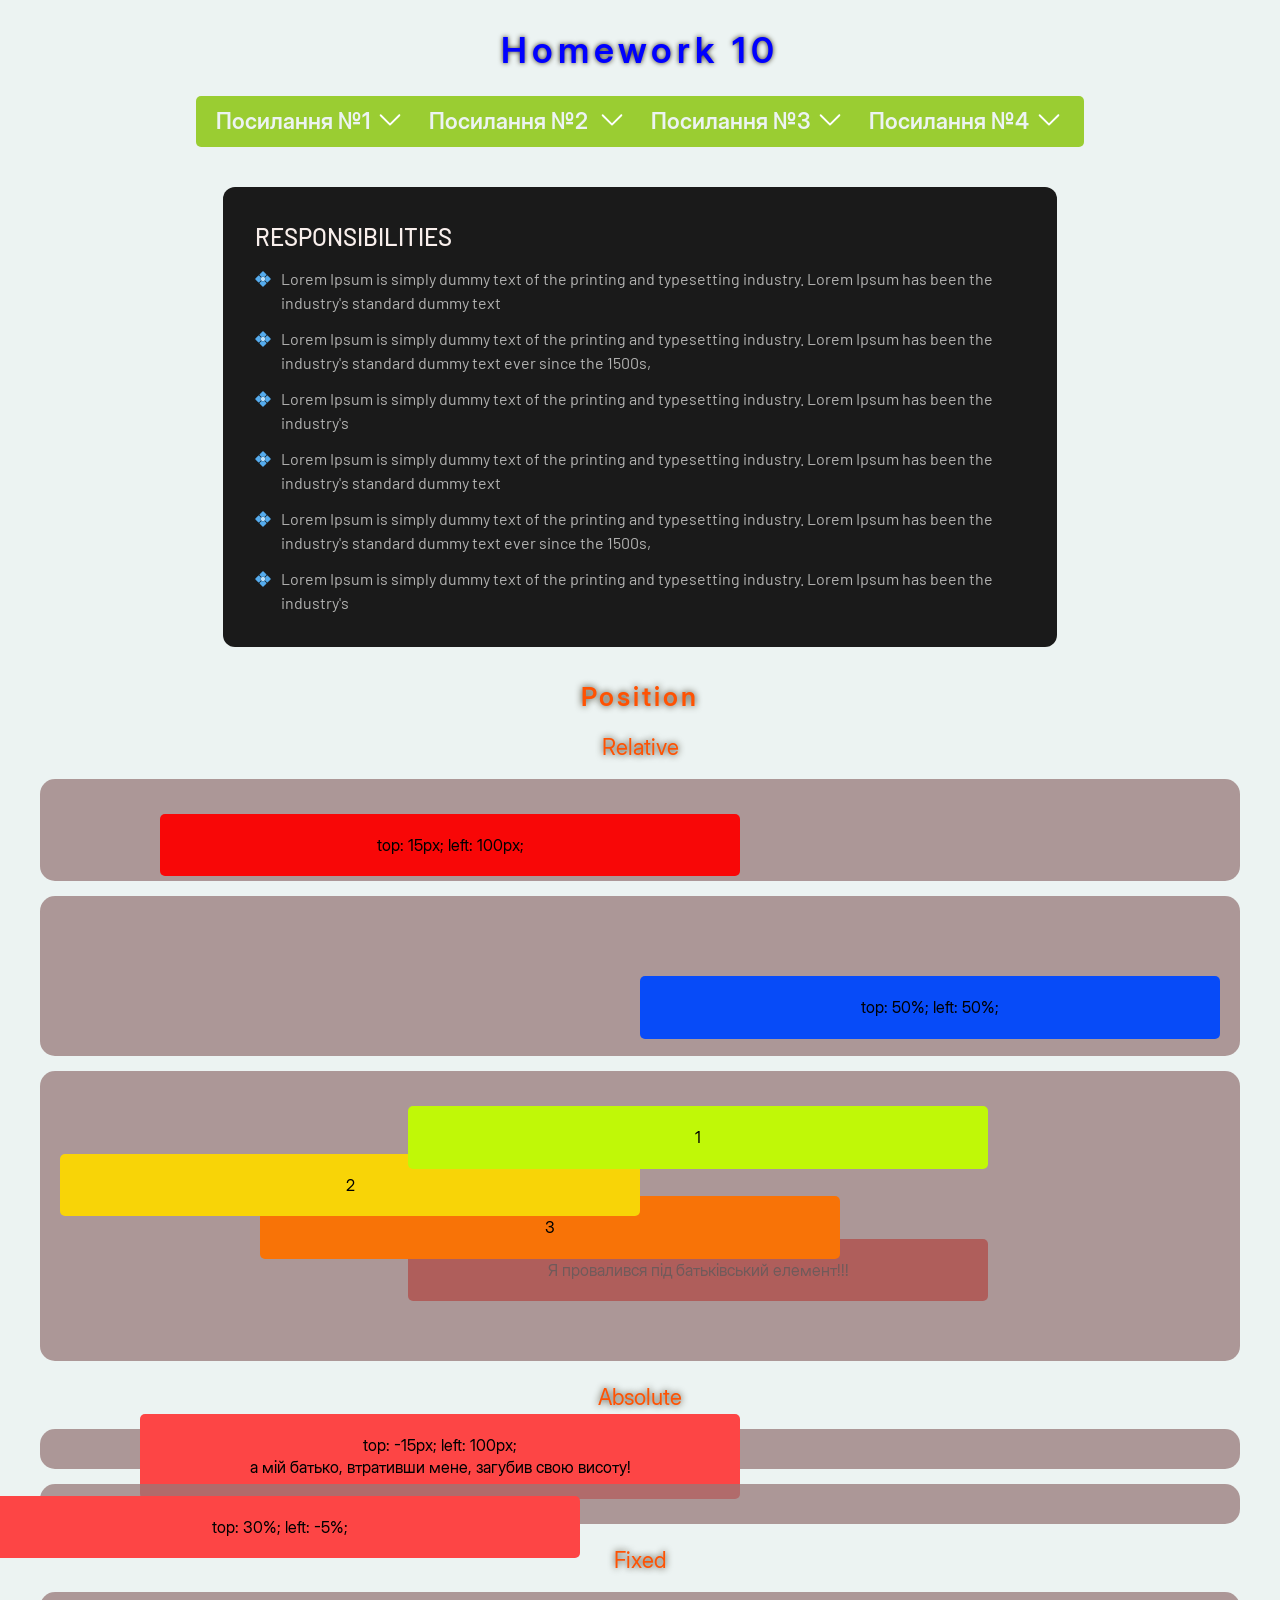
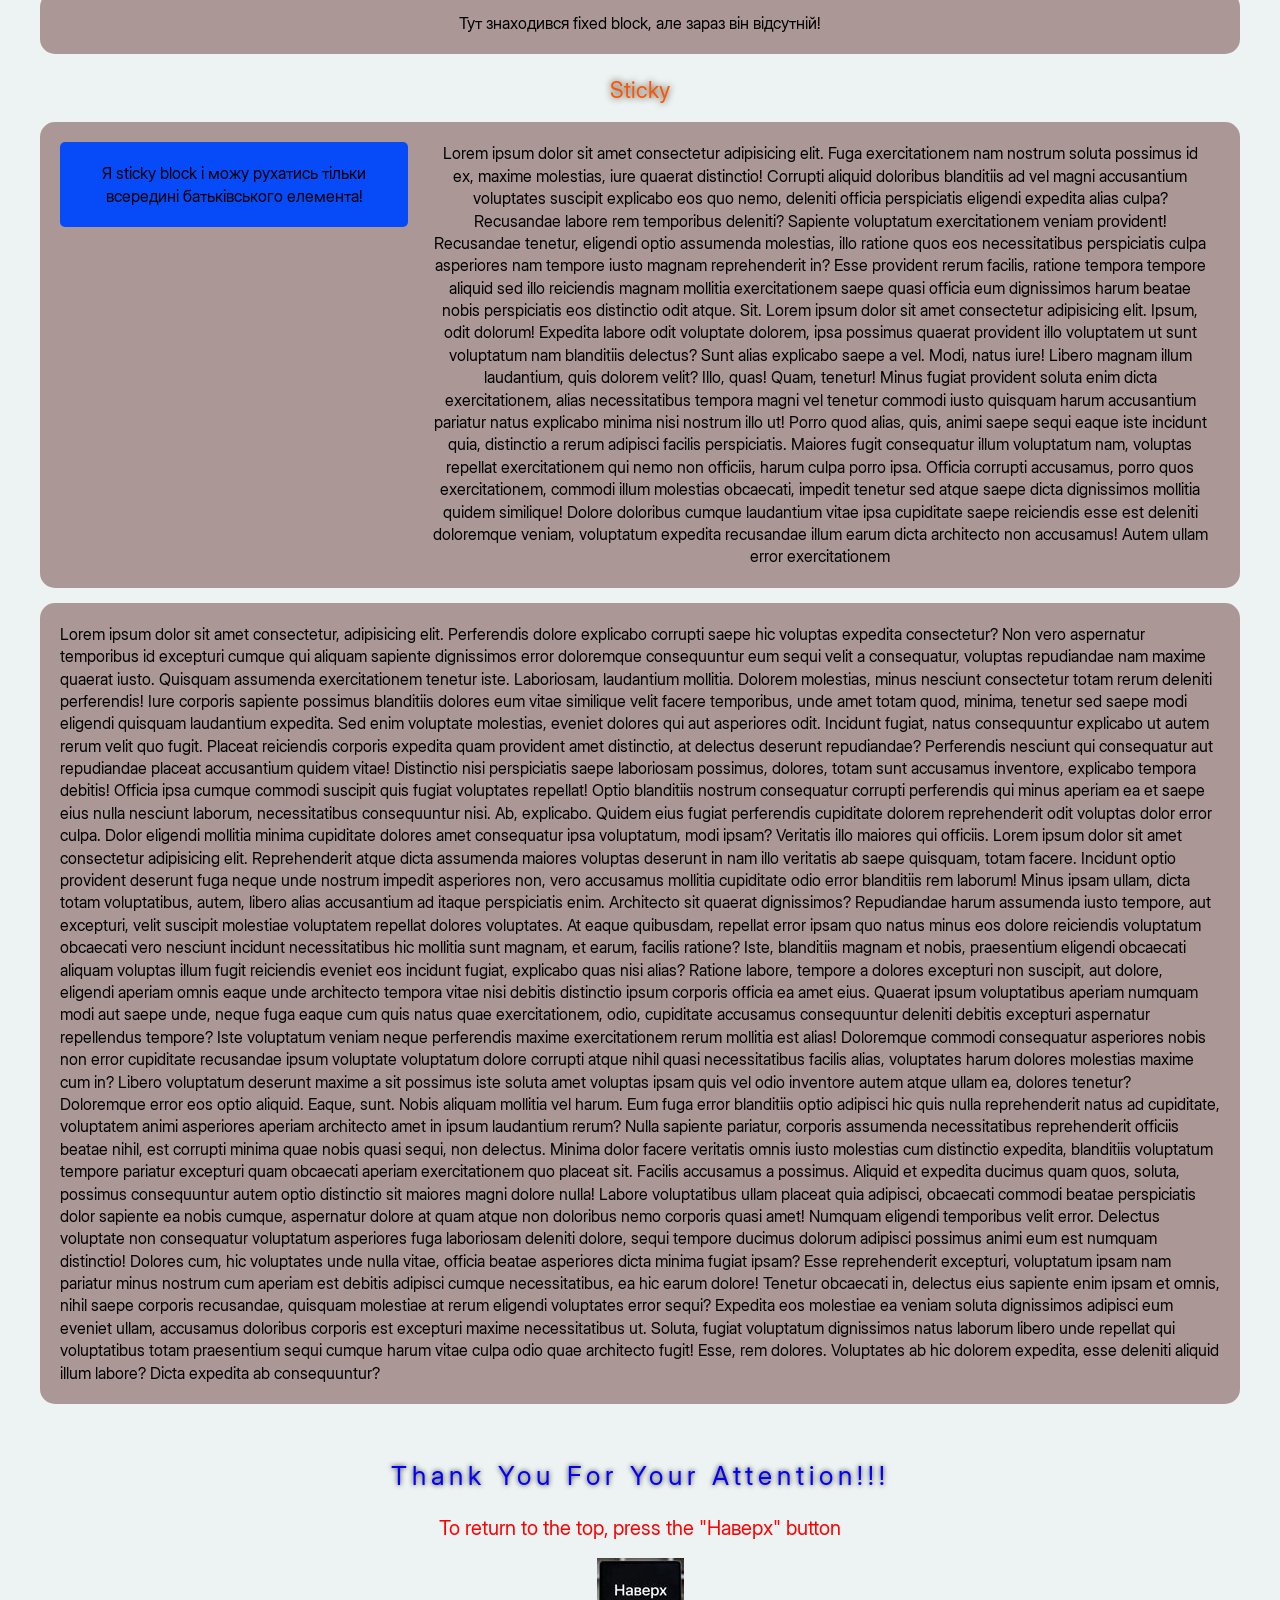
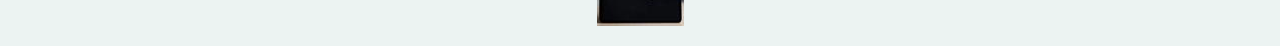
<file: homework_10/index.html>
<!doctype html>
<html lang="zxx">
	<head>
		<meta charset="UTF-8" />
		<meta name="viewport" content="width=device-width, initial-scale=1.0" />

		<link rel="stylesheet" href="css/fonts.css" />
		<link rel="stylesheet" href="css/reset.css" />
		<link rel="stylesheet" href="css/style.css" />
		<title>Homework 10</title>
		<link rel="preconnect" href="https://fonts.googleapis.com" />
		<link rel="preconnect" href="https://fonts.gstatic.com" crossorigin />
		<link href="https://fonts.googleapis.com/css2?family=Barlow:wght@400;500&display=swap" rel="stylesheet" />
	</head>
	<body>
		<div class="wrapper">
			<header class="header">
				<div class="header__container">
					<h1 id="top" class="header__title title title--big">Homework 10</h1>
					<div class="header__menu menu">
						<div class="menu__body">
							<ul class="menu__list">
								<li class="menu__item"><a href="#" class="menu__link">Посилання №1</a></li>
								<li class="menu__item">
									<a href="#" class="menu__link">Посилання №2</a>
									<ul class="menu__sub-menu sub-menu">
										<li class="sub-menu__item"><a href="#" class="sub-menu__link">Посилання №1</a></li>
										<li class="sub-menu__item">
											<a href="#" class="sub-menu__link">Посилання №2</a>
											<ul class="sub-menu__dropdown dropdown">
												<li class="dropdown__item"><a href="#" class="dropdown__link">Посилання №1</a></li>
												<li class="dropdown__item"><a href="#" class="dropdown__link">Посилання №2</a></li>
												<li class="dropdown__item"><a href="#" class="dropdown__link">Посилання №3</a></li>
												<li class="dropdown__item"><a href="#" class="dropdown__link">Посилання №4</a></li>
											</ul>
										</li>
										<li class="sub-menu__item"><a href="#" class="sub-menu__link">Посилання №3</a></li>
										<li class="sub-menu__item"><a href="#" class="sub-menu__link">Посилання №4</a></li>
									</ul>
								</li>
								<li class="menu__item"><a href="#" class="menu__link">Посилання №3</a></li>
								<li class="menu__item"><a href="#" class="menu__link">Посилання №4</a></li>
							</ul>
						</div>
					</div>
				</div>
			</header>
			<main class="page">
				<div class="page__container">
					<div class="page__article article">
						<h2 class="article__title">Responsibilities</h2>
						<div class="article__text">
							<p>Lorem Ipsum is simply dummy text of the printing and typesetting industry. Lorem Ipsum has been the industry's standard dummy text</p>
							<p>Lorem Ipsum is simply dummy text of the printing and typesetting industry. Lorem Ipsum has been the industry's standard dummy text ever since the 1500s,</p>
							<p>Lorem Ipsum is simply dummy text of the printing and typesetting industry. Lorem Ipsum has been the industry's</p>
							<p>Lorem Ipsum is simply dummy text of the printing and typesetting industry. Lorem Ipsum has been the industry's standard dummy text</p>
							<p>Lorem Ipsum is simply dummy text of the printing and typesetting industry. Lorem Ipsum has been the industry's standard dummy text ever since the 1500s,</p>
							<p>Lorem Ipsum is simply dummy text of the printing and typesetting industry. Lorem Ipsum has been the industry's</p>
						</div>
					</div>
					<div class="page__position position">
						<h2 class="position__title title-position title-position--big">Position</h2>
						<div class="position__body body-position">
							<div class="body-position__relative relative">
								<h3 class="relative__title title-position">Relative</h3>
								<div class="relative__body">
									<div class="relative__block relative__block--px">top: 15px; left: 100px;</div>
								</div>
								<div class="relative__body relative__body--height">
									<div class="relative__block relative__block--percent">top: 50%; left: 50%;</div>
								</div>
								<div class="relative__body">
									<div class="relative__block relative__block--z-index-1">1</div>
									<div class="relative__block relative__block--z-index-2">2</div>
									<div class="relative__block relative__block--z-index-3">3</div>
									<div class="relative__block relative__block--z-index-4">Я провалився під батьківський елемент!!!</div>
								</div>
							</div>
							<div class="body-position__absolute absolute">
								<h3 class="absolute__title title-position">Absolute</h3>
								<div class="absolute__body">
									<div class="absolute__block absolute__block--px">
										top: -15px; left: 100px;<br />
										а мій батько, втративши мене, загубив свою висоту!
									</div>
								</div>
								<div class="absolute__body">
									<div class="absolute__block absolute__block--percent">top: 30%; left: -5%;</div>
								</div>
							</div>
							<div class="body-position__fixed fixed">
								<h3 class="fixed__title title-position">Fixed</h3>
								<div class="fixed__body">
									<p>Тут знаходився fixed block, але зараз він відсутній!</p>
									<div class="fixed__block">Я fixed block, тому позиціонуюсь тільки відносно в'юпорта, але щоб нікому не заважати буду мати z-index: -10;</div>
								</div>
							</div>
							<div class="body-position__sticky sticky">
								<h3 class="sticky__title title-position">Sticky</h3>
								<div class="sticky__body">
									<div class="sticky__block">Я sticky block і можу рухатись тільки всередині батьківського елемента!</div>
									<div class="sticky__text">
										<p>
											Lorem ipsum dolor sit amet consectetur adipisicing elit. Fuga exercitationem nam nostrum soluta possimus id ex, maxime molestias, iure quaerat distinctio! Corrupti aliquid doloribus blanditiis ad vel magni accusantium voluptates suscipit explicabo eos quo nemo, deleniti officia perspiciatis eligendi expedita alias culpa? Recusandae labore rem temporibus deleniti? Sapiente voluptatum exercitationem veniam provident! Recusandae tenetur, eligendi optio assumenda molestias, illo ratione quos eos necessitatibus perspiciatis culpa asperiores nam tempore iusto magnam reprehenderit in? Esse provident rerum facilis, ratione tempora tempore aliquid sed illo reiciendis magnam mollitia exercitationem saepe quasi officia eum dignissimos harum beatae nobis perspiciatis eos distinctio odit atque. Sit. Lorem ipsum dolor sit amet consectetur adipisicing elit. Ipsum, odit dolorum! Expedita labore odit voluptate dolorem, ipsa possimus quaerat provident illo voluptatem ut sunt voluptatum nam blanditiis delectus? Sunt alias explicabo saepe a vel. Modi, natus iure! Libero magnam illum laudantium, quis dolorem velit? Illo, quas! Quam, tenetur! Minus fugiat provident soluta enim
											dicta exercitationem, alias necessitatibus tempora magni vel tenetur commodi iusto quisquam harum accusantium pariatur natus explicabo minima nisi nostrum illo ut! Porro quod alias, quis, animi saepe sequi eaque iste incidunt quia, distinctio a rerum adipisci facilis perspiciatis. Maiores fugit consequatur illum voluptatum nam, voluptas repellat exercitationem qui nemo non officiis, harum culpa porro ipsa. Officia corrupti accusamus, porro quos exercitationem, commodi illum molestias obcaecati, impedit tenetur sed atque saepe dicta dignissimos mollitia quidem similique! Dolore doloribus cumque laudantium vitae ipsa cupiditate saepe reiciendis esse est deleniti doloremque veniam, voluptatum expedita recusandae illum earum dicta architecto non accusamus! Autem ullam error exercitationem
										</p>
									</div>
								</div>
								<div class="sticky__text-test">
									<p>
										Lorem ipsum dolor sit amet consectetur, adipisicing elit. Perferendis dolore explicabo corrupti saepe hic voluptas expedita consectetur? Non vero aspernatur temporibus id excepturi cumque qui aliquam sapiente dignissimos error doloremque consequuntur eum sequi velit a consequatur, voluptas repudiandae nam maxime quaerat iusto. Quisquam assumenda exercitationem tenetur iste. Laboriosam, laudantium mollitia. Dolorem molestias, minus nesciunt consectetur totam rerum deleniti perferendis! Iure corporis sapiente possimus blanditiis dolores eum vitae similique velit facere temporibus, unde amet totam quod, minima, tenetur sed saepe modi eligendi quisquam laudantium expedita. Sed enim voluptate molestias, eveniet dolores qui aut asperiores odit. Incidunt fugiat, natus consequuntur explicabo ut autem rerum velit quo fugit. Placeat reiciendis corporis expedita quam provident amet distinctio, at delectus deserunt repudiandae? Perferendis nesciunt qui consequatur aut repudiandae placeat accusantium quidem vitae! Distinctio nisi perspiciatis saepe laboriosam possimus, dolores, totam sunt accusamus inventore, explicabo tempora debitis! Officia ipsa cumque commodi suscipit
										quis fugiat voluptates repellat! Optio blanditiis nostrum consequatur corrupti perferendis qui minus aperiam ea et saepe eius nulla nesciunt laborum, necessitatibus consequuntur nisi. Ab, explicabo. Quidem eius fugiat perferendis cupiditate dolorem reprehenderit odit voluptas dolor error culpa. Dolor eligendi mollitia minima cupiditate dolores amet consequatur ipsa voluptatum, modi ipsam? Veritatis illo maiores qui officiis. Lorem ipsum dolor sit amet consectetur adipisicing elit. Reprehenderit atque dicta assumenda maiores voluptas deserunt in nam illo veritatis ab saepe quisquam, totam facere. Incidunt optio provident deserunt fuga neque unde nostrum impedit asperiores non, vero accusamus mollitia cupiditate odio error blanditiis rem laborum! Minus ipsam ullam, dicta totam voluptatibus, autem, libero alias accusantium ad itaque perspiciatis enim. Architecto sit quaerat dignissimos? Repudiandae harum assumenda iusto tempore, aut excepturi, velit suscipit molestiae voluptatem repellat dolores voluptates. At eaque quibusdam, repellat error ipsam quo natus minus eos dolore reiciendis voluptatum obcaecati vero nesciunt incidunt necessitatibus hic mollitia sunt
										magnam, et earum, facilis ratione? Iste, blanditiis magnam et nobis, praesentium eligendi obcaecati aliquam voluptas illum fugit reiciendis eveniet eos incidunt fugiat, explicabo quas nisi alias? Ratione labore, tempore a dolores excepturi non suscipit, aut dolore, eligendi aperiam omnis eaque unde architecto tempora vitae nisi debitis distinctio ipsum corporis officia ea amet eius. Quaerat ipsum voluptatibus aperiam numquam modi aut saepe unde, neque fuga eaque cum quis natus quae exercitationem, odio, cupiditate accusamus consequuntur deleniti debitis excepturi aspernatur repellendus tempore? Iste voluptatum veniam neque perferendis maxime exercitationem rerum mollitia est alias! Doloremque commodi consequatur asperiores nobis non error cupiditate recusandae ipsum voluptate voluptatum dolore corrupti atque nihil quasi necessitatibus facilis alias, voluptates harum dolores molestias maxime cum in? Libero voluptatum deserunt maxime a sit possimus iste soluta amet voluptas ipsam quis vel odio inventore autem atque ullam ea, dolores tenetur? Doloremque error eos optio aliquid. Eaque, sunt. Nobis aliquam mollitia vel harum. Eum fuga error blanditiis optio adipisci
										hic quis nulla reprehenderit natus ad cupiditate, voluptatem animi asperiores aperiam architecto amet in ipsum laudantium rerum? Nulla sapiente pariatur, corporis assumenda necessitatibus reprehenderit officiis beatae nihil, est corrupti minima quae nobis quasi sequi, non delectus. Minima dolor facere veritatis omnis iusto molestias cum distinctio expedita, blanditiis voluptatum tempore pariatur excepturi quam obcaecati aperiam exercitationem quo placeat sit. Facilis accusamus a possimus. Aliquid et expedita ducimus quam quos, soluta, possimus consequuntur autem optio distinctio sit maiores magni dolore nulla! Labore voluptatibus ullam placeat quia adipisci, obcaecati commodi beatae perspiciatis dolor sapiente ea nobis cumque, aspernatur dolore at quam atque non doloribus nemo corporis quasi amet! Numquam eligendi temporibus velit error. Delectus voluptate non consequatur voluptatum asperiores fuga laboriosam deleniti dolore, sequi tempore ducimus dolorum adipisci possimus animi eum est numquam distinctio! Dolores cum, hic voluptates unde nulla vitae, officia beatae asperiores dicta minima fugiat ipsam? Esse reprehenderit excepturi, voluptatum ipsam nam pariatur
										minus nostrum cum aperiam est debitis adipisci cumque necessitatibus, ea hic earum dolore! Tenetur obcaecati in, delectus eius sapiente enim ipsam et omnis, nihil saepe corporis recusandae, quisquam molestiae at rerum eligendi voluptates error sequi? Expedita eos molestiae ea veniam soluta dignissimos adipisci eum eveniet ullam, accusamus doloribus corporis est excepturi maxime necessitatibus ut. Soluta, fugiat voluptatum dignissimos natus laborum libero unde repellat qui voluptatibus totam praesentium sequi cumque harum vitae culpa odio quae architecto fugit! Esse, rem dolores. Voluptates ab hic dolorem expedita, esse deleniti aliquid illum labore? Dicta expedita ab consequuntur?
									</p>
								</div>
							</div>
						</div>
					</div>
				</div>
			</main>
			<footer class="footer">
				<div class="footer__container">
					<h2 class="footer__title title">Thank you for your attention!!!</h2>
					<div class="footer__text">
						<p>To return to the top, press the "Наверх" button</p>
					</div>
					<a class="footer__link" href="#top">
						<div class="footer__image">
							<img src="img/tablet.jpg" alt="Tablet in the form of a button with the inscription: Up" />
						</div>
					</a>
				</div>
			</footer>
		</div>
	</body>
</html>
</file>
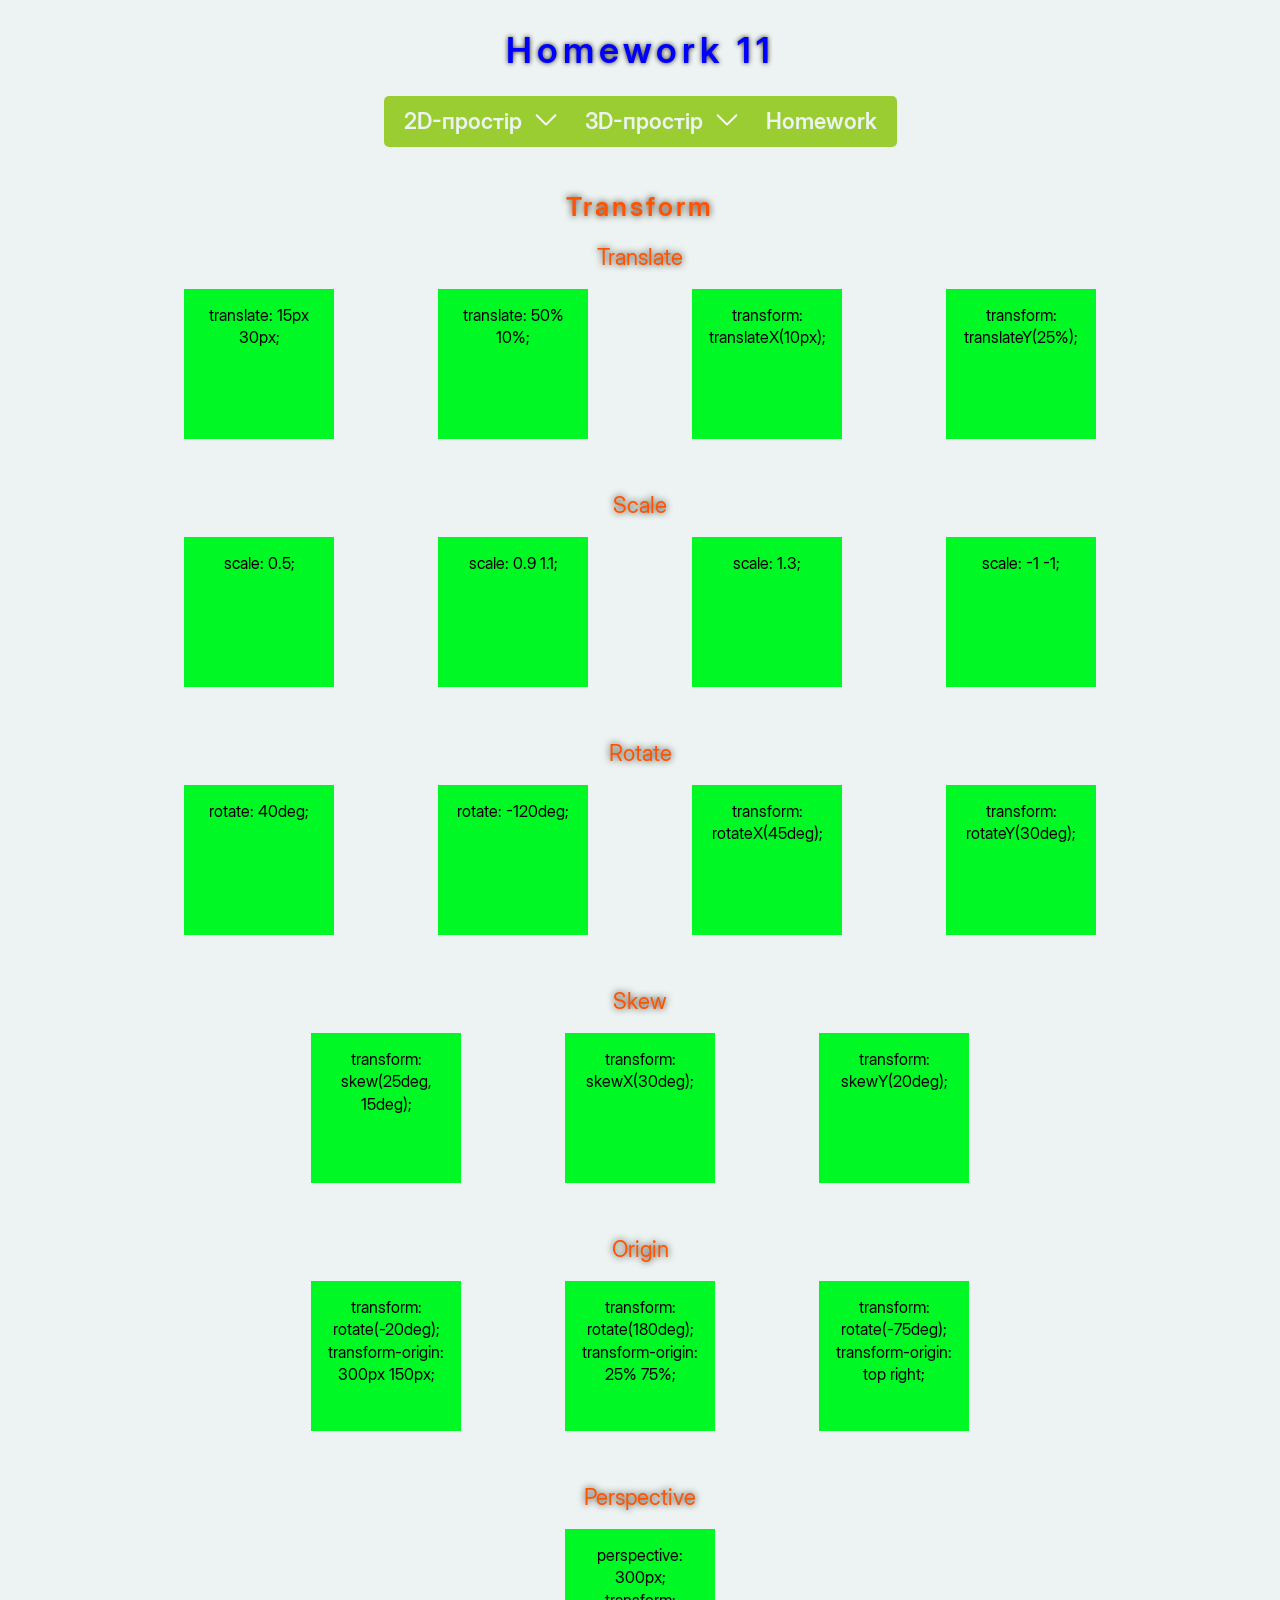
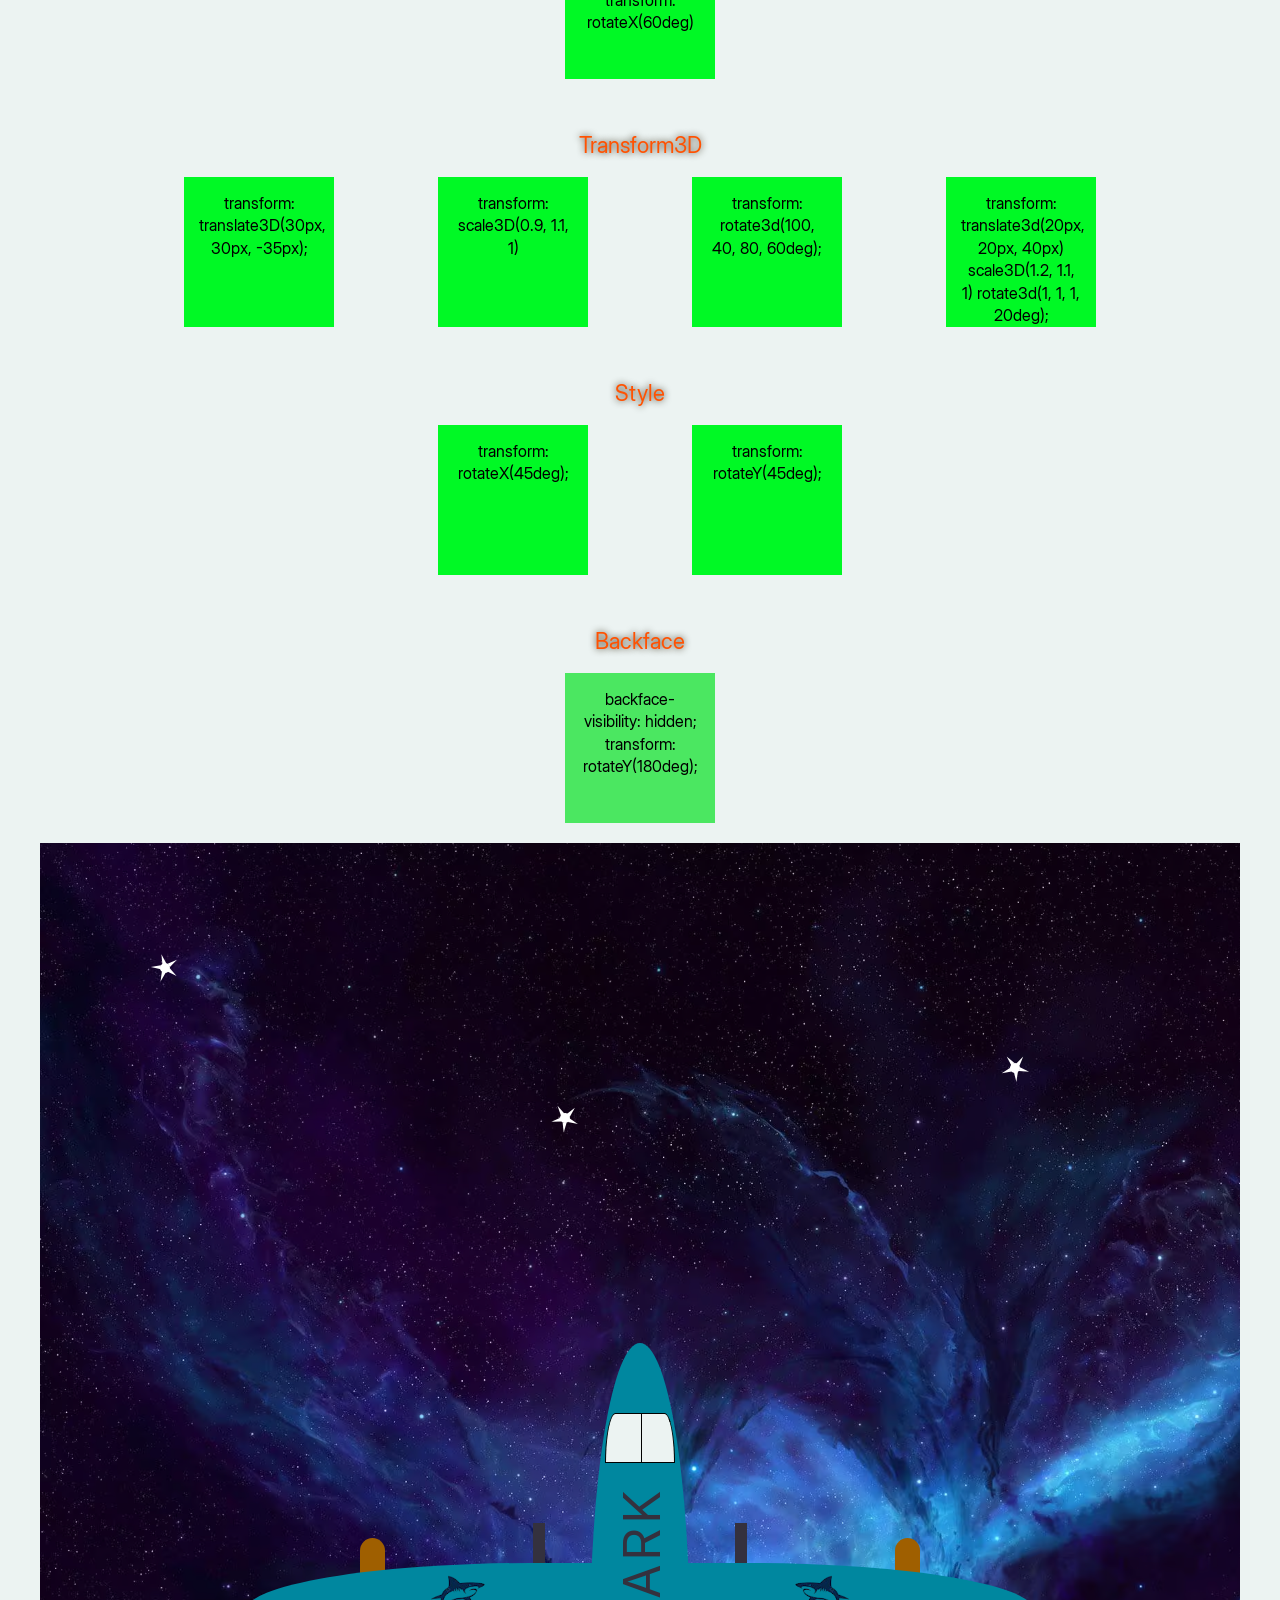
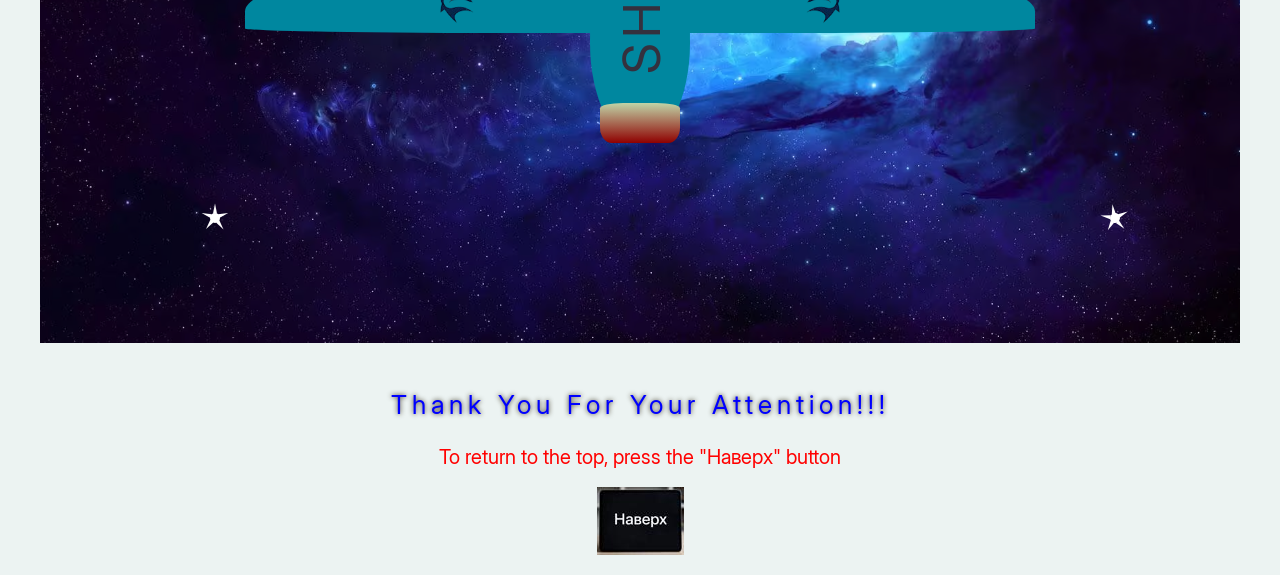
<file: homework_11/index.html>
<!doctype html>
<html lang="zxx">
	<head>
		<meta charset="UTF-8" />
		<meta name="viewport" content="width=device-width, initial-scale=1.0" />
		<link rel="stylesheet" href="css/fonts.css" />
		<link rel="stylesheet" href="css/reset.css" />
		<link rel="stylesheet" href="css/style.css" />
		<title>Homework 11</title>
	</head>
	<body>
		<div class="wrapper">
			<header class="header">
				<div class="header__container">
					<h1 class="header__title title title--big">Homework 11</h1>
					<div class="header__menu menu">
						<div class="menu__body">
							<ul class="menu__list">
								<li class="menu__item">
									<a href="#" class="menu__link">2D-простір</a>
									<ul class="menu__sub-menu sub-menu">
										<li class="sub-menu__item"><a href="#transl" class="sub-menu__link">Translate</a></li>
										<li class="sub-menu__item">
											<a href="#scal" class="sub-menu__link">Scale</a>
										</li>
										<li class="sub-menu__item"><a href="#rotat" class="sub-menu__link">Rotate</a></li>
										<li class="sub-menu__item"><a href="#skw" class="sub-menu__link">Skew</a></li>
										<li class="sub-menu__item"><a href="#orig" class="sub-menu__link">Origin</a></li>
									</ul>
								</li>
								<li class="menu__item">
									<a href="#" class="menu__link">3D-простір</a>
									<ul class="menu__sub-menu sub-menu">
										<li class="sub-menu__item"><a href="#perspect" class="sub-menu__link">Perspective</a></li>
										<li class="sub-menu__item">
											<a href="#transf" class="sub-menu__link">Transform3D</a>
										</li>
										<li class="sub-menu__item"><a href="#styl" class="sub-menu__link">Style</a></li>
										<li class="sub-menu__item"><a href="#back" class="sub-menu__link">Backface</a></li>
									</ul>
								</li>
								<li class="menu__item"><a href="#hw" class="menu__link">Homework</a></li>
							</ul>
						</div>
					</div>
				</div>
			</header>
			<main id="top" class="page">
				<div class="page__container">
					<div class="page__transform transform">
						<h2 class="transform__title title-transform title-transform--big">Transform</h2>
						<div class="transform__body body-transform">
							<div id="transl" class="body-transform__translate translate">
								<h3 class="translate__title title-transform">Translate</h3>
								<div class="translate__body">
									<div class="translate__block translate__block--px">translate: 15px 30px;</div>
								</div>
								<div class="translate__body">
									<div class="translate__block translate__block--percent">translate: 50% 10%;</div>
								</div>
								<div class="translate__body">
									<div class="translate__block translate__block--x">transform: translateX(10px);</div>
								</div>
								<div class="translate__body">
									<div class="translate__block translate__block--y">transform: translateY(25%);</div>
								</div>
							</div>
							<div id="scal" class="body-transform__scale scale">
								<h3 class="scale__title title-transform">Scale</h3>
								<div class="scale__body">
									<div class="scale__block scale__block--short">scale: 0.5;</div>
								</div>
								<div class="scale__body">
									<div class="scale__block scale__block--average">scale: 0.9 1.1;</div>
								</div>
								<div class="scale__body">
									<div class="scale__block scale__block--high">scale: 1.3;</div>
								</div>
								<div class="scale__body">
									<div class="scale__block scale__block--mirror">scale: -1 -1;</div>
								</div>
							</div>
							<div id="rotat" class="body-transform__rotate rotate">
								<h3 class="rotate__title title-transform">Rotate</h3>
								<div class="rotate__body">
									<div class="rotate__block rotate__block--clockwise">rotate: 40deg;</div>
								</div>
								<div class="rotate__body">
									<div class="rotate__block rotate__block--counterclockwise">rotate: -120deg;</div>
								</div>
								<div class="rotate__body">
									<div class="rotate__block rotate__block--x">transform: rotateX(45deg);</div>
								</div>
								<div class="rotate__body">
									<div class="rotate__block rotate__block--y">transform: rotateY(30deg);</div>
								</div>
							</div>
							<div id="skw" class="body-transform__skew skew">
								<h3 class="skew__title title-transform">Skew</h3>
								<div class="skew__body">
									<div class="skew__block skew__block--skew">transform: skew(25deg, 15deg);</div>
								</div>
								<div class="skew__body">
									<div class="skew__block skew__block--x">transform: skewX(30deg);</div>
								</div>
								<div class="skew__body">
									<div class="skew__block skew__block--y">transform: skewY(20deg);</div>
								</div>
							</div>
							<div id="orig" class="body-transform__origin origin">
								<h3 class="origin__title title-transform">Origin</h3>
								<div class="origin__body">
									<div class="origin__block origin__block--px">transform: rotate(-20deg); transform-origin: 300px 150px;</div>
								</div>
								<div class="origin__body">
									<div class="origin__block origin__block--percent">transform: rotate(180deg); transform-origin: 25% 75%;</div>
								</div>
								<div class="origin__body">
									<div class="origin__block origin__block--word">transform: rotate(-75deg); transform-origin: top right;</div>
								</div>
							</div>
							<div id="perspect" class="body-transform__perspective perspective">
								<h3 class="perspective__title title-transform">Perspective</h3>
								<div class="perspective__body">
									<div class="perspective__block">perspective: 300px; transform: rotateX(60deg)</div>
								</div>
							</div>
							<div id="transf" class="body-transform__transform3d transform3d">
								<h3 class="transform3d__title title-transform">Transform3D</h3>
								<div class="transform3d__body">
									<div class="transform3d__block transform3d__translate3d">transform: translate3D(30px, 30px, -35px);</div>
								</div>
								<div class="transform3d__body">
									<div class="transform3d__block transform3d__block--scale3d">transform: scale3D(0.9, 1.1, 1)</div>
								</div>
								<div class="transform3d__body">
									<div class="transform3d__block transform3d__block--rotate3d">transform: rotate3d(100, 40, 80, 60deg);</div>
								</div>
								<div class="transform3d__body">
									<div class="transform3d__block transform3d__block--multi3d">transform: translate3d(20px, 20px, 40px) scale3D(1.2, 1.1, 1) rotate3d(1, 1, 1, 20deg);</div>
								</div>
							</div>
							<div id="styl" class="body-transform__style style">
								<h3 class="style__title title-transform">Style</h3>
								<div class="style__body">
									<div class="style__block style__block--x">transform: rotateX(45deg);</div>
								</div>
								<div class="style__body">
									<div class="style__block style__block--y">transform: rotateY(45deg);</div>
								</div>
							</div>
							<div id="back" class="body-transform__backface backface">
								<h3 class="backface__title title-transform">Backface</h3>
								<div class="backface__body">
									<div class="backface__block">backface-visibility: hidden; transform: rotateY(180deg);</div>
								</div>
							</div>
						</div>
					</div>
					<div id="hw" class="page__homework spaceship">
						<div class="spaceship__body body-spaceship">
							<div class="body-spaceship__stars stars">
								<div class="stars__item star">
									<div class="star__center">
										<div class="star__beam"></div>
										<div class="star__beam"></div>
										<div class="star__beam"></div>
										<div class="star__beam"></div>
										<div class="star__beam"></div>
									</div>
								</div>
								<div class="stars__item star">
									<div class="star__center">
										<div class="star__beam"></div>
										<div class="star__beam"></div>
										<div class="star__beam"></div>
										<div class="star__beam"></div>
										<div class="star__beam"></div>
									</div>
								</div>
								<div class="stars__item star">
									<div class="star__center">
										<div class="star__beam"></div>
										<div class="star__beam"></div>
										<div class="star__beam"></div>
										<div class="star__beam"></div>
										<div class="star__beam"></div>
									</div>
								</div>
								<div class="stars__item star">
									<div class="star__center">
										<div class="star__beam"></div>
										<div class="star__beam"></div>
										<div class="star__beam"></div>
										<div class="star__beam"></div>
										<div class="star__beam"></div>
									</div>
								</div>
								<div class="stars__item star">
									<div class="star__center">
										<div class="star__beam"></div>
										<div class="star__beam"></div>
										<div class="star__beam"></div>
										<div class="star__beam"></div>
										<div class="star__beam"></div>
									</div>
								</div>
							</div>
							<div class="body-spaceship__carcase carcase">
								<div class="carcase__cabin"></div>
								<div class="carcase__body"></div>
								<div class="carcase__wing wing">
									<div class="wing__body"></div>
									<div class="wing__weapon"></div>
									<div class="wing__rocket"></div>
								</div>
								<div class="carcase__wing wing wing--left">
									<div class="wing__body"></div>
									<div class="wing__weapon"></div>
									<div class="wing__rocket"></div>
								</div>
								<div class="carcase__engine"></div>
							</div>
						</div>
					</div>
				</div>
			</main>
			<footer class="footer">
				<div class="footer__container">
					<h2 class="footer__title title">Thank you for your attention!!!</h2>
					<div class="footer__text">
						<p>To return to the top, press the "Наверх" button</p>
					</div>
					<a class="footer__link" href="#top">
						<div class="footer__image">
							<img src="img/tablet.jpg" alt="Tablet in the form of a button with the inscription: Up" />
						</div>
					</a>
				</div>
			</footer>
		</div>
	</body>
</html>
</file>
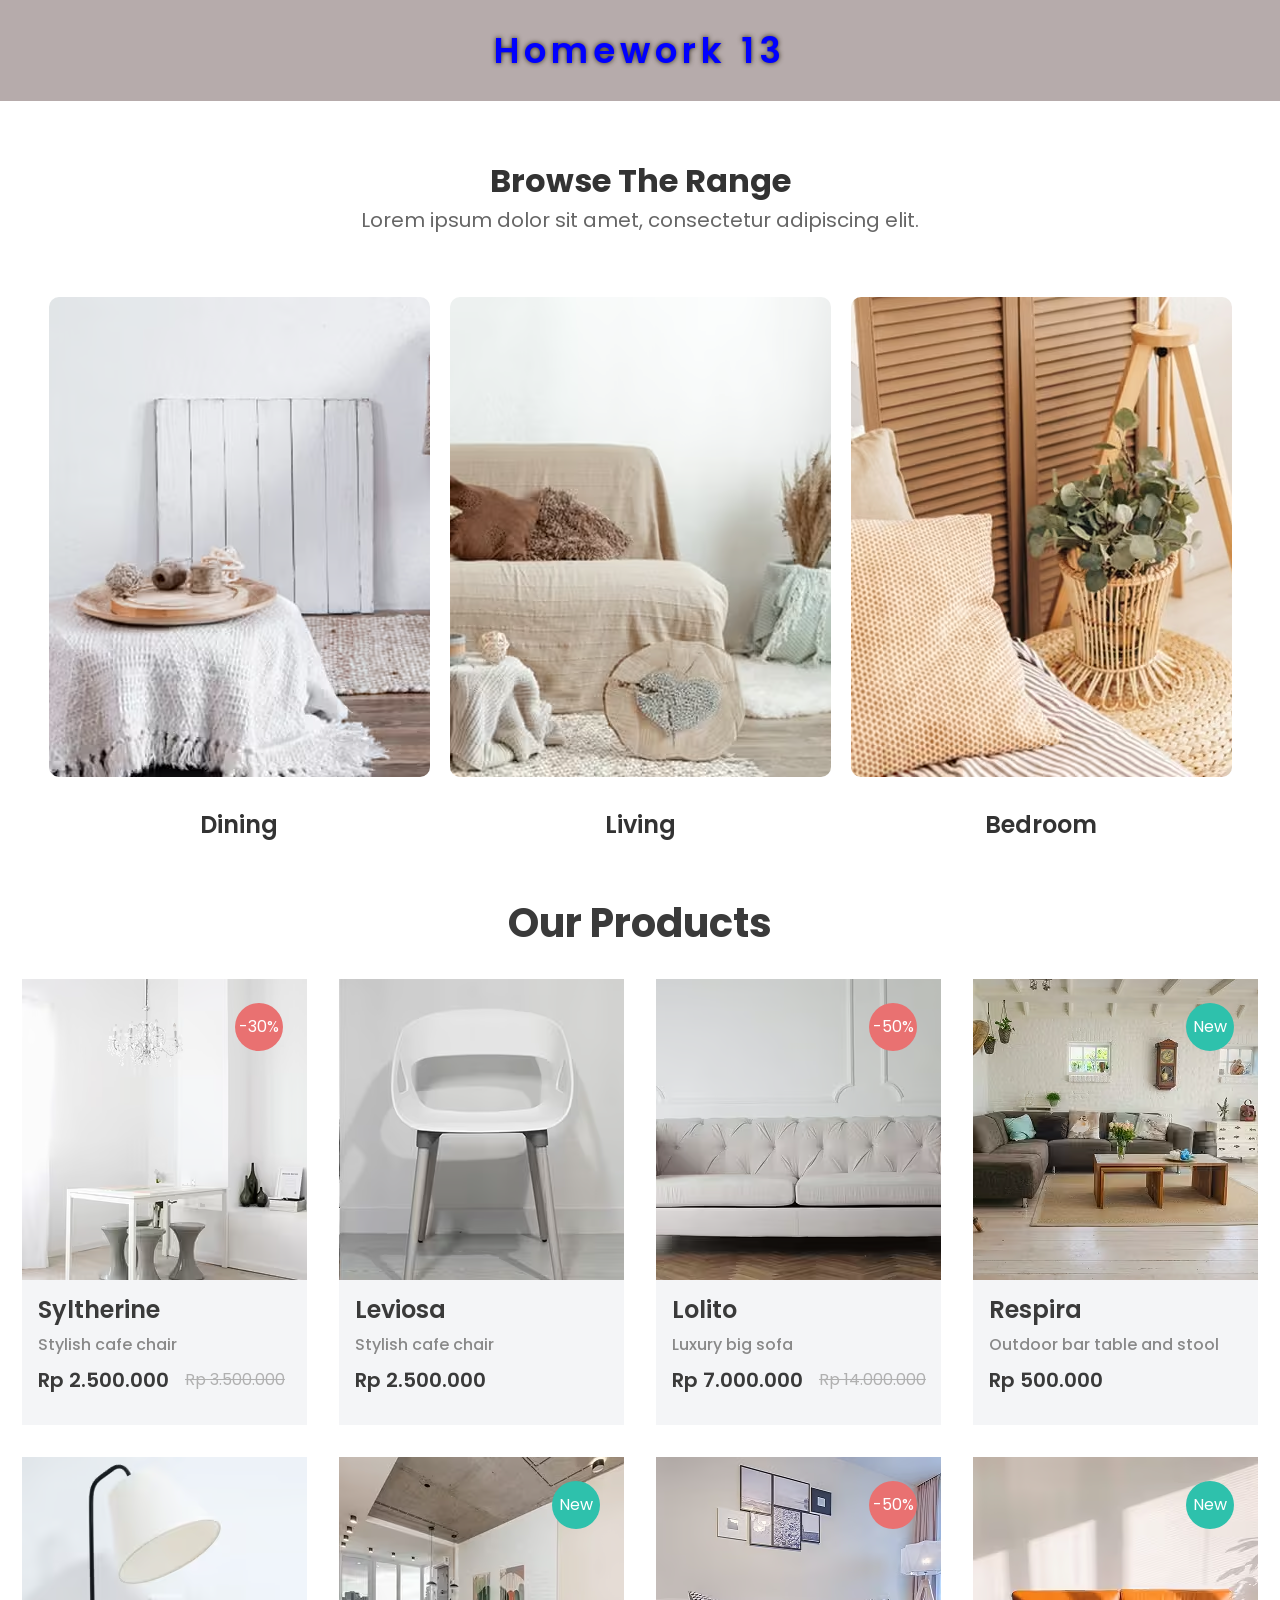
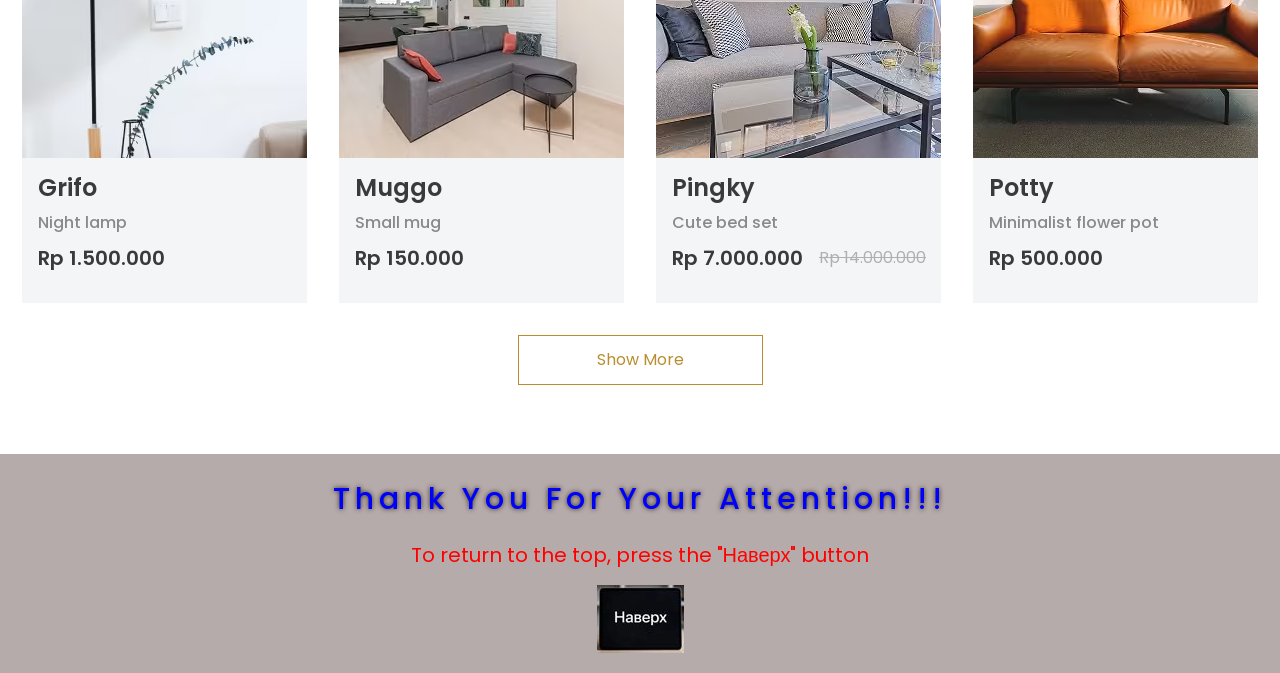
<file: homework_13/index.html>
<!doctype html>
<html lang="zxx">
	<head>
		<meta charset="UTF-8" />
		<meta name="viewport" content="width=device-width, initial-scale=1.0" />
		<link rel="preconnect" href="https://fonts.googleapis.com" />
		<link rel="preconnect" href="https://fonts.gstatic.com" crossorigin />
		<link href="https://fonts.googleapis.com/css2?family=Poppins:wght@400;500;600;700&display=swap" rel="stylesheet" />
		<link rel="stylesheet" href="css/reset.css" />
		<link rel="stylesheet" href="css/style.css" />
		<title>Homework 13</title>
	</head>
	<body>
		<div class="wrapper">
			<header id="top" class="header">
				<div class="header__container">
					<h1 class="header__title title title--big">Homework 13</h1>
				</div>
			</header>
			<main class="page">
				<div class="page__range range">
					<div class="range__container">
						<div class="range__body">
							<div class="range__header-section header-section">
								<h2 class="header-section__title title-section">Browse The Range</h2>
								<div class="header-section__text">
									<p>Lorem ipsum dolor sit amet, consectetur adipiscing elit.</p>
								</div>
							</div>
							<div class="range__items items-range">
								<div class="items-range__item item-range">
									<a href="#" class="item-range__link-image">
										<img src="img/dining.avif" alt="Dining" class="item-range__image" />
									</a>
									<h3 class="item-range__title title-section title-section--item">Dining</h3>
								</div>
								<div class="items-range__item item-range">
									<a href="#" class="item-range__link-image">
										<img src="img/living.avif" alt="Living" class="item-range__image" />
									</a>
									<h3 class="item-range__title title-section title-section--item">Living</h3>
								</div>
								<div class="items-range__item item-range">
									<a href="#" class="item-range__link-image">
										<img src="img/bedroom.avif" alt="Bedroom" class="item-range__image" />
									</a>
									<h3 class="item-range__title title-section title-section--item">Bedroom</h3>
								</div>
							</div>
						</div>
					</div>
				</div>
				<div class="page__products products">
					<div class="products__container">
						<div class="products__body">
							<div class="products__header-section header-section">
								<h2 class="header-section__title title-section title-section--big">Our Products</h2>
							</div>
							<div class="products__items items-products">
								<div class="items-products__item item-products item-products--sale">
									<div class="item-products__icon-sale">-30%</div>
									<img src="img/syltherine.avif" alt="Syltherine" class="item-products__image" />
									<div class="item-products__description">
										<h3 class="item-products__title title-section title-section--item">Syltherine</h3>
										<div class="item-products__sub-title">Stylish cafe chair</div>
										<div class="item-products__price">
											Rp 2.500.000
											<span>Rp 3.500.000</span>
										</div>
									</div>
									<div class="item-products__selected selected-products">
										<div class="selected-products__body">
											<a href="#" class="selected-products__button button-products">Add to cart</a>
											<div class="selected-products__icons icons-products">
												<div class="icons-products__icon icon-products">
													<a href="#" class="icon-products__link">
														<img src="img/share.svg" alt="Share" class="icon-products__image" />
														<div class="icon-products__text">Share</div>
													</a>
												</div>
												<div class="icons-products__icon icon-products">
													<a href="#" class="icon-products__link">
														<img src="img/compare.svg" alt="Compare" class="icon-products__image" />
														<div class="icon-products__text">Compare</div>
													</a>
												</div>
												<div class="icons-products__icon icon-products">
													<a href="#" class="icon-products__link">
														<img src="img/like.svg" alt="Like" class="icon-products__image" />
														<div class="icon-products__text">Like</div>
													</a>
												</div>
											</div>
										</div>
									</div>
								</div>
								<div class="items-products__item item-products">
									<div class="item-products__icon-sale">-30%</div>
									<img src="img/leviosa.avif" alt="Leviosa" class="item-products__image" />
									<div class="item-products__description">
										<h3 class="item-products__title title-section title-section--item">Leviosa</h3>
										<div class="item-products__sub-title">Stylish cafe chair</div>
										<div class="item-products__price">
											Rp 2.500.000
											<span>Rp 2.500.000</span>
										</div>
									</div>
									<div class="item-products__selected selected-products">
										<div class="selected-products__body">
											<a href="#" class="selected-products__button button-products">Add to cart</a>
											<div class="selected-products__icons icons-products">
												<div class="icons-products__icon icon-products">
													<a href="#" class="icon-products__link">
														<img src="img/share.svg" alt="Share" class="icon-products__image" />
														<div class="icon-products__text">Share</div>
													</a>
												</div>
												<div class="icons-products__icon icon-products">
													<a href="#" class="icon-products__link">
														<img src="img/compare.svg" alt="Compare" class="icon-products__image" />
														<div class="icon-products__text">Compare</div>
													</a>
												</div>
												<div class="icons-products__icon icon-products">
													<a href="#" class="icon-products__link">
														<img src="img/like.svg" alt="Like" class="icon-products__image" />
														<div class="icon-products__text">Like</div>
													</a>
												</div>
											</div>
										</div>
									</div>
								</div>
								<div class="items-products__item item-products item-products--sale">
									<div class="item-products__icon-sale">-50%</div>
									<img src="img/lolito.avif" alt="Lolito" class="item-products__image" />
									<div class="item-products__description">
										<h3 class="item-products__title title-section title-section--item">Lolito</h3>
										<div class="item-products__sub-title">Luxury big sofa</div>
										<div class="item-products__price">
											Rp 7.000.000
											<span>Rp 14.000.000</span>
										</div>
									</div>
									<div class="item-products__selected selected-products">
										<div class="selected-products__body">
											<a href="#" class="selected-products__button button-products">Add to cart</a>
											<div class="selected-products__icons icons-products">
												<div class="icons-products__icon icon-products">
													<a href="#" class="icon-products__link">
														<img src="img/share.svg" alt="Share" class="icon-products__image" />
														<div class="icon-products__text">Share</div>
													</a>
												</div>
												<div class="icons-products__icon icon-products">
													<a href="#" class="icon-products__link">
														<img src="img/compare.svg" alt="Compare" class="icon-products__image" />
														<div class="icon-products__text">Compare</div>
													</a>
												</div>
												<div class="icons-products__icon icon-products">
													<a href="#" class="icon-products__link">
														<img src="img/like.svg" alt="Like" class="icon-products__image" />
														<div class="icon-products__text">Like</div>
													</a>
												</div>
											</div>
										</div>
									</div>
								</div>
								<div class="items-products__item item-products item-products--new">
									<div class="item-products__icon-sale">-30%</div>
									<img src="img/respira.avif" alt="Respira" class="item-products__image" />
									<div class="item-products__description">
										<h3 class="item-products__title title-section title-section--item">Respira</h3>
										<div class="item-products__sub-title">Outdoor bar table and stool</div>
										<div class="item-products__price">
											Rp 500.000
											<span>Rp 500.000</span>
										</div>
									</div>
									<div class="item-products__selected selected-products">
										<div class="selected-products__body">
											<a href="#" class="selected-products__button button-products">Add to cart</a>
											<div class="selected-products__icons icons-products">
												<div class="icons-products__icon icon-products">
													<a href="#" class="icon-products__link">
														<img src="img/share.svg" alt="Share" class="icon-products__image" />
														<div class="icon-products__text">Share</div>
													</a>
												</div>
												<div class="icons-products__icon icon-products">
													<a href="#" class="icon-products__link">
														<img src="img/compare.svg" alt="Compare" class="icon-products__image" />
														<div class="icon-products__text">Compare</div>
													</a>
												</div>
												<div class="icons-products__icon icon-products">
													<a href="#" class="icon-products__link">
														<img src="img/like.svg" alt="Like" class="icon-products__image" />
														<div class="icon-products__text">Like</div>
													</a>
												</div>
											</div>
										</div>
									</div>
								</div>
								<div class="items-products__item item-products">
									<div class="item-products__icon-sale">-30%</div>
									<img src="img/grifo.avif" alt="Grifo" class="item-products__image" />
									<div class="item-products__description">
										<h3 class="item-products__title title-section title-section--item">Grifo</h3>
										<div class="item-products__sub-title">Night lamp</div>
										<div class="item-products__price">
											Rp 1.500.000
											<span>Rp 1.500.000</span>
										</div>
									</div>
									<div class="item-products__selected selected-products">
										<div class="selected-products__body">
											<a href="#" class="selected-products__button button-products">Add to cart</a>
											<div class="selected-products__icons icons-products">
												<div class="icons-products__icon icon-products">
													<a href="#" class="icon-products__link">
														<img src="img/share.svg" alt="Share" class="icon-products__image" />
														<div class="icon-products__text">Share</div>
													</a>
												</div>
												<div class="icons-products__icon icon-products">
													<a href="#" class="icon-products__link">
														<img src="img/compare.svg" alt="Compare" class="icon-products__image" />
														<div class="icon-products__text">Compare</div>
													</a>
												</div>
												<div class="icons-products__icon icon-products">
													<a href="#" class="icon-products__link">
														<img src="img/like.svg" alt="Like" class="icon-products__image" />
														<div class="icon-products__text">Like</div>
													</a>
												</div>
											</div>
										</div>
									</div>
								</div>
								<div class="items-products__item item-products item-products--new">
									<div class="item-products__icon-sale">-30%</div>
									<img src="img/muggo.avif" alt="Muggo" class="item-products__image" />
									<div class="item-products__description">
										<h3 class="item-products__title title-section title-section--item">Muggo</h3>
										<div class="item-products__sub-title">Small mug</div>
										<div class="item-products__price">
											Rp 150.000
											<span>Rp 150.000</span>
										</div>
									</div>
									<div class="item-products__selected selected-products">
										<div class="selected-products__body">
											<a href="#" class="selected-products__button button-products">Add to cart</a>
											<div class="selected-products__icons icons-products">
												<div class="icons-products__icon icon-products">
													<a href="#" class="icon-products__link">
														<img src="img/share.svg" alt="Share" class="icon-products__image" />
														<div class="icon-products__text">Share</div>
													</a>
												</div>
												<div class="icons-products__icon icon-products">
													<a href="#" class="icon-products__link">
														<img src="img/compare.svg" alt="Compare" class="icon-products__image" />
														<div class="icon-products__text">Compare</div>
													</a>
												</div>
												<div class="icons-products__icon icon-products">
													<a href="#" class="icon-products__link">
														<img src="img/like.svg" alt="Like" class="icon-products__image" />
														<div class="icon-products__text">Like</div>
													</a>
												</div>
											</div>
										</div>
									</div>
								</div>
								<div class="items-products__item item-products item-products--sale">
									<div class="item-products__icon-sale">-50%</div>
									<img src="img/pingky.avif" alt="Pingky" class="item-products__image" />
									<div class="item-products__description">
										<h3 class="item-products__title title-section title-section--item">Pingky</h3>
										<div class="item-products__sub-title">Cute bed set</div>
										<div class="item-products__price">
											Rp 7.000.000
											<span>Rp 14.000.000</span>
										</div>
									</div>
									<div class="item-products__selected selected-products">
										<div class="selected-products__body">
											<a href="#" class="selected-products__button button-products">Add to cart</a>
											<div class="selected-products__icons icons-products">
												<div class="icons-products__icon icon-products">
													<a href="#" class="icon-products__link">
														<img src="img/share.svg" alt="Share" class="icon-products__image" />
														<div class="icon-products__text">Share</div>
													</a>
												</div>
												<div class="icons-products__icon icon-products">
													<a href="#" class="icon-products__link">
														<img src="img/compare.svg" alt="Compare" class="icon-products__image" />
														<div class="icon-products__text">Compare</div>
													</a>
												</div>
												<div class="icons-products__icon icon-products">
													<a href="#" class="icon-products__link">
														<img src="img/like.svg" alt="Like" class="icon-products__image" />
														<div class="icon-products__text">Like</div>
													</a>
												</div>
											</div>
										</div>
									</div>
								</div>
								<div class="items-products__item item-products item-products--new">
									<div class="item-products__icon-sale">-30%</div>
									<img src="img/potty.avif" alt="Potty" class="item-products__image" />
									<div class="item-products__description">
										<h3 class="item-products__title title-section title-section--item">Potty</h3>
										<div class="item-products__sub-title">Minimalist flower pot</div>
										<div class="item-products__price">
											Rp 500.000
											<span>Rp 500.000</span>
										</div>
									</div>
									<div class="item-products__selected selected-products">
										<div class="selected-products__body">
											<a href="#" class="selected-products__button button-products">Add to cart</a>
											<div class="selected-products__icons icons-products">
												<div class="icons-products__icon icon-products">
													<a href="#" class="icon-products__link">
														<img src="img/share.svg" alt="Share" class="icon-products__image" />
														<div class="icon-products__text">Share</div>
													</a>
												</div>
												<div class="icons-products__icon icon-products">
													<a href="#" class="icon-products__link">
														<img src="img/compare.svg" alt="Compare" class="icon-products__image" />
														<div class="icon-products__text">Compare</div>
													</a>
												</div>
												<div class="icons-products__icon icon-products">
													<a href="#" class="icon-products__link">
														<img src="img/like.svg" alt="Like" class="icon-products__image" />
														<div class="icon-products__text">Like</div>
													</a>
												</div>
											</div>
										</div>
									</div>
								</div>
							</div>
							<div class="products__action"><a href="#" class="products__button button-products">Show More</a></div>
						</div>
					</div>
				</div>
			</main>
			<footer class="footer">
				<div class="footer__container">
					<h2 class="footer__title title">Thank you for your attention!!!</h2>
					<div class="footer__text">
						<p>To return to the top, press the "Наверх" button</p>
					</div>
					<a class="footer__link" href="#top">
						<div class="footer__image">
							<img src="img/tablet.jpg" alt="Tablet in the form of a button with the inscription: Up" />
						</div>
					</a>
				</div>
			</footer>
		</div>
	</body>
</html>
</file>
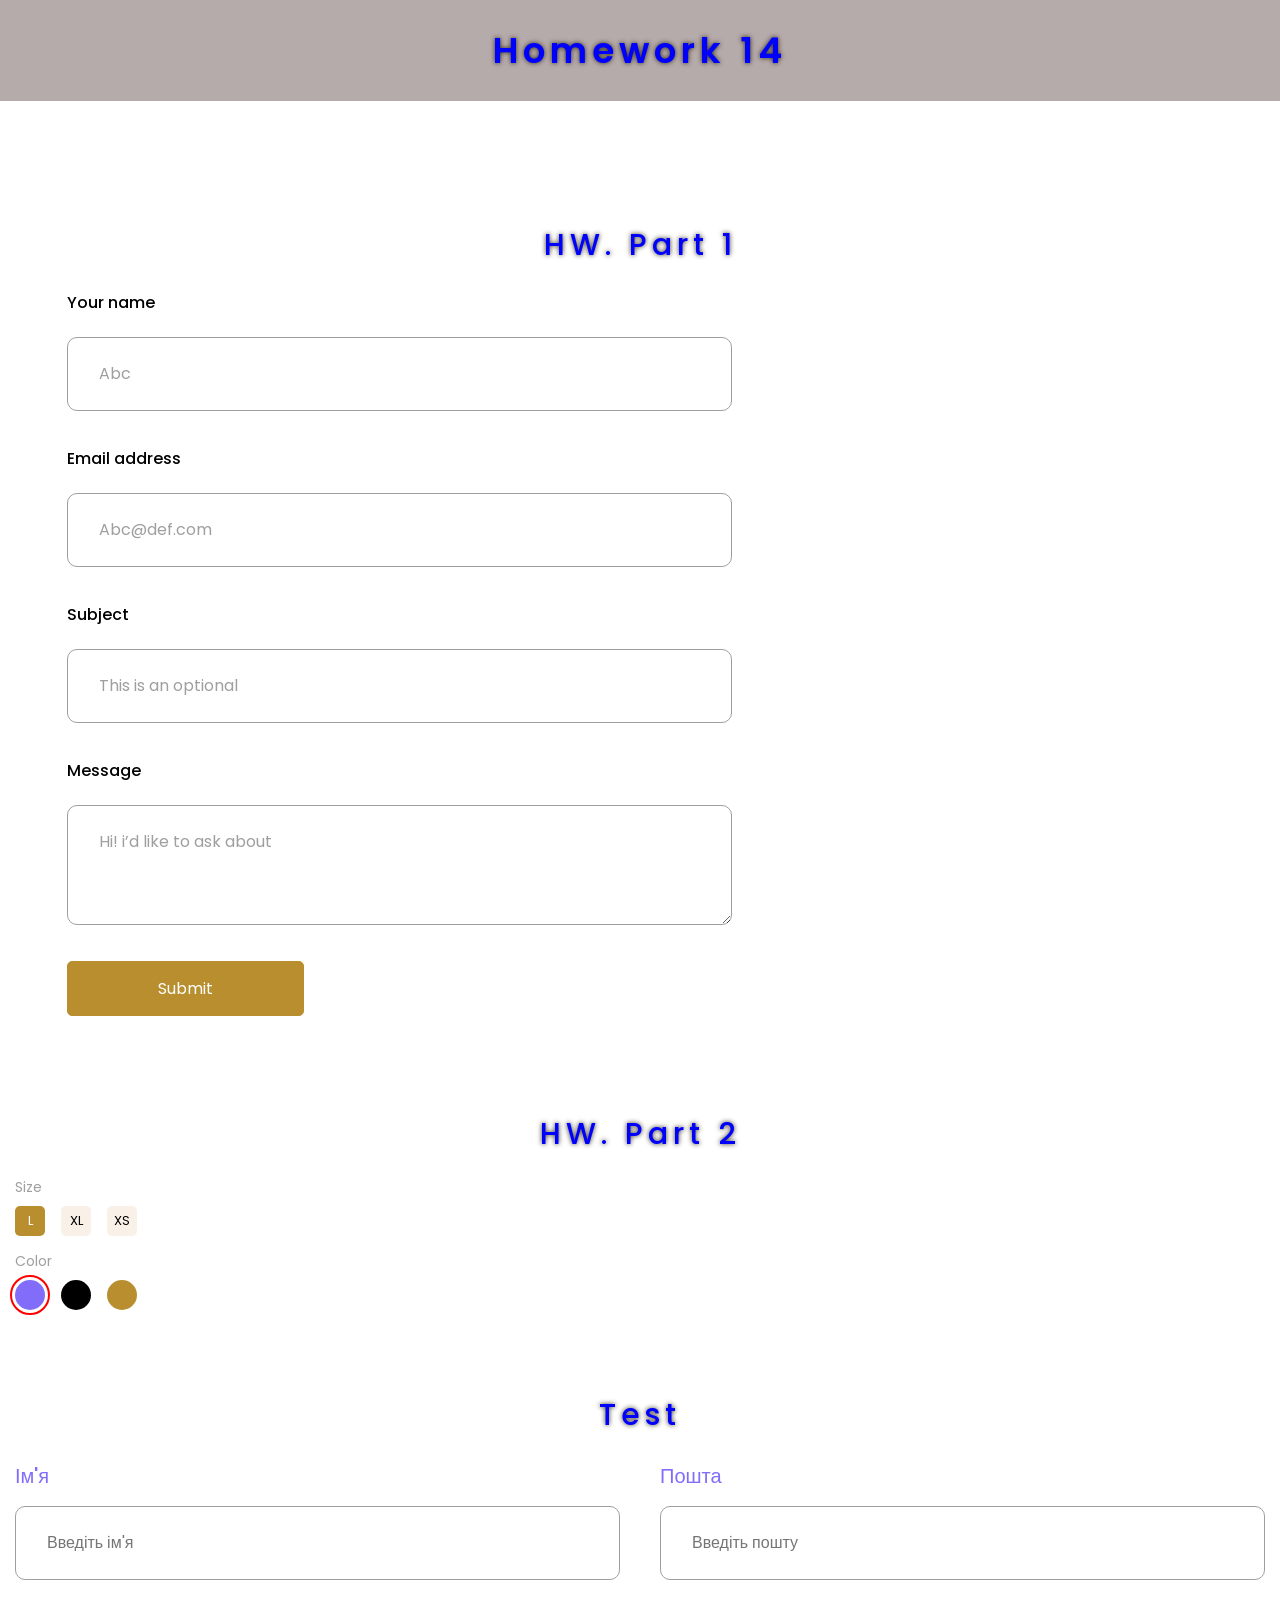
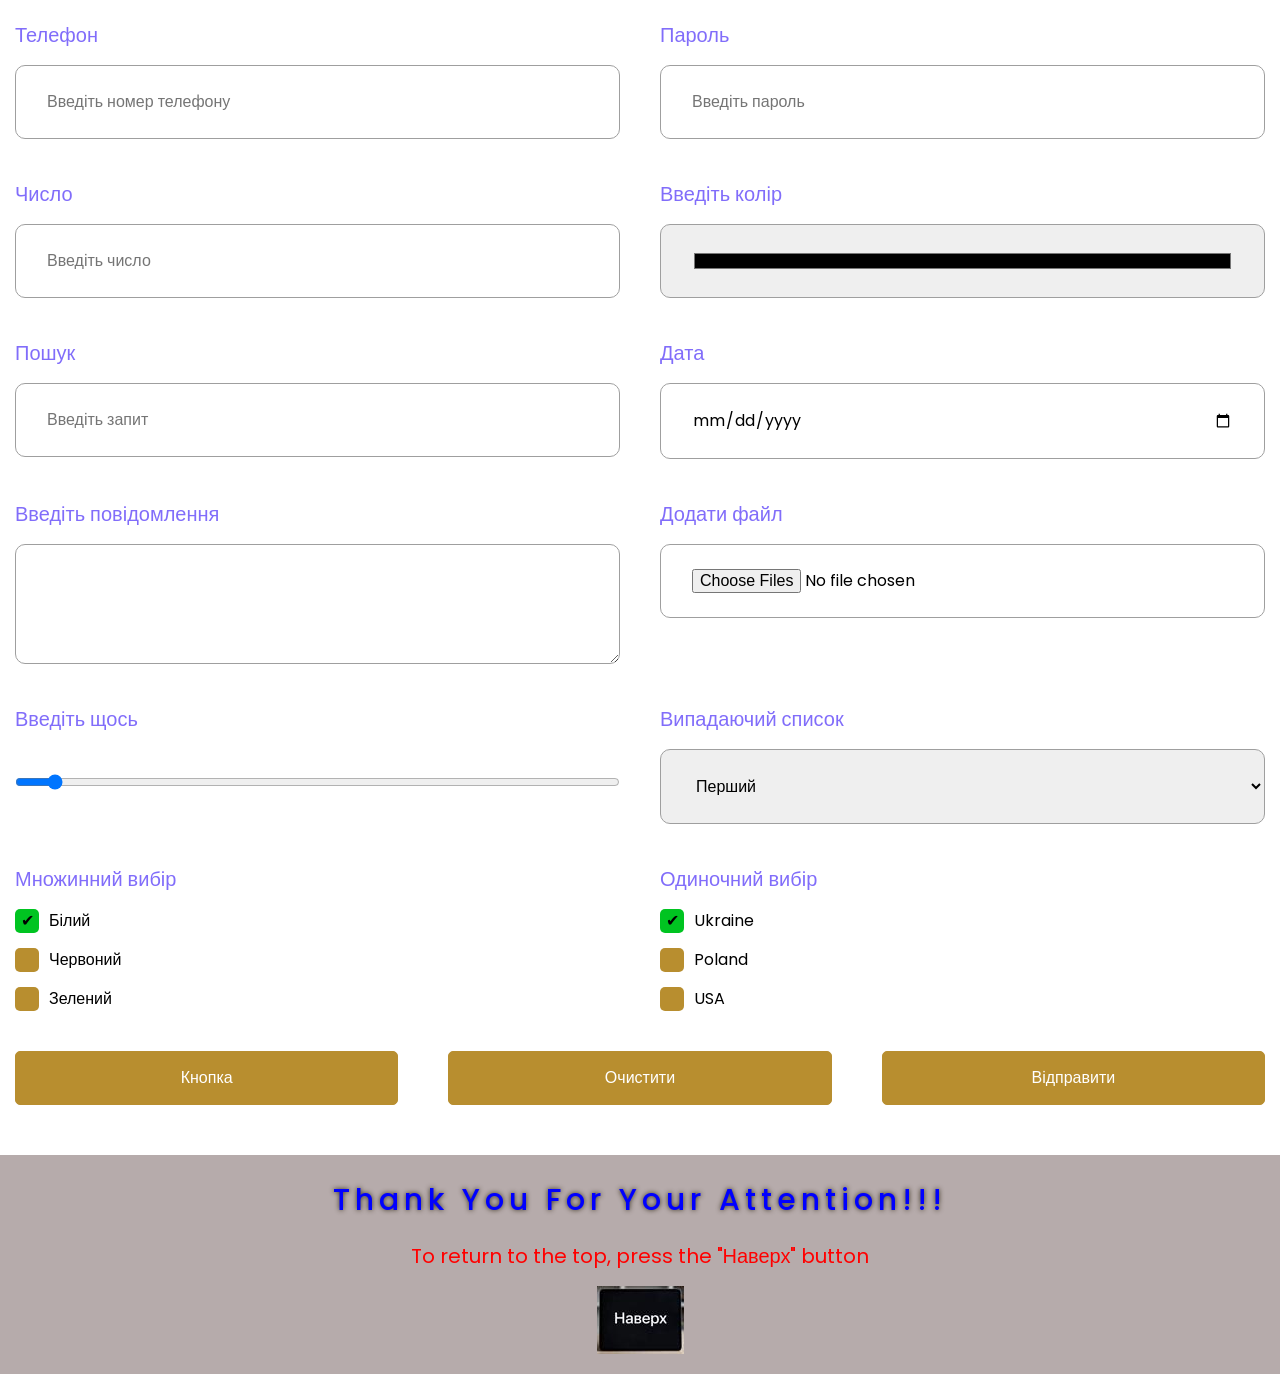
<file: homework_14/index.html>
<!doctype html>
<html lang="zxx">
	<head>
		<meta charset="UTF-8" />
		<meta name="viewport" content="width=device-width, initial-scale=1.0" />
		<link rel="preconnect" href="https://fonts.googleapis.com" />
		<link rel="preconnect" href="https://fonts.gstatic.com" crossorigin />
		<link href="https://fonts.googleapis.com/css2?family=Poppins:wght@400;500;700&display=swap" rel="stylesheet" />
		<link rel="stylesheet" href="css/reset.css" />
		<link rel="stylesheet" href="css/style.css" />
		<title>Homework 14</title>
	</head>
	<body>
		<div class="wrapper">
			<header id="top" class="header">
				<div class="header__container">
					<h1 class="header__title title title--big">Homework 14</h1>
				</div>
			</header>
			<main class="page">
				<section class="page__contact contact">
					<div class="contact__container">
						<h2 class="contact__title title">HW. Part 1</h2>
						<form class="contact__form form-contact" action="#" enctype="multipart/form-data">
							<div class="form-contact__line">
								<label class="form-contact__label" for="name">Your name </label>
								<input class="form-contact__input" required autocomplete="off" placeholder="Abc" name="form[]" id="name" />
							</div>
							<div class="form-contact__line">
								<label class="form-contact__label" for="email">Email address </label>
								<input class="form-contact__input" required autocomplete="off" placeholder="Abc@def.com" name="form[]" type="email" id="email" />
							</div>
							<div class="form-contact__line">
								<label class="form-contact__label" for="subject">Subject </label>
								<input class="form-contact__input" autocomplete="off" placeholder="This is an optional" name="form[]" id="subject" />
							</div>
							<div class="form-contact__line">
								<label class="form-contact__label" for="message">Message </label>
								<textarea class="form-contact__textarea" required autocomplete="off" placeholder="Hi! i’d like to ask about" name="form[]" id="message"></textarea>
							</div>
							<button class="form-contact__button">Submit</button>
						</form>
					</div>
				</section>
				<section class="page__options options">
					<div class="options__container">
						<h2 class="options__title title">HW. Part 2</h2>
						<form class="options__form form-options" action="#" enctype="multipart/form-data">
							<div class="form-options__row form-options__row--size">
								<h3 class="form-options__title-form">Size</h3>
								<div class="form-options__body">
									<div class="form-options__line">
										<input id="size-l" checked type="radio" name="form[size]" value="l" class="form-options__input form-options__input--visually-hidden" />
										<label for="size-l" class="form-options__label">L</label>
									</div>
									<div class="form-options__line">
										<input id="size-xl" type="radio" name="form[size]" value="xl" class="form-options__input form-options__input--visually-hidden" />
										<label for="size-xl" class="form-options__label">XL</label>
									</div>
									<div class="form-options__line">
										<input id="size-xs" type="radio" name="form[size]" value="xs" class="form-options__input form-options__input--visually-hidden" />
										<label for="size-xs" class="form-options__label">XS</label>
									</div>
								</div>
							</div>
							<div class="form-options__row form-options__row--color">
								<h3 class="form-options__title-form">Color</h3>
								<div class="form-options__body">
									<div class="form-options__line">
										<input id="color-blue" checked type="radio" name="form[color]" value="l" class="form-options__input form-options__input--visually-hidden" />
										<label for="color-blue" class="form-options__label form-options__label--blue"></label>
									</div>
									<div class="form-options__line">
										<input id="color-black" type="radio" name="form[color]" value="xl" class="form-options__input form-options__input--visually-hidden" />
										<label for="color-black" class="form-options__label form-options__label--black"></label>
									</div>
									<div class="form-options__line">
										<input id="color-brown" type="radio" name="form[color]" value="xs" class="form-options__input form-options__input--visually-hidden" />
										<label for="color-brown" class="form-options__label form-options__label--brown"></label>
									</div>
								</div>
							</div>
						</form>
					</div>
				</section>
				<section class="page__testwork testwork">
					<div class="testwork__container">
						<h2 class="testwork__title title">Test</h2>
						<form class="testwork__form form-testwork" action="#" enctype="multipart/form-data">
							<div class="form-testwork__line">
								<label for="name-test" class="form-testwork__label">Ім'я</label>
								<input id="name-test" required maxlength="5" minlength="2" autocomplete="off" name="form[]" placeholder="Введіть ім'я" class="form-testwork__input" />
							</div>
							<div class="form-testwork__line">
								<label for="email-test" class="form-testwork__label">Пошта</label>
								<input id="email-test" required autocomplete="off" pattern="^[\w\.\-]+@[\w\-]+\.[\w\-\.]+$" name="form[]" type="email" placeholder="Введіть пошту" class="form-testwork__input" />
							</div>
							<div class="form-testwork__line">
								<label for="tel" class="form-testwork__label">Телефон</label>
								<input id="tel" required autocomplete="off" name="form[]" type="tel" placeholder="Введіть номер телефону" class="form-testwork__input" />
							</div>
							<div class="form-testwork__line">
								<label for="password" class="form-testwork__label">Пароль</label>
								<input id="password" required autocomplete="off" name="form[]" type="password" placeholder="Введіть пароль" class="form-testwork__input" />
							</div>
							<div class="form-testwork__line">
								<label for="number" class="form-testwork__label">Число</label>
								<input id="number" required autocomplete="off" name="form[]" type="number" placeholder="Введіть число" class="form-testwork__input" />
							</div>
							<div class="form-testwork__line">
								<label for="color" class="form-testwork__label">Введіть колір</label>
								<input id="color" name="form[]" type="color" class="form-testwork__input form-testwork__input--color" />
							</div>
							<div class="form-testwork__line">
								<label for="search" class="form-testwork__label">Пошук</label>
								<input id="search" required autocomplete="off" name="form[]" type="search" placeholder="Введіть запит" class="form-testwork__input" />
							</div>
							<div class="form-testwork__line">
								<label for="date" class="form-testwork__label">Дата</label>
								<input id="date" required autocomplete="off" name="form[]" type="date" class="form-testwork__input" />
							</div>
							<div class="form-testwork__line">
								<label for="textarea" class="form-testwork__label">Введіть повідомлення</label>
								<textarea id="textarea" required autocomplete="off" name="form[]" class="form-testwork__textarea"></textarea>
							</div>
							<div class="form-testwork__line">
								<label for="file" class="form-testwork__label">Додати файл</label>
								<input id="file" required name="form[]" multiple accept=".jpg, .png" type="file" class="form-testwork__input" />
							</div>
							<div class="form-testwork__line">
								<label for="range" class="form-testwork__label">Введіть щось</label>
								<input id="range" autocomplete="off" name="form[]" type="range" value="0" class="form-testwork__input" />
							</div>
							<div class="form-testwork__line">
								<h3 class="form-testwork__label">Випадаючий список</h3>
								<select class="form-testwork__select" name="form[select]">
									<option selected value="1">Перший</option>
									<option value="2">Другий</option>
									<option value="3">Третій</option>
								</select>
							</div>
							<div class="form-testwork__line">
								<h3 class="form-testwork__label">Множинний вибір</h3>
								<div class="form-testwork__checkbox">
									<input id="color-white" checked name="form[car]" type="checkbox" class="form-testwork__input-checkbox form-testwork__input-checkbox--visually-hidden" />
									<label for="color-white" class="form-testwork__label-checkbox">Білий</label>
								</div>
								<div class="form-testwork__checkbox">
									<input id="color-red" name="form[car]" type="checkbox" class="form-testwork__input-checkbox form-testwork__input-checkbox--visually-hidden" />
									<label for="color-red" class="form-testwork__label-checkbox">Червоний</label>
								</div>
								<div class="form-testwork__checkbox">
									<input id="color-green" name="form[car]" type="checkbox" class="form-testwork__input-checkbox form-testwork__input-checkbox--visually-hidden" />
									<label for="color-green" class="form-testwork__label-checkbox">Зелений</label>
								</div>
							</div>
							<div class="form-testwork__line">
								<h3 class="form-testwork__label">Одиночний вибір</h3>
								<div class="form-testwork__options">
									<input id="country-ukraine" value="ukraine" checked name="form[country]" type="radio" class="form-testwork__input-options form-testwork__input-options --visually-hidden" />
									<label for="country-ukraine" class="form-testwork__label-options">Ukraine</label>
								</div>
								<div class="form-testwork__options">
									<input id="country-poland" value="poland" name="form[country]" type="radio" class="form-testwork__input-options form-testwork__input-options --visually-hidden" />
									<label for="country-poland" class="form-testwork__label-options">Poland</label>
								</div>
								<div class="form-testwork__options">
									<input id="country-usa" value="usa" name="form[country]" type="radio" class="form-testwork__input-options form-testwork__input-options --visually-hidden" />
									<label for="country-usa" class="form-testwork__label-options">USA</label>
								</div>
							</div>
							<div class="form-testwork__line form-testwork__line--buttons">
								<button class="form-testwork__button" type="button">Кнопка</button>
								<button class="form-testwork__button" type="reset">Очистити</button>
								<button class="form-testwork__button">Відправити</button>
							</div>
						</form>
					</div>
				</section>
			</main>
			<footer class="footer">
				<div class="footer__container">
					<h2 class="footer__title title">Thank you for your attention!!!</h2>
					<div class="footer__text">
						<p>To return to the top, press the "Наверх" button</p>
					</div>
					<a class="footer__link" href="#top">
						<div class="footer__image">
							<img src="img/tablet.jpg" alt="Tablet in the form of a button with the inscription: Up" />
						</div>
					</a>
				</div>
			</footer>
		</div>
	</body>
</html>
</file>
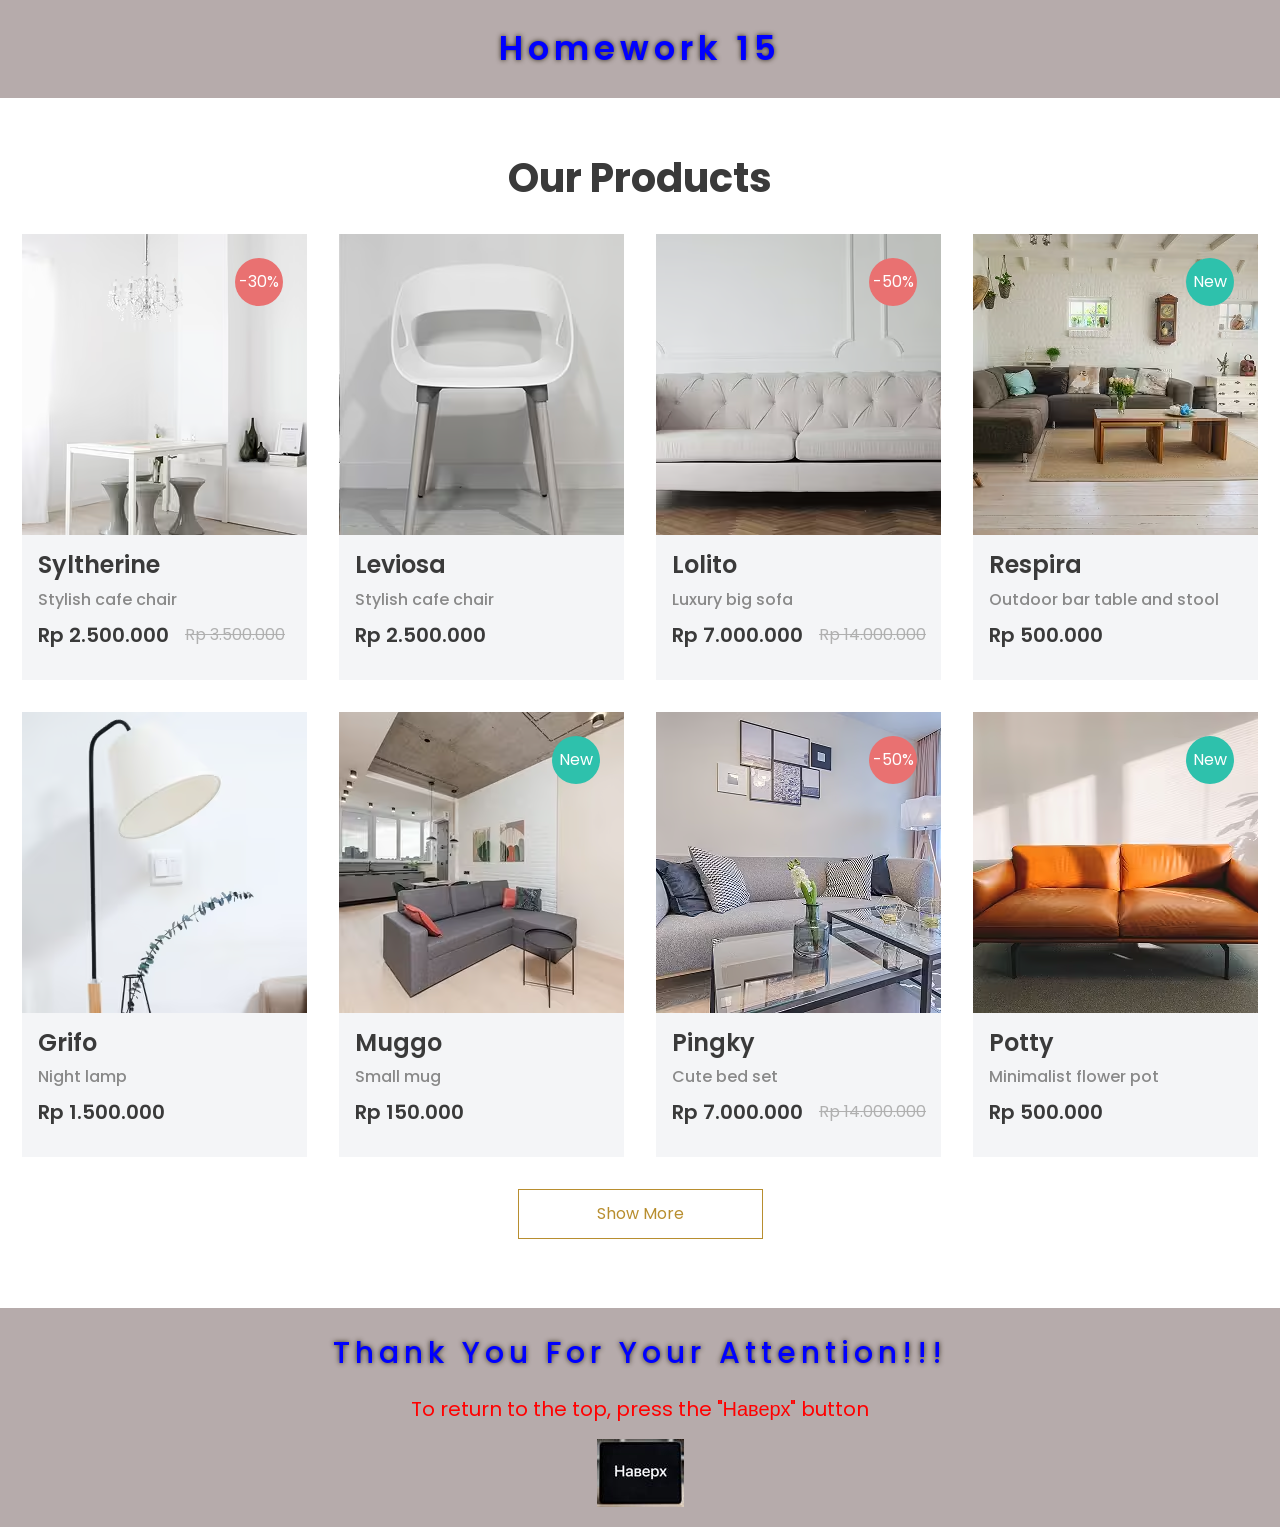
<file: homework_15/index.html>
<!doctype html>
<html lang="zxx">
	<head>
		<meta charset="UTF-8" />
		<meta name="viewport" content="width=device-width, initial-scale=1.0" />
		<link rel="preconnect" href="https://fonts.googleapis.com" />
		<link rel="preconnect" href="https://fonts.gstatic.com" crossorigin />
		<link href="https://fonts.googleapis.com/css2?family=Poppins:wght@400;500;600;700&display=swap" rel="stylesheet" />
		<link rel="stylesheet" href="css/reset.css" />
		<link rel="stylesheet" href="css/style.css" />
		<title>Homework 15</title>
	</head>
	<body>
		<div class="wrapper">
			<header id="top" class="header">
				<div class="header__container">
					<h1 class="header__title title title--big">Homework 15</h1>
				</div>
			</header>
			<main class="page">
				<section class="page__products products">
					<div class="products__container">
						<div class="products__body">
							<h2 class="products__title title-section">Our Products</h2>
							<div class="products__items items-products">
								<div class="items-products__item item-products">
									<div class="item-products__image-box">
										<img src="img/syltherine.avif" alt="Syltherine" class="item-products__image" />
									</div>
									<div class="item-products__description">
										<h3 class="item-products__title title-section title-section--item">Syltherine</h3>
										<p class="item-products__text">Stylish cafe chair</p>
										<div class="item-products__price item-products__price--sale">
											Rp 2.500.000
											<span>Rp 3.500.000</span>
										</div>
									</div>
									<div class="item-products__labels labels"><div class="labels__item labels__item--sale">-30%</div></div>
									<div class="item-products__selected selected-products">
										<div class="selected-products__body">
											<a href="#" class="selected-products__button button-products">Add to cart</a>
											<div class="selected-products__icons icons-products">
												<div class="icons-products__icon icon-products">
													<a href="#" class="icon-products__link">
														<img src="img/share.svg" alt="Share" class="icon-products__image" />
														<div class="icon-products__text">Share</div>
													</a>
												</div>
												<div class="icons-products__icon icon-products">
													<a href="#" class="icon-products__link">
														<img src="img/compare.svg" alt="Compare" class="icon-products__image" />
														<div class="icon-products__text">Compare</div>
													</a>
												</div>
												<div class="icons-products__icon icon-products">
													<a href="#" class="icon-products__link">
														<img src="img/like.svg" alt="Like" class="icon-products__image" />
														<div class="icon-products__text">Like</div>
													</a>
												</div>
											</div>
										</div>
									</div>
								</div>
								<div class="items-products__item item-products">
									<div class="item-products__image-box">
										<img src="img/leviosa.avif" alt="Leviosa" class="item-products__image" />
									</div>
									<div class="item-products__description">
										<h3 class="item-products__title title-section title-section--item">Leviosa</h3>
										<p class="item-products__text">Stylish cafe chair</p>
										<div class="item-products__price">
											Rp 2.500.000
											<span>Rp 2.500.000</span>
										</div>
									</div>
									<div class="item-products__selected selected-products">
										<div class="selected-products__body">
											<a href="#" class="selected-products__button button-products">Add to cart</a>
											<div class="selected-products__icons icons-products">
												<div class="icons-products__icon icon-products">
													<a href="#" class="icon-products__link">
														<img src="img/share.svg" alt="Share" class="icon-products__image" />
														<div class="icon-products__text">Share</div>
													</a>
												</div>
												<div class="icons-products__icon icon-products">
													<a href="#" class="icon-products__link">
														<img src="img/compare.svg" alt="Compare" class="icon-products__image" />
														<div class="icon-products__text">Compare</div>
													</a>
												</div>
												<div class="icons-products__icon icon-products">
													<a href="#" class="icon-products__link">
														<img src="img/like.svg" alt="Like" class="icon-products__image" />
														<div class="icon-products__text">Like</div>
													</a>
												</div>
											</div>
										</div>
									</div>
								</div>
								<div class="items-products__item item-products">
									<div class="item-products__image-box"><img src="img/lolito.avif" alt="Lolito" class="item-products__image" /></div>
									<div class="item-products__description">
										<h3 class="item-products__title title-section title-section--item">Lolito</h3>
										<p class="item-products__text">Luxury big sofa</p>
										<div class="item-products__price item-products__price--sale">
											Rp 7.000.000
											<span>Rp 14.000.000</span>
										</div>
									</div>
									<div class="item-products__labels labels"><div class="labels__item labels__item--sale">-50%</div></div>
									<div class="item-products__selected selected-products">
										<div class="selected-products__body">
											<a href="#" class="selected-products__button button-products">Add to cart</a>
											<div class="selected-products__icons icons-products">
												<div class="icons-products__icon icon-products">
													<a href="#" class="icon-products__link">
														<img src="img/share.svg" alt="Share" class="icon-products__image" />
														<div class="icon-products__text">Share</div>
													</a>
												</div>
												<div class="icons-products__icon icon-products">
													<a href="#" class="icon-products__link">
														<img src="img/compare.svg" alt="Compare" class="icon-products__image" />
														<div class="icon-products__text">Compare</div>
													</a>
												</div>
												<div class="icons-products__icon icon-products">
													<a href="#" class="icon-products__link">
														<img src="img/like.svg" alt="Like" class="icon-products__image" />
														<div class="icon-products__text">Like</div>
													</a>
												</div>
											</div>
										</div>
									</div>
								</div>
								<div class="items-products__item item-products">
									<div class="item-products__image-box"><img src="img/respira.avif" alt="Respira" class="item-products__image" /></div>
									<div class="item-products__description">
										<h3 class="item-products__title title-section title-section--item">Respira</h3>
										<p class="item-products__text">Outdoor bar table and stool</p>
										<div class="item-products__price">
											Rp 500.000
											<span>Rp 500.000</span>
										</div>
									</div>
									<div class="item-products__labels labels"><div class="labels__item labels__item--new">New</div></div>
									<div class="item-products__selected selected-products">
										<div class="selected-products__body">
											<a href="#" class="selected-products__button button-products">Add to cart</a>
											<div class="selected-products__icons icons-products">
												<div class="icons-products__icon icon-products">
													<a href="#" class="icon-products__link">
														<img src="img/share.svg" alt="Share" class="icon-products__image" />
														<div class="icon-products__text">Share</div>
													</a>
												</div>
												<div class="icons-products__icon icon-products">
													<a href="#" class="icon-products__link">
														<img src="img/compare.svg" alt="Compare" class="icon-products__image" />
														<div class="icon-products__text">Compare</div>
													</a>
												</div>
												<div class="icons-products__icon icon-products">
													<a href="#" class="icon-products__link">
														<img src="img/like.svg" alt="Like" class="icon-products__image" />
														<div class="icon-products__text">Like</div>
													</a>
												</div>
											</div>
										</div>
									</div>
								</div>
								<div class="items-products__item item-products">
									<div class="item-products__image-box"><img src="img/grifo.avif" alt="Grifo" class="item-products__image" /></div>
									<div class="item-products__description">
										<h3 class="item-products__title title-section title-section--item">Grifo</h3>
										<p class="item-products__text">Night lamp</p>
										<div class="item-products__price">
											Rp 1.500.000
											<span>Rp 1.500.000</span>
										</div>
									</div>
									<div class="item-products__selected selected-products">
										<div class="selected-products__body">
											<a href="#" class="selected-products__button button-products">Add to cart</a>
											<div class="selected-products__icons icons-products">
												<div class="icons-products__icon icon-products">
													<a href="#" class="icon-products__link">
														<img src="img/share.svg" alt="Share" class="icon-products__image" />
														<div class="icon-products__text">Share</div>
													</a>
												</div>
												<div class="icons-products__icon icon-products">
													<a href="#" class="icon-products__link">
														<img src="img/compare.svg" alt="Compare" class="icon-products__image" />
														<div class="icon-products__text">Compare</div>
													</a>
												</div>
												<div class="icons-products__icon icon-products">
													<a href="#" class="icon-products__link">
														<img src="img/like.svg" alt="Like" class="icon-products__image" />
														<div class="icon-products__text">Like</div>
													</a>
												</div>
											</div>
										</div>
									</div>
								</div>
								<div class="items-products__item item-products">
									<div class="item-products__image-box"><img src="img/muggo.avif" alt="Muggo" class="item-products__image" /></div>
									<div class="item-products__description">
										<h3 class="item-products__title title-section title-section--item">Muggo</h3>
										<p class="item-products__text">Small mug</p>
										<div class="item-products__price">
											Rp 150.000
											<span>Rp 150.000</span>
										</div>
									</div>
									<div class="item-products__labels labels"><div class="labels__item labels__item--new">New</div></div>
									<div class="item-products__selected selected-products">
										<div class="selected-products__body">
											<a href="#" class="selected-products__button button-products">Add to cart</a>
											<div class="selected-products__icons icons-products">
												<div class="icons-products__icon icon-products">
													<a href="#" class="icon-products__link">
														<img src="img/share.svg" alt="Share" class="icon-products__image" />
														<div class="icon-products__text">Share</div>
													</a>
												</div>
												<div class="icons-products__icon icon-products">
													<a href="#" class="icon-products__link">
														<img src="img/compare.svg" alt="Compare" class="icon-products__image" />
														<div class="icon-products__text">Compare</div>
													</a>
												</div>
												<div class="icons-products__icon icon-products">
													<a href="#" class="icon-products__link">
														<img src="img/like.svg" alt="Like" class="icon-products__image" />
														<div class="icon-products__text">Like</div>
													</a>
												</div>
											</div>
										</div>
									</div>
								</div>
								<div class="items-products__item item-products">
									<div class="item-products__image-box"><img src="img/pingky.avif" alt="Pingky" class="item-products__image" /></div>
									<div class="item-products__description">
										<h3 class="item-products__title title-section title-section--item">Pingky</h3>
										<p class="item-products__text">Cute bed set</p>
										<div class="item-products__price item-products__price--sale">
											Rp 7.000.000
											<span>Rp 14.000.000</span>
										</div>
									</div>
									<div class="item-products__labels labels"><div class="labels__item labels__item--sale">-50%</div></div>
									<div class="item-products__selected selected-products">
										<div class="selected-products__body">
											<a href="#" class="selected-products__button button-products">Add to cart</a>
											<div class="selected-products__icons icons-products">
												<div class="icons-products__icon icon-products">
													<a href="#" class="icon-products__link">
														<img src="img/share.svg" alt="Share" class="icon-products__image" />
														<div class="icon-products__text">Share</div>
													</a>
												</div>
												<div class="icons-products__icon icon-products">
													<a href="#" class="icon-products__link">
														<img src="img/compare.svg" alt="Compare" class="icon-products__image" />
														<div class="icon-products__text">Compare</div>
													</a>
												</div>
												<div class="icons-products__icon icon-products">
													<a href="#" class="icon-products__link">
														<img src="img/like.svg" alt="Like" class="icon-products__image" />
														<div class="icon-products__text">Like</div>
													</a>
												</div>
											</div>
										</div>
									</div>
								</div>
								<div class="items-products__item item-products">
									<div class="item-products__image-box"><img src="img/potty.avif" alt="Potty" class="item-products__image" /></div>
									<div class="item-products__description">
										<h3 class="item-products__title title-section title-section--item">Potty</h3>
										<p class="item-products__text">Minimalist flower pot</p>
										<div class="item-products__price">
											Rp 500.000
											<span>Rp 500.000</span>
										</div>
									</div>
									<div class="item-products__labels labels"><div class="labels__item labels__item--new">New</div></div>
									<div class="item-products__selected selected-products">
										<div class="selected-products__body">
											<a href="#" class="selected-products__button button-products">Add to cart</a>
											<div class="selected-products__icons icons-products">
												<div class="icons-products__icon icon-products">
													<a href="#" class="icon-products__link">
														<img src="img/share.svg" alt="Share" class="icon-products__image" />
														<div class="icon-products__text">Share</div>
													</a>
												</div>
												<div class="icons-products__icon icon-products">
													<a href="#" class="icon-products__link">
														<img src="img/compare.svg" alt="Compare" class="icon-products__image" />
														<div class="icon-products__text">Compare</div>
													</a>
												</div>
												<div class="icons-products__icon icon-products">
													<a href="#" class="icon-products__link">
														<img src="img/like.svg" alt="Like" class="icon-products__image" />
														<div class="icon-products__text">Like</div>
													</a>
												</div>
											</div>
										</div>
									</div>
								</div>
							</div>
							<div class="products__action"><a href="#" class="products__button button-products">Show More</a></div>
						</div>
					</div>
				</section>
			</main>
			<footer class="footer">
				<div class="footer__container">
					<h2 class="footer__title title">Thank you for your attention!!!</h2>
					<div class="footer__text">
						<p>To return to the top, press the "Наверх" button</p>
					</div>
					<a class="footer__link" href="#top">
						<div class="footer__image">
							<img src="img/tablet.jpg" alt="Tablet in the form of a button with the inscription: Up" />
						</div>
					</a>
				</div>
			</footer>
		</div>
	</body>
</html>
</file>
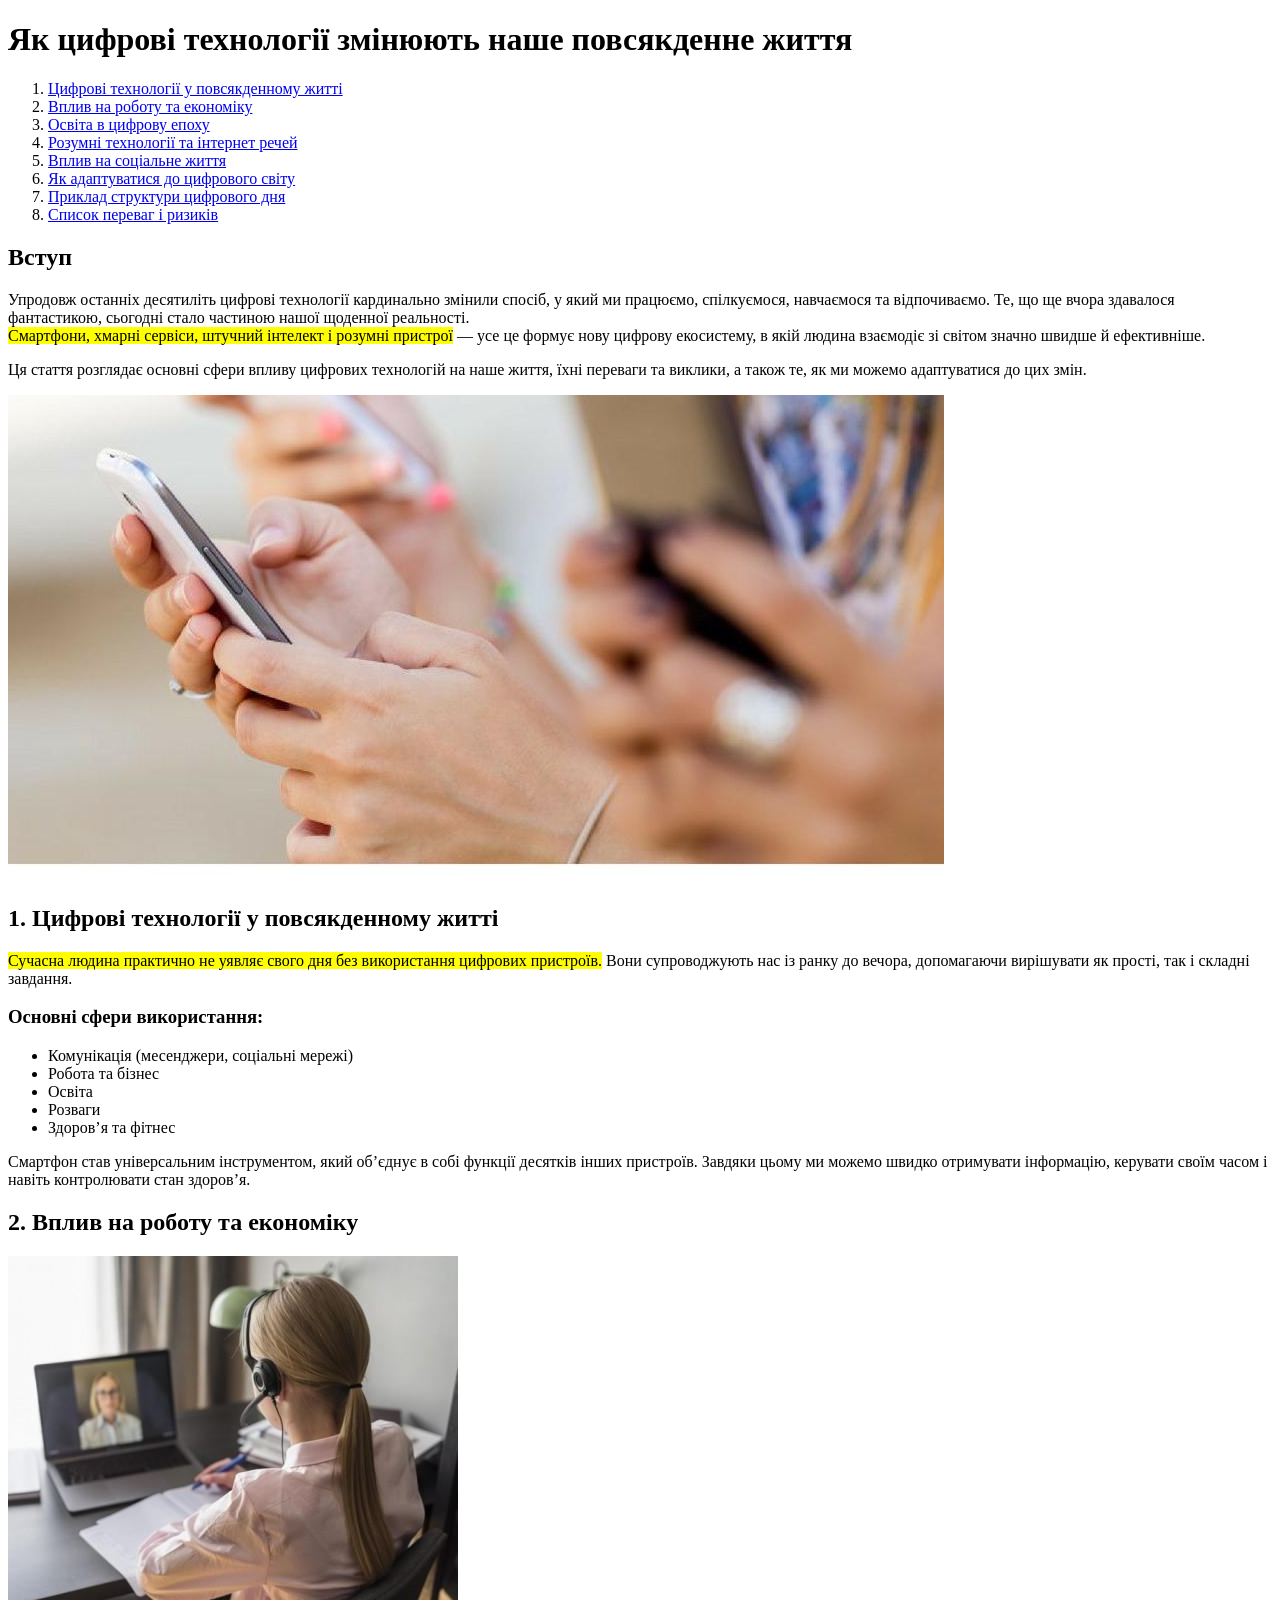
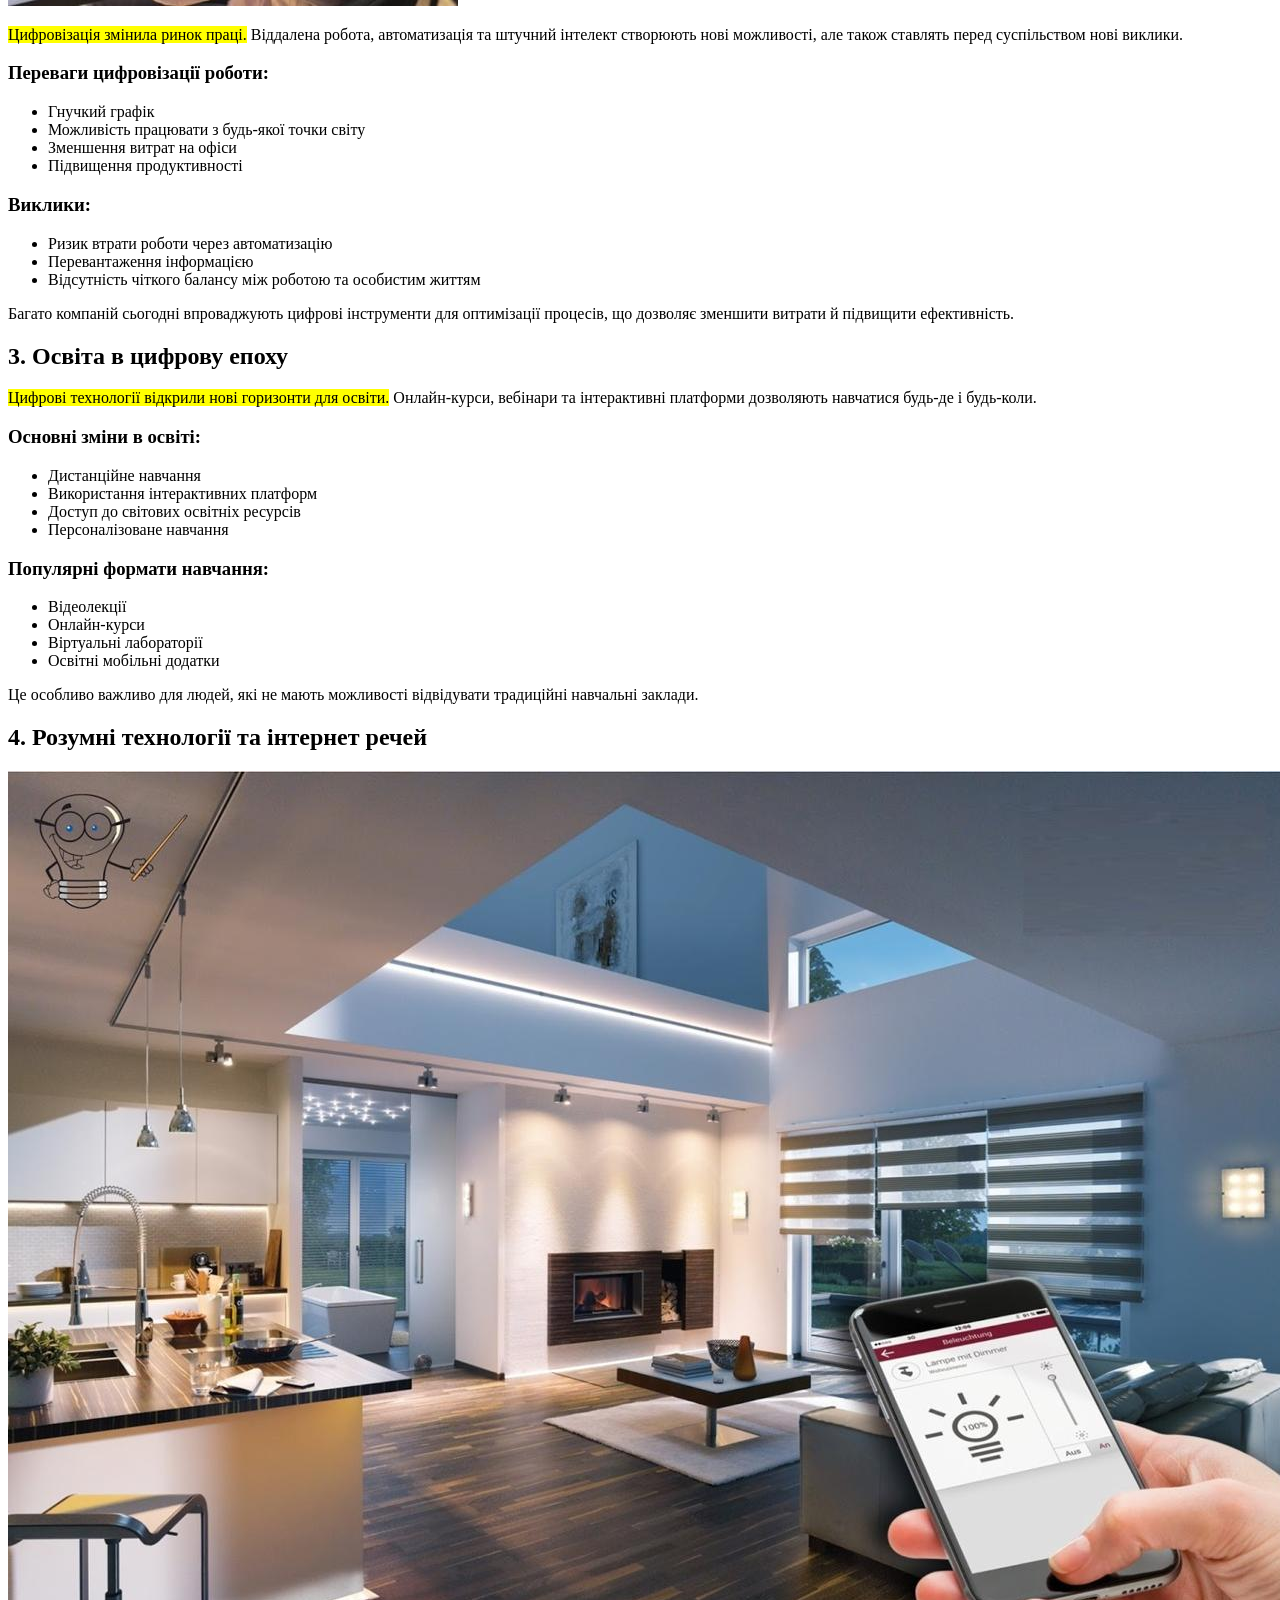
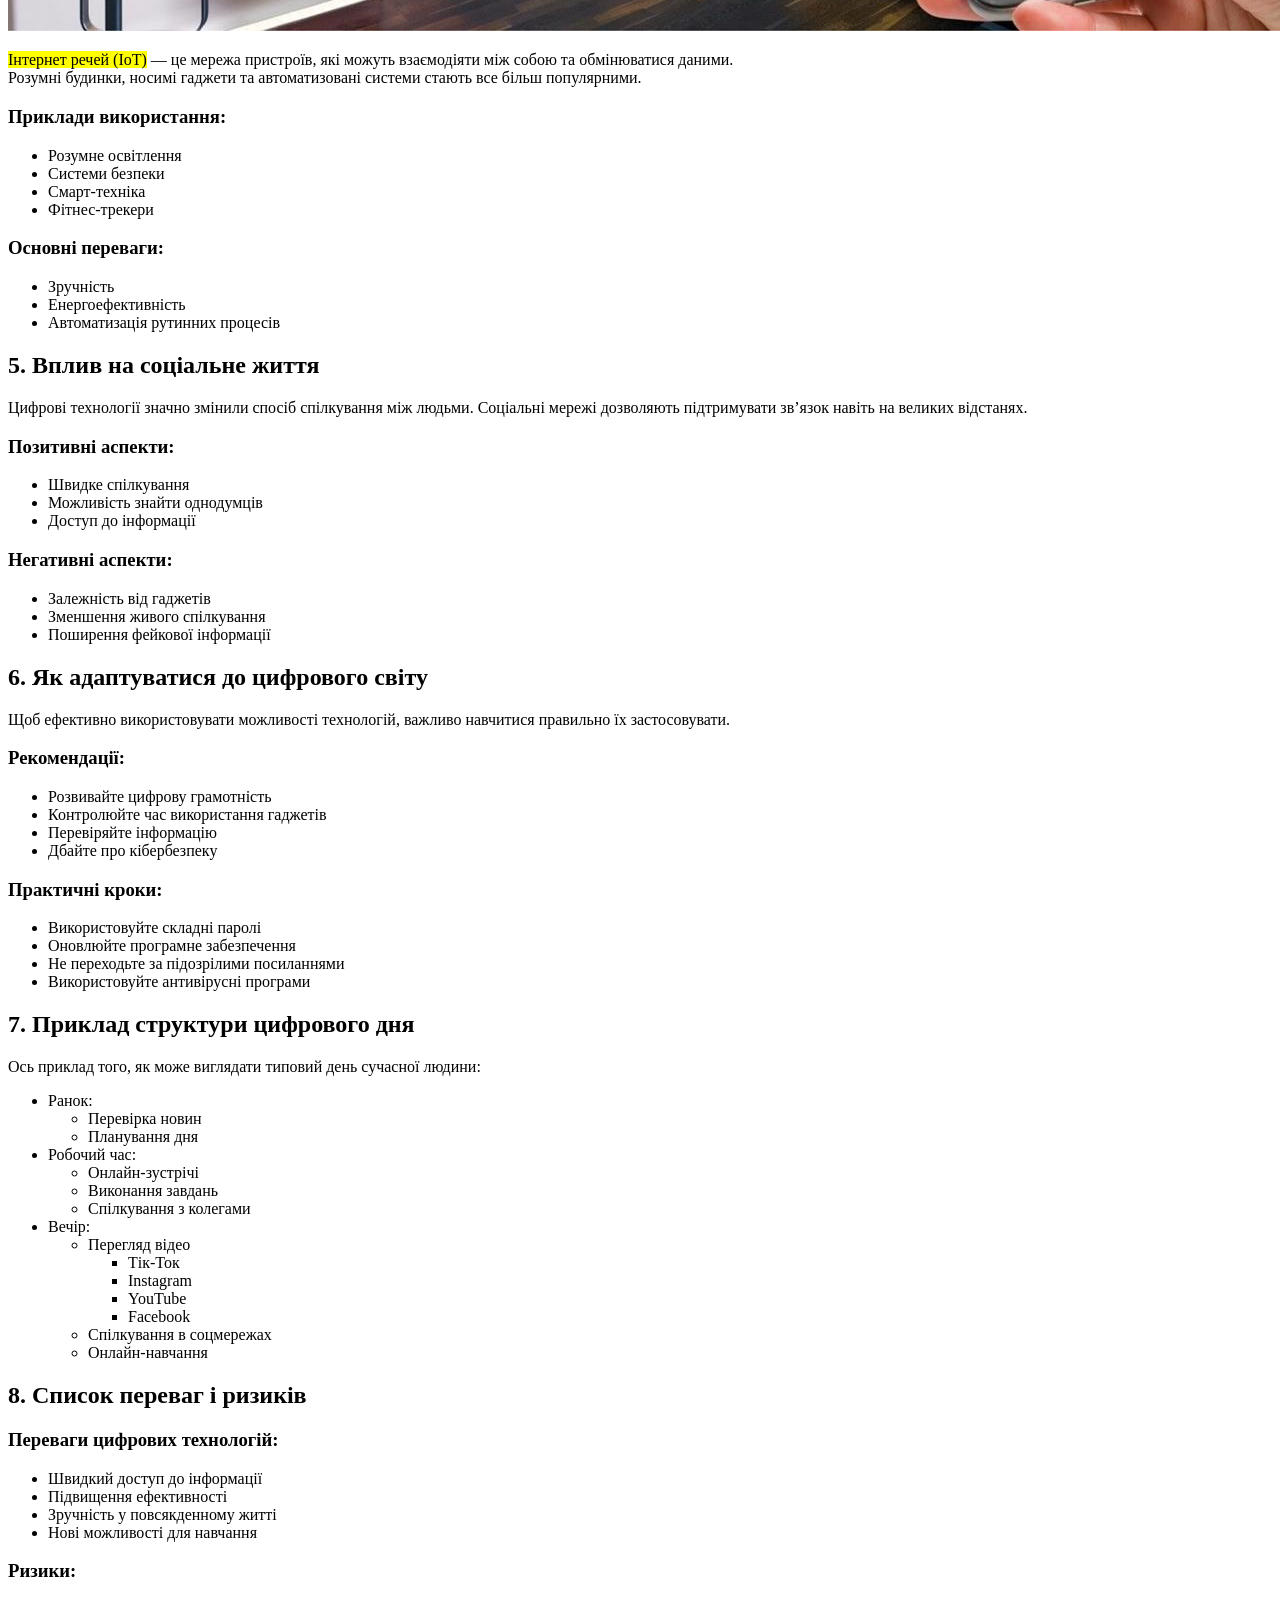
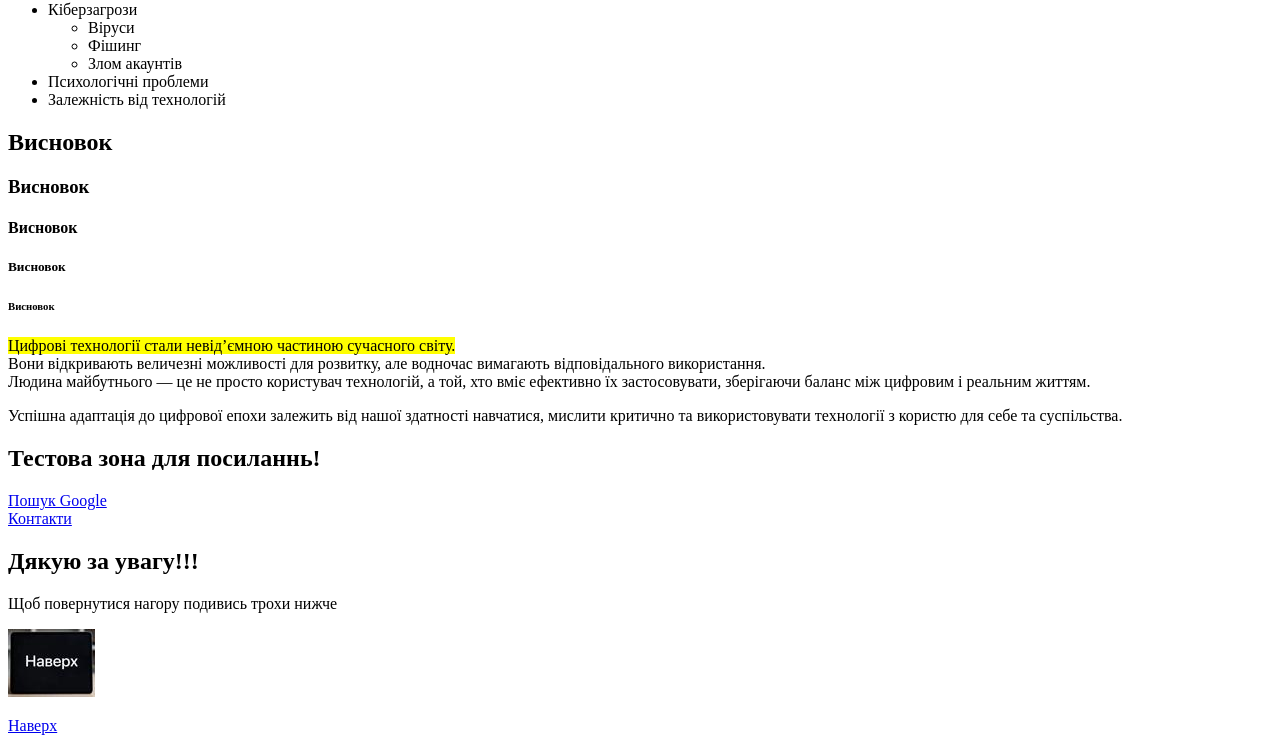
<file: homework_2/index.html>
<!doctype html>
<html lang="uk">
	<head>
		<meta charset="UTF-8" />
		<meta name="viewport" content="width=device-width, initial-scale=1.0" />
		<title>Lesson 2</title>
	</head>
	<body>
		<header id="top">
			<div>
				<h1>Як цифрові технології змінюють наше повсякденне життя</h1>
				<div>
					<ol>
						<li><a href="#technologies">Цифрові технології у повсякденному житті</a></li>
						<li><a href="#work">Вплив на роботу та економіку</a></li>
						<li><a href="#education">Освіта в цифрову епоху</a></li>
						<li><a href="#iot">Розумні технології та інтернет речей</a></li>
						<li><a href="#social">Вплив на соціальне життя</a></li>
						<li><a href="#adaptive">Як адаптуватися до цифрового світу</a></li>
						<li><a href="#example">Приклад структури цифрового дня</a></li>
						<li><a href="#list">Список переваг і ризиків</a></li>
					</ol>
				</div>
			</div>
		</header>
		<main>
			<div>
				<h2>Вступ</h2>
				<div>
					<p>Упродовж останніх десятиліть цифрові технології кардинально змінили спосіб, у який ми працюємо, спілкуємося, навчаємося та відпочиваємо. Те, що ще вчора здавалося фантастикою, сьогодні стало частиною нашої щоденної реальності. <br /><mark>Смартфони, хмарні сервіси, штучний інтелект і розумні пристрої</mark> — усе це формує нову цифрову екосистему, в якій людина взаємодіє зі світом значно швидше й ефективніше.</p>
					<p>Ця стаття розглядає основні сфери впливу цифрових технологій на наше життя, їхні переваги та виклики, а також те, як ми можемо адаптуватися до цих змін.</p>
				</div>
				<div>
					<img src="img/people_smartphones.jpeg" alt="Люди користуються смартфонами, активно взаємодіючи з цифровим середовищем" />
				</div>
			</div>
			<div>
				<h2 id="technologies">1. Цифрові технології у повсякденному житті</h2>
				<div>
					<p><mark>Сучасна людина практично не уявляє свого дня без використання цифрових пристроїв.</mark> Вони супроводжують нас із ранку до вечора, допомагаючи вирішувати як прості, так і складні завдання.</p>
				</div>
				<div>
					<h3>Основні сфери використання:</h3>
					<ul>
						<li>Комунікація (месенджери, соціальні мережі)</li>
						<li>Робота та бізнес</li>
						<li>Освіта</li>
						<li>Розваги</li>
						<li>Здоров’я та фітнес</li>
					</ul>
				</div>
				<div>
					<p>Смартфон став універсальним інструментом, який об’єднує в собі функції десятків інших пристроїв. <span>Завдяки</span> цьому ми можемо швидко отримувати інформацію, керувати своїм часом і навіть контролювати стан здоров’я.</p>
				</div>
			</div>
			<div>
				<h2 id="work">2. Вплив на роботу та економіку</h2>
				<div>
					<img src="img/man_working_laptop.jpeg" alt="Жінка працює за ноутбуком вдома, організовуючи віддалену роботу в комфортних умовах" />
				</div>
				<div>
					<p><mark>Цифровізація змінила ринок праці.</mark> Віддалена робота, автоматизація та штучний інтелект створюють нові можливості, але також ставлять перед суспільством нові виклики.</p>
				</div>
				<div>
					<h3>Переваги цифровізації роботи:</h3>
					<ul>
						<li>Гнучкий графік</li>
						<li>Можливість працювати з будь-якої точки світу</li>
						<li>Зменшення витрат на офіси</li>
						<li>Підвищення продуктивності</li>
					</ul>
				</div>
				<div>
					<h3>Виклики:</h3>
					<ul>
						<li>Ризик втрати роботи через автоматизацію</li>
						<li>Перевантаження інформацією</li>
						<li>Відсутність чіткого балансу між роботою та особистим життям</li>
					</ul>
				</div>
				<div>
					<p>Багато компаній сьогодні <span>впроваджують</span> цифрові інструменти для оптимізації процесів, що дозволяє зменшити витрати й підвищити ефективність.</p>
				</div>
			</div>
			<div>
				<h2 id="education">3. Освіта в цифрову епоху</h2>
				<div>
					<p><mark>Цифрові технології відкрили нові горизонти для освіти.</mark> Онлайн-курси, вебінари та інтерактивні платформи дозволяють навчатися будь-де і будь-коли.</p>
				</div>
				<div>
					<h3>Основні зміни в освіті:</h3>
					<ul>
						<li>Дистанційне навчання</li>
						<li>Використання інтерактивних платформ</li>
						<li>Доступ до світових освітніх ресурсів</li>
						<li>Персоналізоване навчання</li>
					</ul>
				</div>
				<div>
					<h3>Популярні формати навчання:</h3>
					<ul>
						<li>Відеолекції</li>
						<li>Онлайн-курси</li>
						<li>Віртуальні лабораторії</li>
						<li>Освітні мобільні додатки</li>
					</ul>
				</div>
				<div>
					<p>Це особливо важливо для людей, які не мають можливості відвідувати традиційні навчальні заклади.</p>
				</div>
			</div>
			<div>
				<h2 id="iot">4. Розумні технології та інтернет речей</h2>
				<div>
					<img src="img/smart_home.jpeg" alt="Інтер’єр розумного будинку з автоматизованими пристроями для освітлення та побутового контролю" />
				</div>
				<div>
					<p>
						<mark>Інтернет речей (IoT)</mark> — це мережа пристроїв, які можуть взаємодіяти між собою та обмінюватися даними. <br />
						Розумні будинки, носимі гаджети та автоматизовані системи стають все більш популярними.
					</p>
				</div>
				<div>
					<h3>Приклади використання:</h3>
					<ul>
						<li>Розумне освітлення</li>
						<li>Системи безпеки</li>
						<li>Смарт-техніка</li>
						<li>Фітнес-трекери</li>
					</ul>
				</div>
				<div>
					<h3>Основні переваги:</h3>
					<ul>
						<li>Зручність</li>
						<li>Енергоефективність</li>
						<li>Автоматизація рутинних процесів</li>
					</ul>
				</div>
			</div>
			<div>
				<h2 id="social">5. Вплив на соціальне життя</h2>
				<div>
					<p>Цифрові технології значно змінили спосіб спілкування між людьми. Соціальні мережі дозволяють підтримувати зв’язок навіть на великих відстанях.</p>
				</div>
				<div>
					<h3>Позитивні аспекти:</h3>
					<ul>
						<li>Швидке спілкування</li>
						<li>Можливість знайти однодумців</li>
						<li>Доступ до інформації</li>
					</ul>
				</div>
				<div>
					<h3>Негативні аспекти:</h3>
					<ul>
						<li>Залежність від гаджетів</li>
						<li>Зменшення живого спілкування</li>
						<li>Поширення фейкової інформації</li>
					</ul>
				</div>
			</div>
			<div>
				<h2 id="adaptive">6. Як адаптуватися до цифрового світу</h2>
				<div>
					<p>Щоб ефективно використовувати можливості технологій, важливо навчитися правильно їх застосовувати.</p>
				</div>
				<div>
					<h3>Рекомендації:</h3>
					<ul>
						<li>Розвивайте цифрову грамотність</li>
						<li>Контролюйте час використання гаджетів</li>
						<li>Перевіряйте інформацію</li>
						<li>Дбайте про кібербезпеку</li>
					</ul>
				</div>
				<div>
					<h3>Практичні кроки:</h3>
					<ul>
						<li>Використовуйте складні паролі</li>
						<li>Оновлюйте програмне забезпечення</li>
						<li>Не переходьте за підозрілими посиланнями</li>
						<li>Використовуйте антивірусні програми</li>
					</ul>
				</div>
			</div>
			<div>
				<h2 id="example">7. Приклад структури цифрового дня</h2>
				<div>
					<p>Ось приклад того, як може виглядати типовий день сучасної людини:</p>
				</div>
				<div>
					<ul>
						<li>
							Ранок:
							<ul>
								<li>Перевірка новин</li>
								<li>Планування дня</li>
							</ul>
						</li>
						<li>
							Робочий час:
							<ul>
								<li>Онлайн-зустрічі</li>
								<li>Виконання завдань</li>
								<li>Спілкування з колегами</li>
							</ul>
						</li>
						<li>
							Вечір:
							<ul>
								<li>
									Перегляд відео
									<ul>
										<li>Тік-Ток</li>
										<li>Instagram</li>
										<li>YouTube</li>
										<li>Facebook</li>
									</ul>
								</li>
								<li>Спілкування в соцмережах</li>
								<li>Онлайн-навчання</li>
							</ul>
						</li>
					</ul>
				</div>
			</div>
			<div>
				<h2 id="list">8. Список переваг і ризиків</h2>
				<div>
					<h3>Переваги цифрових технологій:</h3>
					<ul>
						<li>Швидкий доступ до інформації</li>
						<li>Підвищення ефективності</li>
						<li>Зручність у повсякденному житті</li>
						<li>Нові можливості для навчання</li>
					</ul>
				</div>
				<div>
					<h3>Ризики:</h3>
					<ul>
						<li>
							Кіберзагрози
							<ul>
								<li>Віруси</li>
								<li>Фішинг</li>
								<li>Злом акаунтів</li>
							</ul>
						</li>
						<li>Психологічні проблеми</li>
						<li>Залежність від технологій</li>
					</ul>
				</div>
			</div>
			<div>
				<h2>Висновок</h2>
				<h3>Висновок</h3>
				<h4>Висновок</h4>
				<h5>Висновок</h5>
				<h6>Висновок</h6>
				<div>
					<p><mark>Цифрові технології стали невід’ємною частиною сучасного світу.</mark> <br />Вони відкривають величезні можливості для розвитку, але водночас вимагають відповідального використання. <br />Людина майбутнього — це не просто користувач технологій, а той, хто вміє ефективно їх застосовувати, зберігаючи баланс між цифровим і реальним життям.</p>
					<p>Успішна адаптація до цифрової епохи залежить від нашої здатності навчатися, мислити критично та <span>використовувати технології</span> з користю для себе та суспільства.</p>
				</div>
			</div>
			<div>
				<h2>Тестова зона для посиланнь!</h2>
				<div>
					<a title="Це посилання відправить тебе на сайт Google" href="http://google.com" target="_blank">Пошук Google</a>
				</div>
				<div>
					<a title="Це посилання відправить тебе на сторінку контактів" href="contacts.html">Контакти</a>
				</div>
			</div>
		</main>
		<footer>
			<div>
				<h2>Дякую за увагу!!!</h2>
				<div>
					<p>Щоб повернутися нагору подивись трохи нижче</p>
				</div>
				<a href="#top">
					<div>
						<img src="img/tablet.jpg" alt="Планшет у вигляді кнопки з написом: Наверх" />
					</div>
					<div>
						<p>Наверх</p>
					</div>
				</a>
			</div>
		</footer>
	</body>
</html>
</file>
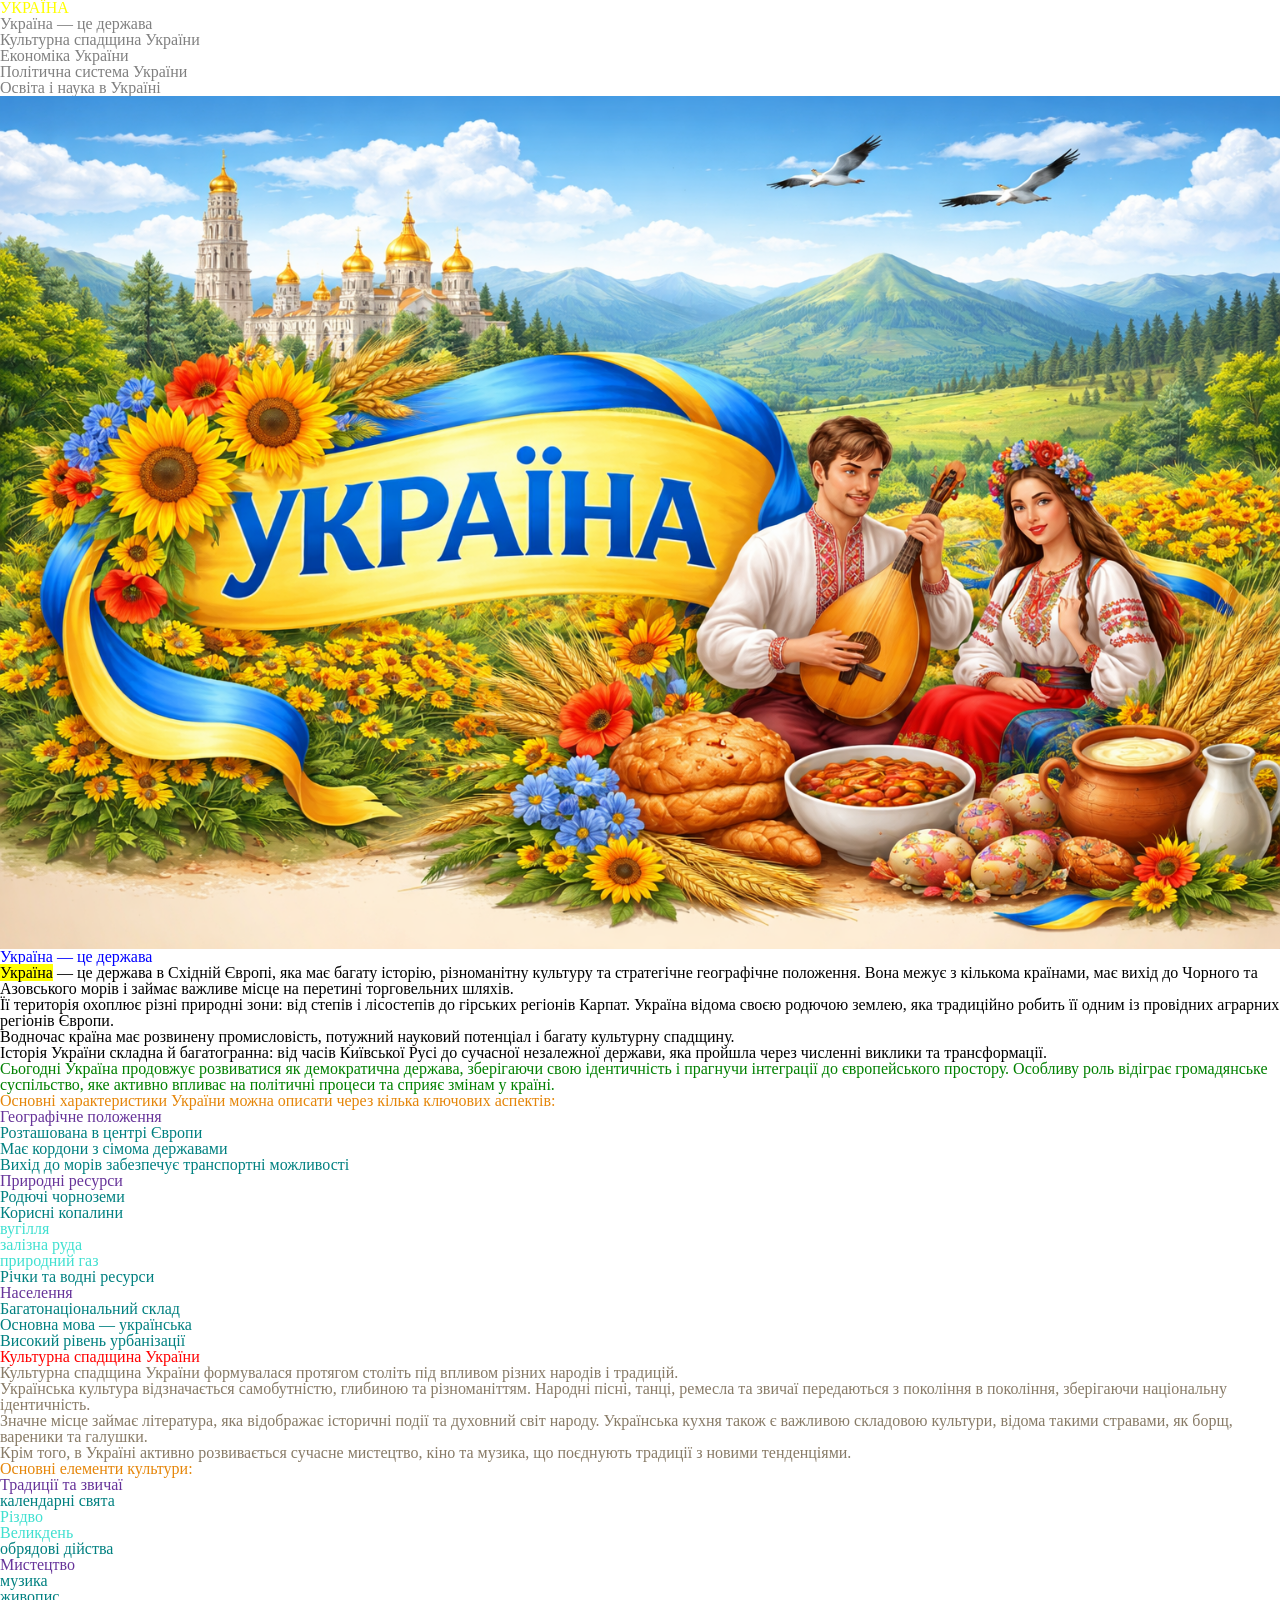
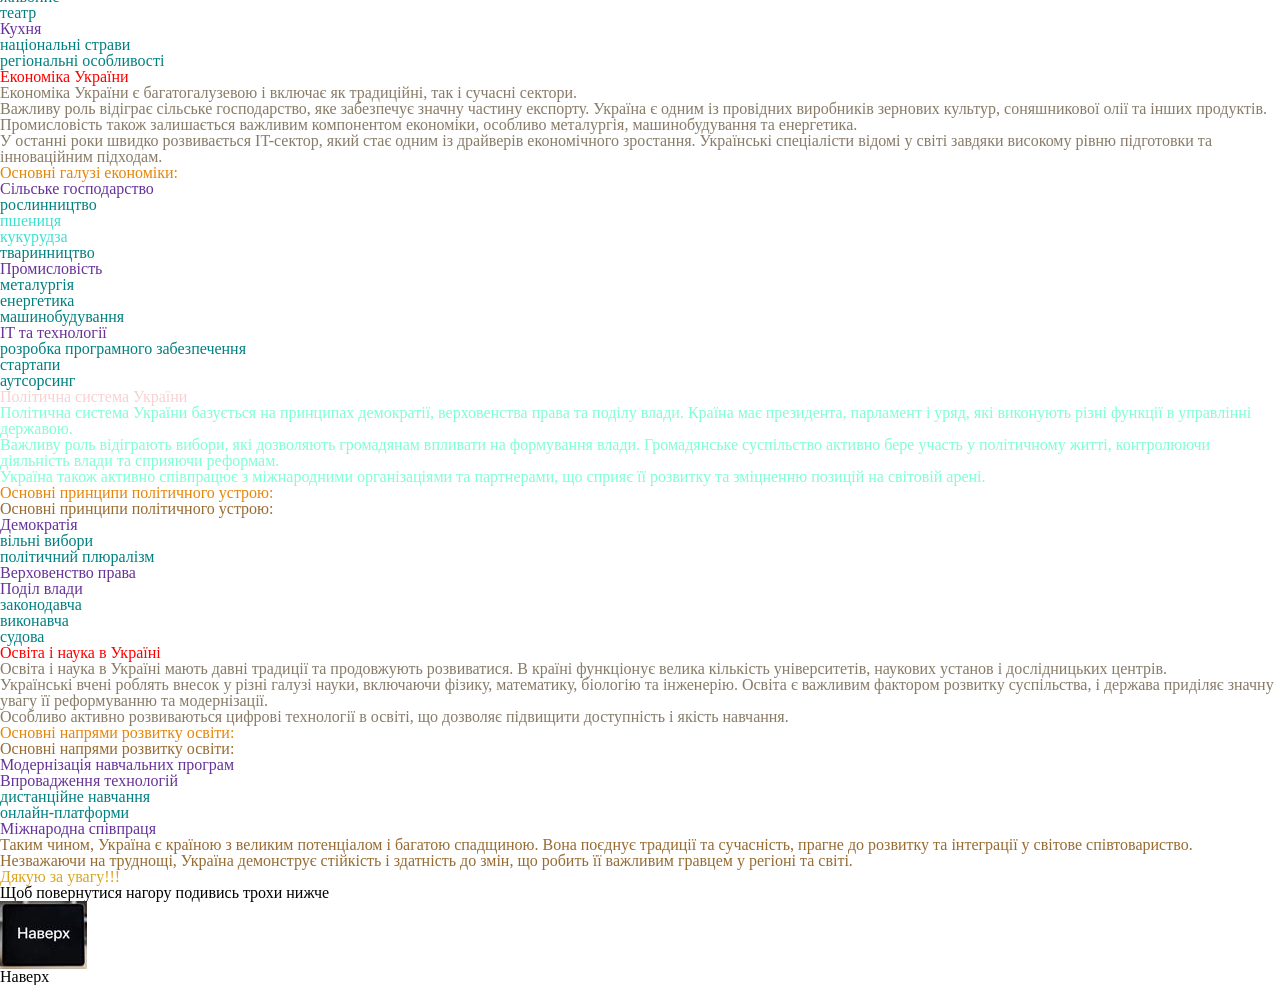
<file: homework_3/index.html>
<!doctype html>
<html lang="uk">
	<head>
		<meta charset="UTF-8" />
		<meta name="viewport" content="width=device-width, initial-scale=1.0" />
		<link rel="stylesheet" href="css/reset.css" />
		<link rel="stylesheet" href="css/style.css" />
		<title>Lesson 3</title>
	</head>
	<body>
		<header id="top">
			<h1 class="big-title title">УКРАЇНА</h1>
			<div>
				<ol class="list">
					<li class="item"><a href="#count">Україна — це держава</a></li>
					<li class="item"><a href="#cult">Культурна спадщина України</a></li>
					<li class="item"><a href="#eco">Економіка України</a></li>
					<li class="item"><a href="#polit">Політична система України</a></li>
					<li class="item"><a href="#scien">Освіта і наука в Україні</a></li>
				</ol>
			</div>
		</header>
		<main>
			<img class="image" src="img/country.jpg" alt="Барвиста сцена з українською символікою, людьми та природою" />
			<div id="count" class="country">
				<h2 class="title">Україна — це держава</h2>
				<div class="text">
					<p><mark>Україна</mark> — це держава в Східній Європі, яка має багату історію, різноманітну культуру та стратегічне географічне положення. Вона межує з кількома країнами, має вихід до Чорного та Азовського морів і займає важливе місце на перетині торговельних шляхів.</p>
					<p>Її територія охоплює різні природні зони: від степів і лісостепів до гірських регіонів Карпат. Україна відома своєю родючою землею, яка традиційно робить її одним із провідних аграрних регіонів Європи.</p>
					<p>Водночас країна має розвинену промисловість, потужний науковий потенціал і багату культурну спадщину.</p>
					<p>Історія України складна й багатогранна: від часів Київської Русі до сучасної незалежної держави, яка пройшла через численні виклики та трансформації.</p>
					<p style="color: green">Сьогодні Україна продовжує розвиватися як демократична держава, зберігаючи свою ідентичність і прагнучи інтеграції до європейського простору. Особливу роль відіграє громадянське суспільство, яке активно впливає на політичні процеси та сприяє змінам у країні.</p>
				</div>
				<p>Основні характеристики України можна описати через кілька ключових аспектів:</p>
				<ol class="large-list list">
					<li class="item">
						Географічне положення
						<ul class="medium-list list">
							<li class="item">Розташована в центрі Європи</li>
							<li class="item">Має кордони з сімома державами</li>
							<li class="item">Вихід до морів забезпечує транспортні можливості</li>
						</ul>
					</li>
					<li class="item">
						Природні ресурси
						<ul class="medium-list list">
							<li class="item">Родючі чорноземи</li>
							<li class="item">
								Корисні копалини
								<ul class="small-list list">
									<li class="item">вугілля</li>
									<li class="item">залізна руда</li>
									<li class="item">природний газ</li>
								</ul>
							</li>
							<li class="item">Річки та водні ресурси</li>
						</ul>
					</li>
					<li class="item">
						Населення
						<ul class="medium-list list">
							<li class="item">Багатонаціональний склад</li>
							<li class="item">Основна мова — українська</li>
							<li class="item">Високий рівень урбанізації</li>
						</ul>
					</li>
				</ol>
			</div>
			<div id="cult" class="culture">
				<h2 class="title">Культурна спадщина України</h2>
				<div class="text">
					<p>Культурна спадщина України формувалася протягом століть під впливом різних народів і традицій.</p>
					<p>Українська культура відзначається самобутністю, глибиною та різноманіттям. Народні пісні, танці, ремесла та звичаї передаються з покоління в покоління, зберігаючи національну ідентичність.</p>
					<p>Значне місце займає література, яка відображає історичні події та духовний світ народу. Українська кухня також є важливою складовою культури, відома такими стравами, як борщ, вареники та галушки.</p>
					<p>Крім того, в Україні активно розвивається сучасне мистецтво, кіно та музика, що поєднують традиції з новими тенденціями.</p>
				</div>
				<p>Основні елементи культури:</p>
				<ol class="large-list list">
					<li class="item">
						Традиції та звичаї
						<ul class="medium-list list">
							<li class="item">
								календарні свята
								<ul class="small-list list">
									<li class="item">Різдво</li>
									<li class="item">Великдень</li>
								</ul>
							</li>
							<li class="item">обрядові дійства</li>
						</ul>
					</li>
					<li class="item">
						Мистецтво
						<ul class="medium-list list">
							<li class="item">музика</li>
							<li class="item">живопис</li>
							<li class="item">театр</li>
						</ul>
					</li>
					<li class="item">
						Кухня
						<ul class="medium-list list">
							<li class="item">національні страви</li>
							<li class="item">регіональні особливості</li>
						</ul>
					</li>
				</ol>
			</div>
			<div id="eco" class="economy">
				<h2 class="title">Економіка України</h2>
				<div class="text">
					<p>Економіка України є багатогалузевою і включає як традиційні, так і сучасні сектори.</p>
					<p>Важливу роль відіграє сільське господарство, яке забезпечує значну частину експорту. Україна є одним із провідних виробників зернових культур, соняшникової олії та інших продуктів.</p>
					<p>Промисловість також залишається важливим компонентом економіки, особливо металургія, машинобудування та енергетика.</p>
					<p>У останні роки швидко розвивається IT-сектор, який стає одним із драйверів економічного зростання. Українські спеціалісти відомі у світі завдяки високому рівню підготовки та інноваційним підходам.</p>
				</div>
				<p>Основні галузі економіки:</p>
				<ol class="large-list list">
					<li class="item">
						Сільське господарство
						<ul class="medium-list list">
							<li class="item">
								рослинництво
								<ul class="small-list list">
									<li class="item">пшениця</li>
									<li class="item">кукурудза</li>
								</ul>
							</li>
							<li class="item">тваринництво</li>
						</ul>
					</li>
					<li class="item">
						Промисловість
						<ul class="medium-list list">
							<li class="item">металургія</li>
							<li class="item">енергетика</li>
							<li class="item">машинобудування</li>
						</ul>
					</li>
					<li class="item">
						IT та технології
						<ul class="medium-list list">
							<li class="item">розробка програмного забезпечення</li>
							<li class="item">стартапи</li>
							<li class="item">аутсорсинг</li>
						</ul>
					</li>
				</ol>
			</div>
			<div id="polit" class="politics">
				<h2 class="title">Політична система України</h2>
				<div class="text">
					<p>Політична система України базується на принципах демократії, верховенства права та поділу влади. Країна має президента, парламент і уряд, які виконують різні функції в управлінні державою.</p>
					<p>Важливу роль відіграють вибори, які дозволяють громадянам впливати на формування влади. Громадянське суспільство активно бере участь у політичному житті, контролюючи діяльність влади та сприяючи реформам.</p>
					<p>Україна також активно співпрацює з міжнародними організаціями та партнерами, що сприяє її розвитку та зміцненню позицій на світовій арені.</p>
				</div>
				<p>Основні принципи політичного устрою:</p>
				<p>Основні принципи політичного устрою:</p>
				<ol class="large-list list">
					<li class="item">
						Демократія
						<ul class="medium-list list">
							<li class="item">вільні вибори</li>
							<li class="item">політичний плюралізм</li>
						</ul>
					</li>
					<li class="item">Верховенство права</li>
					<li class="item">
						Поділ влади
						<ul class="medium-list list">
							<li class="item">законодавча</li>
							<li class="item">виконавча</li>
							<li class="item">судова</li>
						</ul>
					</li>
				</ol>
			</div>
			<div id="scien" class="science">
				<h2 class="title">Освіта і наука в Україні</h2>
				<div class="text">
					<p>Освіта і наука в Україні мають давні традиції та продовжують розвиватися. В країні функціонує велика кількість університетів, наукових установ і дослідницьких центрів.</p>
					<p>Українські вчені роблять внесок у різні галузі науки, включаючи фізику, математику, біологію та інженерію. Освіта є важливим фактором розвитку суспільства, і держава приділяє значну увагу її реформуванню та модернізації.</p>
					<p>Особливо активно розвиваються цифрові технології в освіті, що дозволяє підвищити доступність і якість навчання.</p>
				</div>
				<p>Основні напрями розвитку освіти:</p>
				<p>Основні напрями розвитку освіти:</p>
				<ol class="large-list list">
					<li class="item">Модернізація навчальних програм</li>
					<li class="item">
						Впровадження технологій
						<ul class="medium-list list">
							<li class="item">дистанційне навчання</li>
							<li class="item">онлайн-платформи</li>
						</ul>
					</li>
					<li class="item">Міжнародна співпраця</li>
				</ol>
				<p>Таким чином, Україна є країною з великим потенціалом і багатою спадщиною. Вона поєднує традиції та сучасність, прагне до розвитку та інтеграції у світове співтовариство. Незважаючи на труднощі, Україна демонструє стійкість і здатність до змін, що робить її важливим гравцем у регіоні та світі.</p>
			</div>
		</main>
		<footer>
			<div>
				<h2 class="title">Дякую за увагу!!!</h2>
				<div>
					<p>Щоб повернутися нагору подивись трохи нижче</p>
				</div>
				<a href="#top">
					<div>
						<img class="image" src="img/tablet.jpg" alt="Планшет у вигляді кнопки з написом: Наверх" />
					</div>
					<div>
						<p>Наверх</p>
					</div>
				</a>
			</div>
		</footer>
	</body>
</html>
</file>
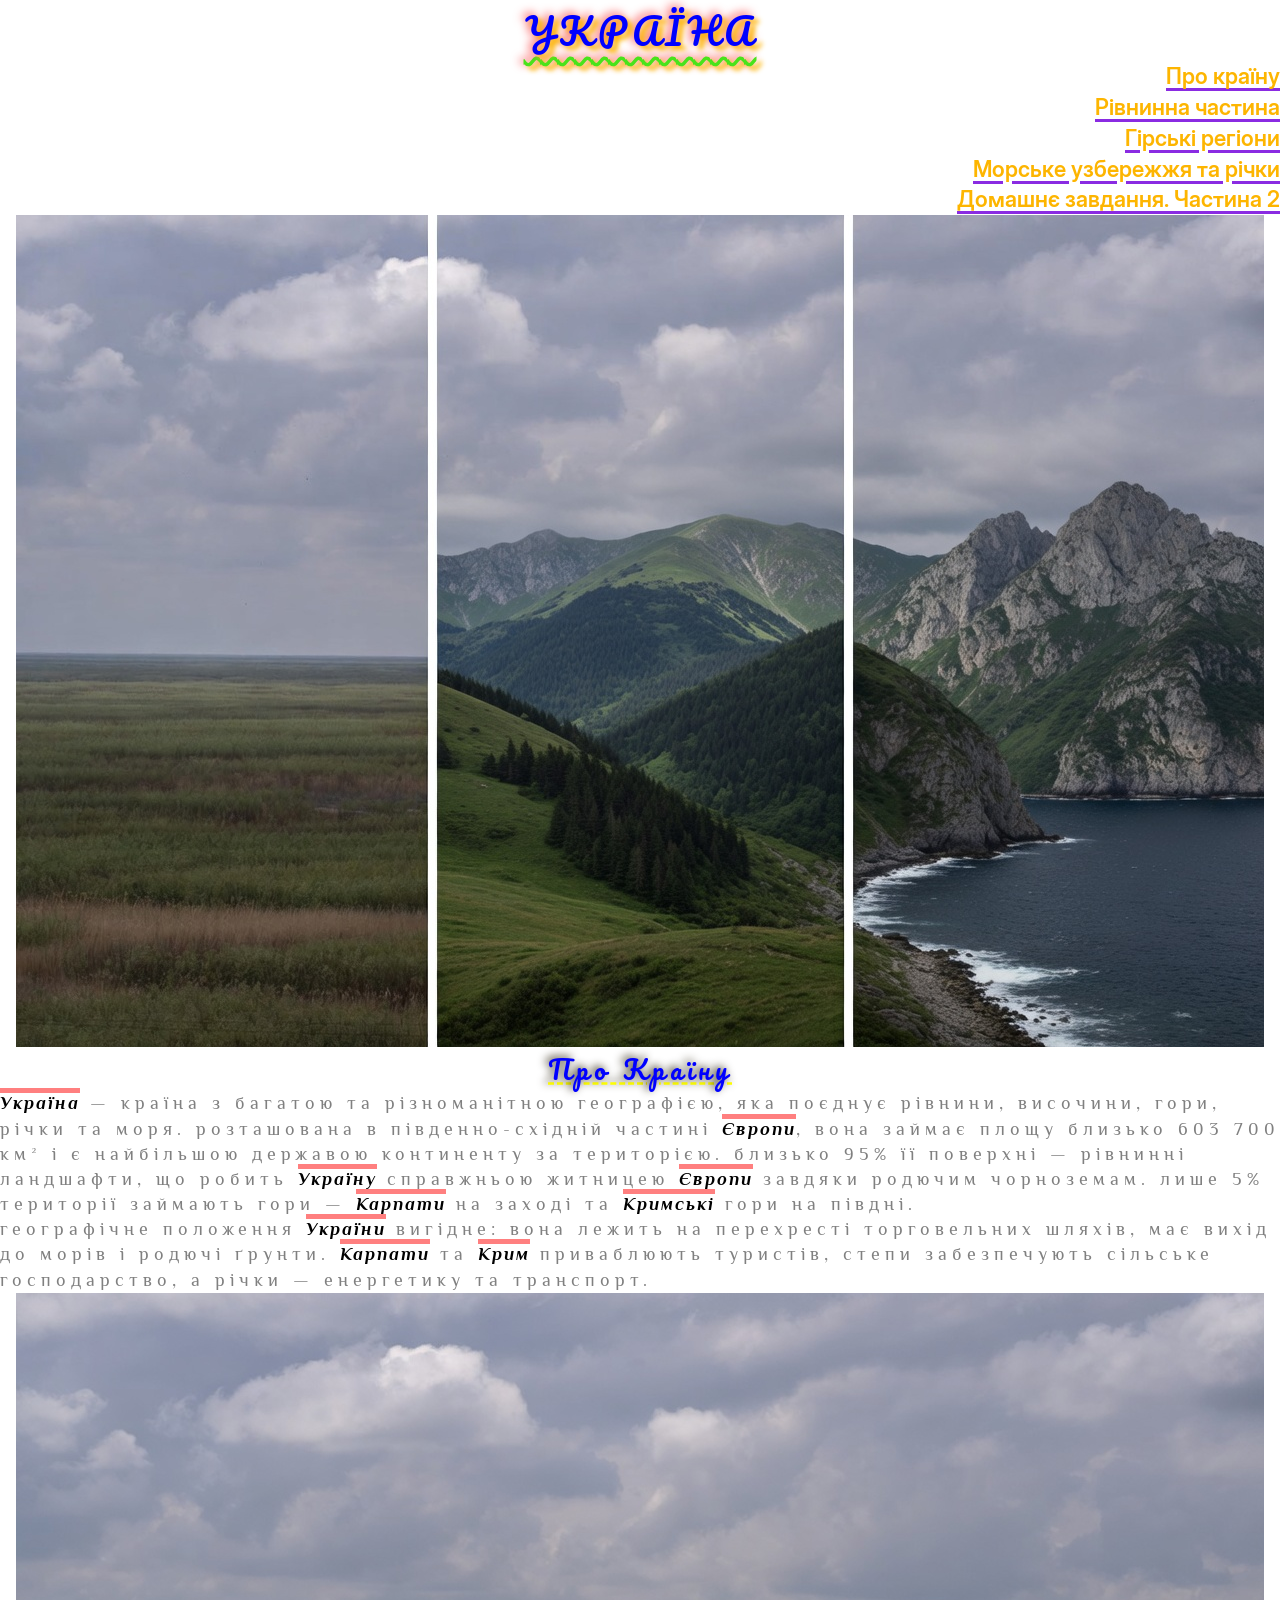
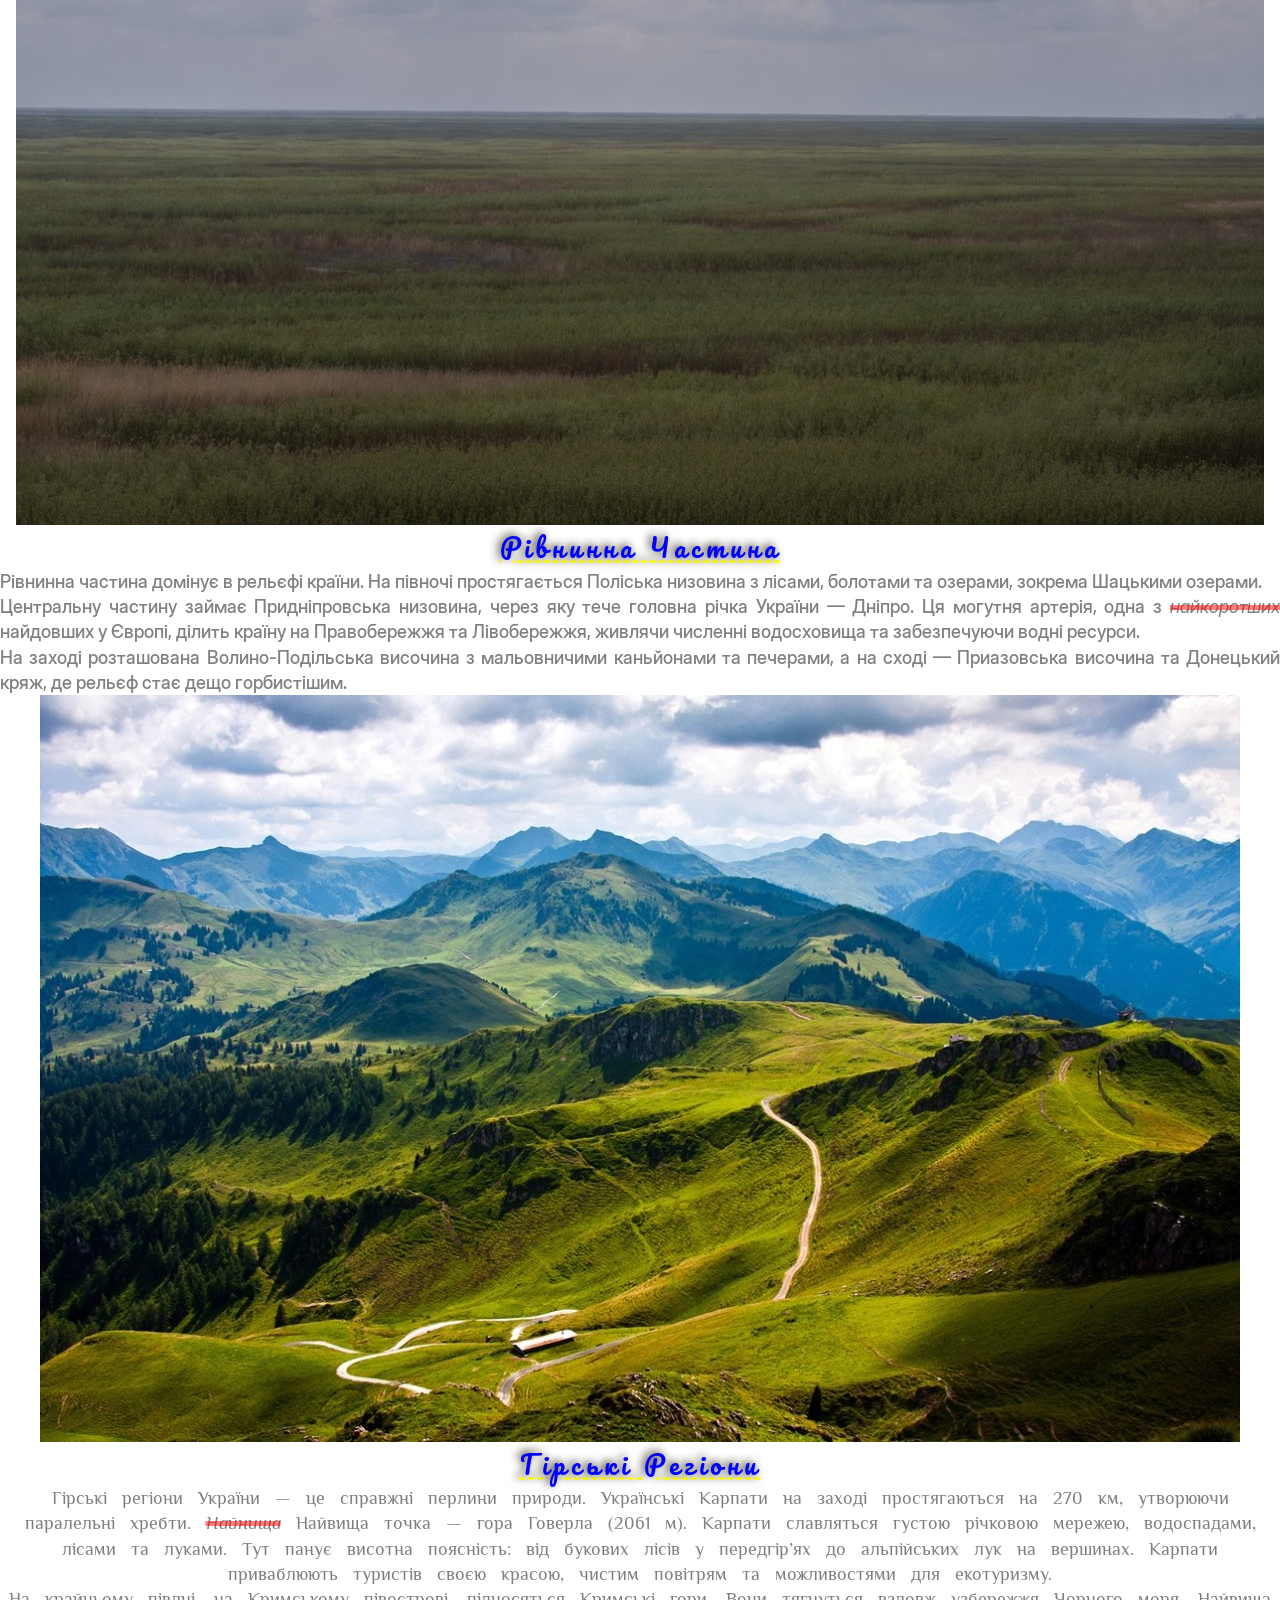
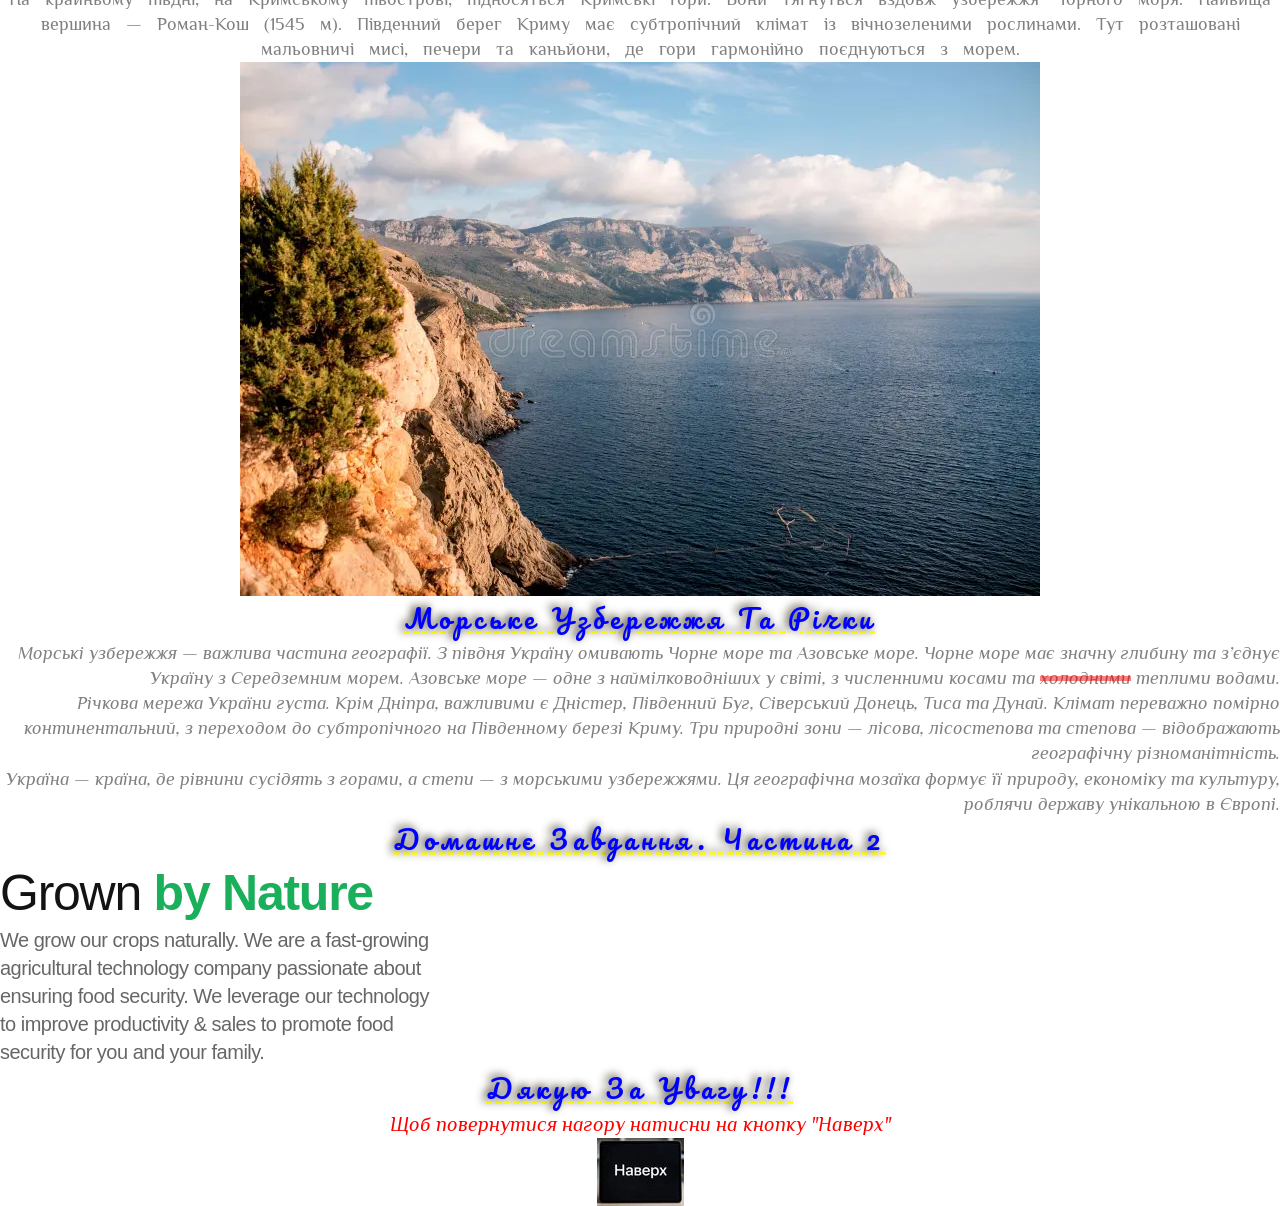
<file: homework_4/index.html>
<!doctype html>
<html lang="uk">
	<head>
		<meta charset="UTF-8" />
		<meta name="viewport" content="width=device-width, initial-scale=1.0" />
		<link rel="preconnect" href="https://fonts.googleapis.com" />
		<link rel="preconnect" href="https://fonts.gstatic.com" crossorigin />
		<link href="https://fonts.googleapis.com/css2?family=Philosopher:ital,wght@0,400;0,700;1,400&display=swap" rel="stylesheet" />
		<link href="https://fonts.googleapis.com/css2?family=Pacifico:wght@400&display=swap" rel="stylesheet" />
		<link href="https://fonts.googleapis.com/css2?family=DM%20Sans:wght@400;700&display=swap" rel="stylesheet" />
		<link rel="stylesheet" href="css/fonts.css" />
		<link rel="stylesheet" href="css/reset.css" />
		<link rel="stylesheet" href="css/style.css" />
		<title>Homework 4</title>
	</head>
	<body>
		<header id="top">
			<h1 class="big-title title">Україна</h1>
			<div>
				<ol class="list">
					<li class="item"><a href="#count">Про країну</a></li>
					<li class="item"><a href="#prairie">Рівнинна частина</a></li>
					<li class="item"><a href="#mountain">Гірські регіони</a></li>
					<li class="item"><a href="#coast">Морське узбережжя та річки</a></li>
					<li class="item"><a href="#part2">Домашнє завдання. Частина 2</a></li>
				</ol>
			</div>
		</header>
		<main>
			<div class="image"><img src="img/collage.jpg" alt="Колаж з зображенням степу, гор та морського узбережжя" /></div>
			<div id="count" class="country">
				<h2 class="title">Про країну</h2>
				<div class="text">
					<p><span>Україна</span> — країна з багатою та різноманітною географією, яка поєднує рівнини, височини, гори, річки та моря. Розташована в південно-східній частині <span>Європи</span>, вона займає площу близько 603 700 км² і є найбільшою державою континенту за територією. Близько 95% її поверхні — рівнинні ландшафти, що робить <span>Україну</span> справжньою житницею <span>Європи</span> завдяки родючим чорноземам. Лише 5% території займають гори — <span>Карпати</span> на заході та <span>Кримські</span> гори на півдні.</p>
					<p>Географічне положення <span>України</span> вигідне: вона лежить на перехресті торговельних шляхів, має вихід до морів і родючі ґрунти. <span>Карпати</span> та <span>Крим</span> приваблюють туристів, степи забезпечують сільське господарство, а річки — енергетику та транспорт.</p>
				</div>
			</div>
			<div id="prairie" class="flatland">
				<div class="image"><img src="img/steppe.jpg" alt="Безкрайні українські степи під хмарами — символ родючості та житниці Європи" /></div>
				<h2 class="title">Рівнинна частина</h2>
				<div class="text">
					<p>Рівнинна частина домінує в рельєфі країни. На півночі простягається Поліська низовина з лісами, болотами та озерами, зокрема Шацькими озерами.</p>
					<p>Центральну частину займає Придніпровська низовина, через яку тече головна річка України — Дніпро. Ця могутня артерія, одна з <span>найкоротших</span> найдовших у Європі, ділить країну на Правобережжя та Лівобережжя, живлячи численні водосховища та забезпечуючи водні ресурси.</p>
					<p>На заході розташована Волино-Подільська височина з мальовничими каньйонами та печерами, а на сході — Приазовська височина та Донецький кряж, де рельєф стає дещо горбистішим.</p>
				</div>
			</div>
			<div id="mountain" class="mountains">
				<div class="image"><img src="img/mountains.jpg" alt="Зелені схили українських Карпат з горами та лісами на горизонті" /></div>
				<h2 class="title">Гірські регіони</h2>
				<div class="text">
					<p>Гірські регіони України — це справжні перлини природи. Українські Карпати на заході простягаються на 270 км, утворюючи паралельні хребти. <span>Найнища</span> Найвища точка — гора Говерла (2061 м). Карпати славляться густою річковою мережею, водоспадами, лісами та луками. Тут панує висотна поясність: від букових лісів у передгір’ях до альпійських лук на вершинах. Карпати приваблюють туристів своєю красою, чистим повітрям та можливостями для екотуризму.</p>
					<p>На крайньому півдні, на Кримському півострові, підносяться Кримські гори. Вони тягнуться вздовж узбережжя Чорного моря. Найвища вершина — Роман-Кош (1545 м). Південний берег Криму має субтропічний клімат із вічнозеленими рослинами. Тут розташовані мальовничі мисі, печери та каньйони, де гори гармонійно поєднуються з морем.</p>
				</div>
			</div>
			<div id="coast" class="sea">
				<div class="image"><img src="img/coast_sea.jpg" alt="Кримські гори зустрічаються з Чорним морем на скелястому узбережжі" /></div>
				<h2 class="title">Морське узбережжя та річки</h2>
				<div class="text">
					<p>Морські узбережжя — важлива частина географії. З півдня Україну омивають Чорне море та Азовське море. Чорне море має значну глибину та з’єднує Україну з Середземним морем. Азовське море — одне з наймілководніших у світі, з численними косами та <span>холодними</span> теплими водами.</p>
					<p>Річкова мережа України густа. Крім Дніпра, важливими є Дністер, Південний Буг, Сіверський Донець, Тиса та Дунай. Клімат переважно помірно континентальний, з переходом до субтропічного на Південному березі Криму. Три природні зони — лісова, лісостепова та степова — відображають географічну різноманітність.</p>
					<p>Україна — країна, де рівнини сусідять з горами, а степи — з морськими узбережжями. Ця географічна мозаїка формує її природу, економіку та культуру, роблячи державу унікальною в Європі.</p>
				</div>
			</div>
			<div id="part2" class="layout">
				<h2 class="title">Домашнє завдання. Частина 2</h2>
				<h3 class="sub-title">Grown <span>by Nature</span></h3>
				<div class="text">
					<p>We grow our crops naturally. We are a fast-growing <br/> agricultural technology company passionate about <br/> ensuring food security. We leverage our technology <br/> to improve productivity & sales to promote food <br/> security for you and your family.</p>
				</div>
			</div>
		</main>
		<footer>
			<div>
				<h2 class="title">Дякую за увагу!!!</h2>
				<div class="text">
					<p>Щоб повернутися нагору натисни на кнопку "Наверх"</p>
				</div>
				<a href="#top">
					<div class="image">
						<img src="img/tablet.jpg" alt="Планшет у вигляді кнопки з написом: Наверх" />
					</div>
				</a>
			</div>
		</footer>
	</body>
</html>
</file>
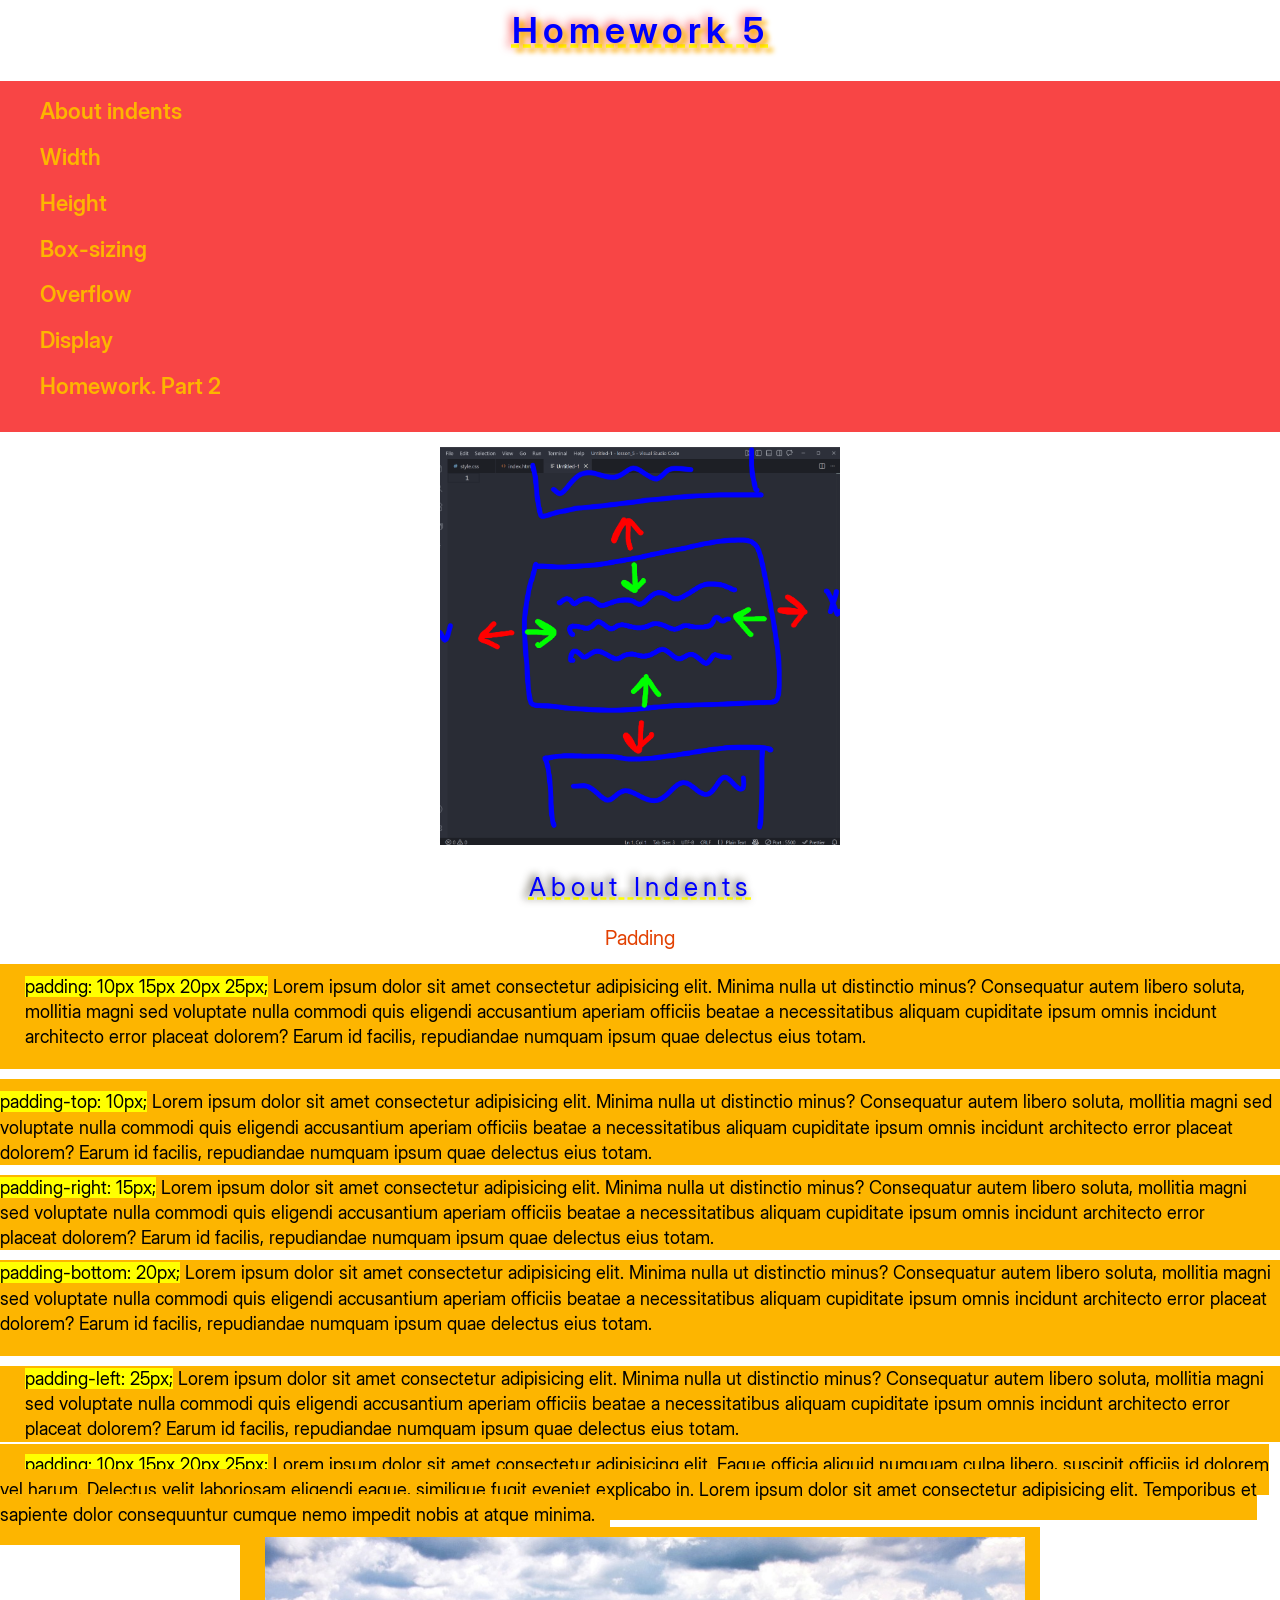
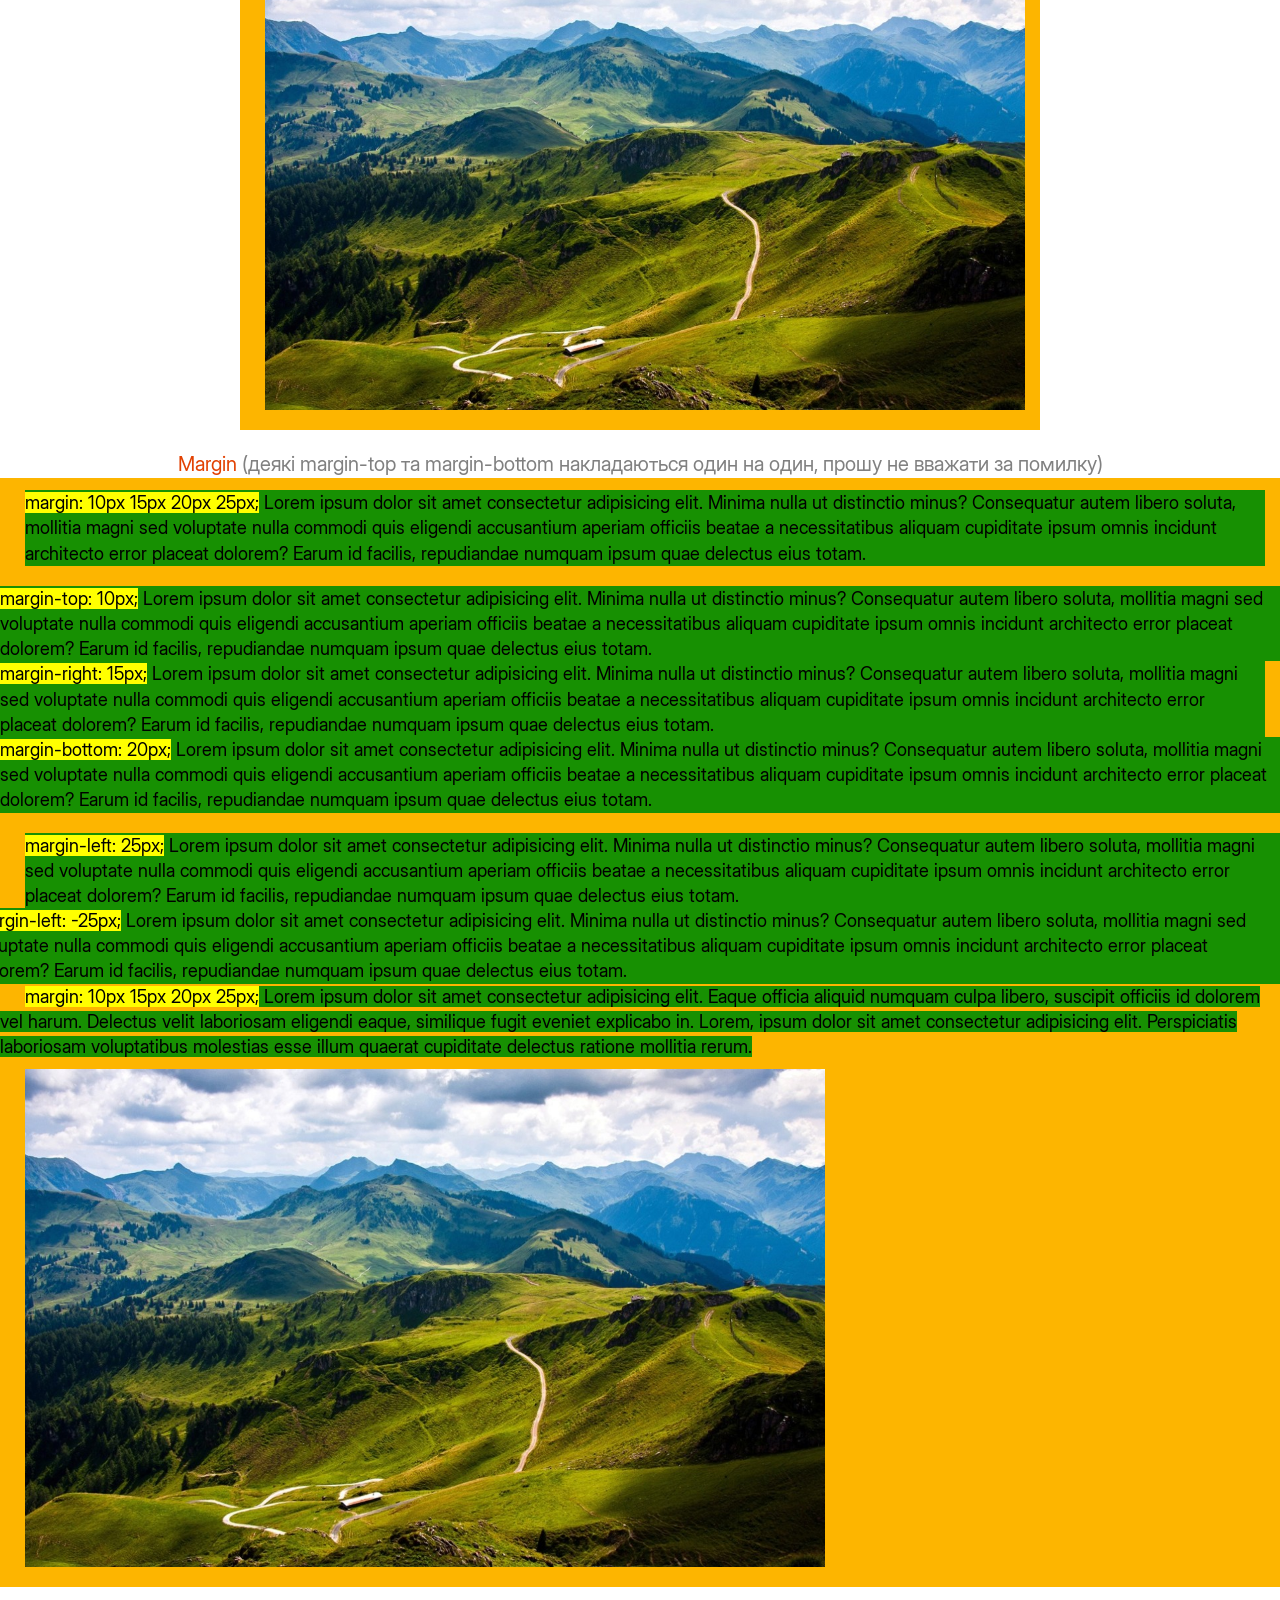
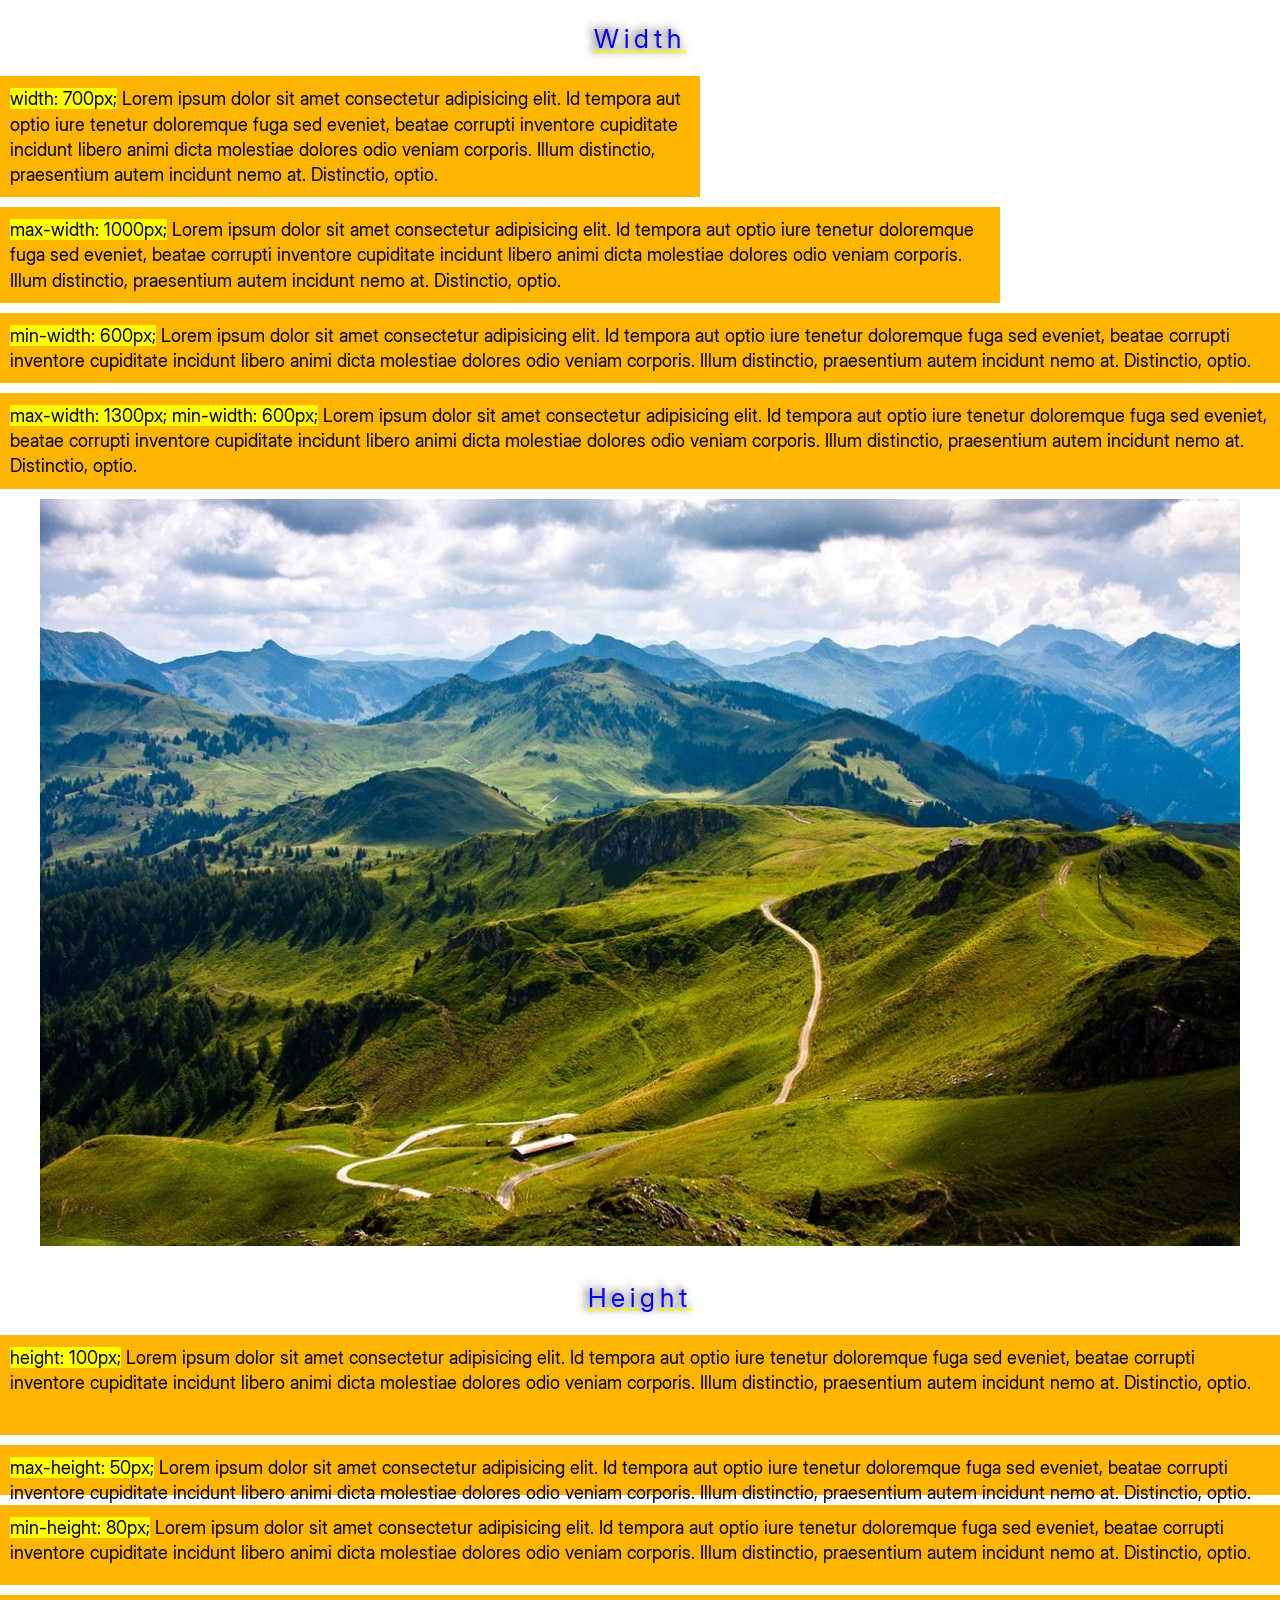
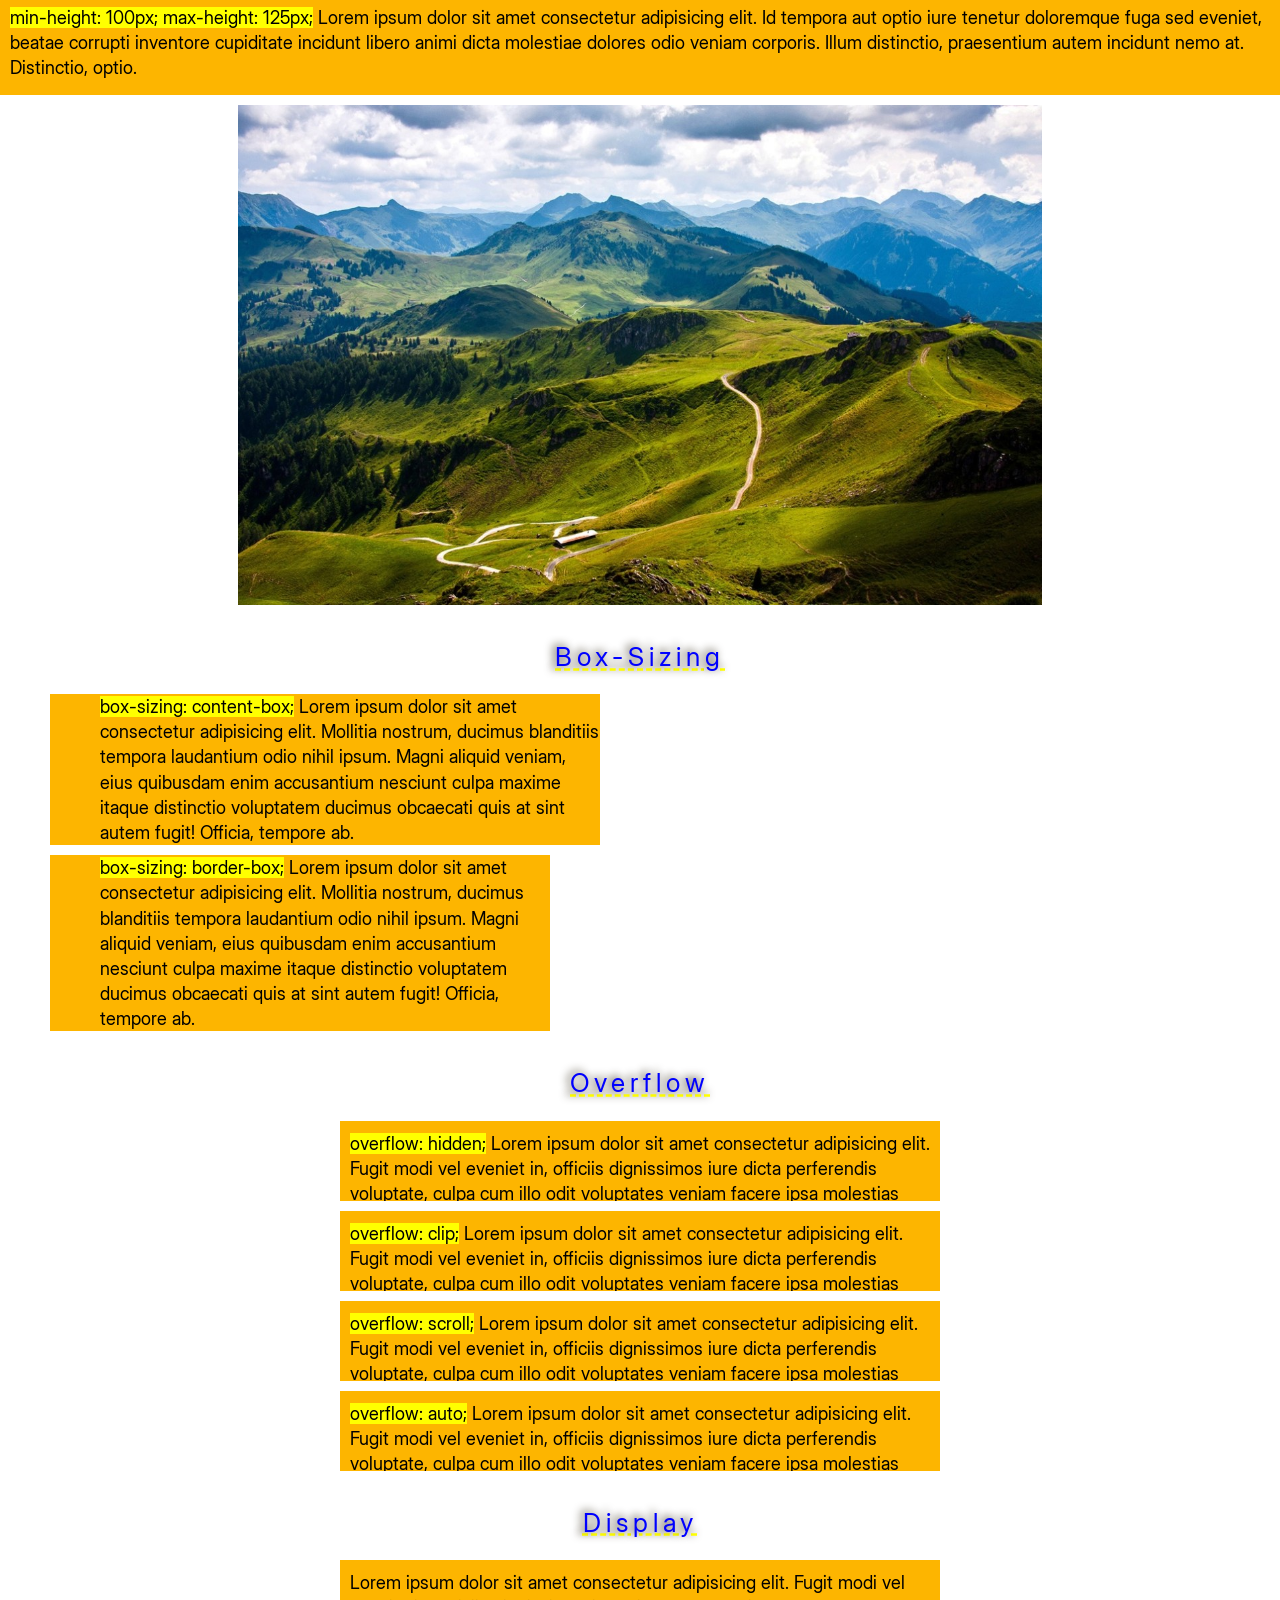
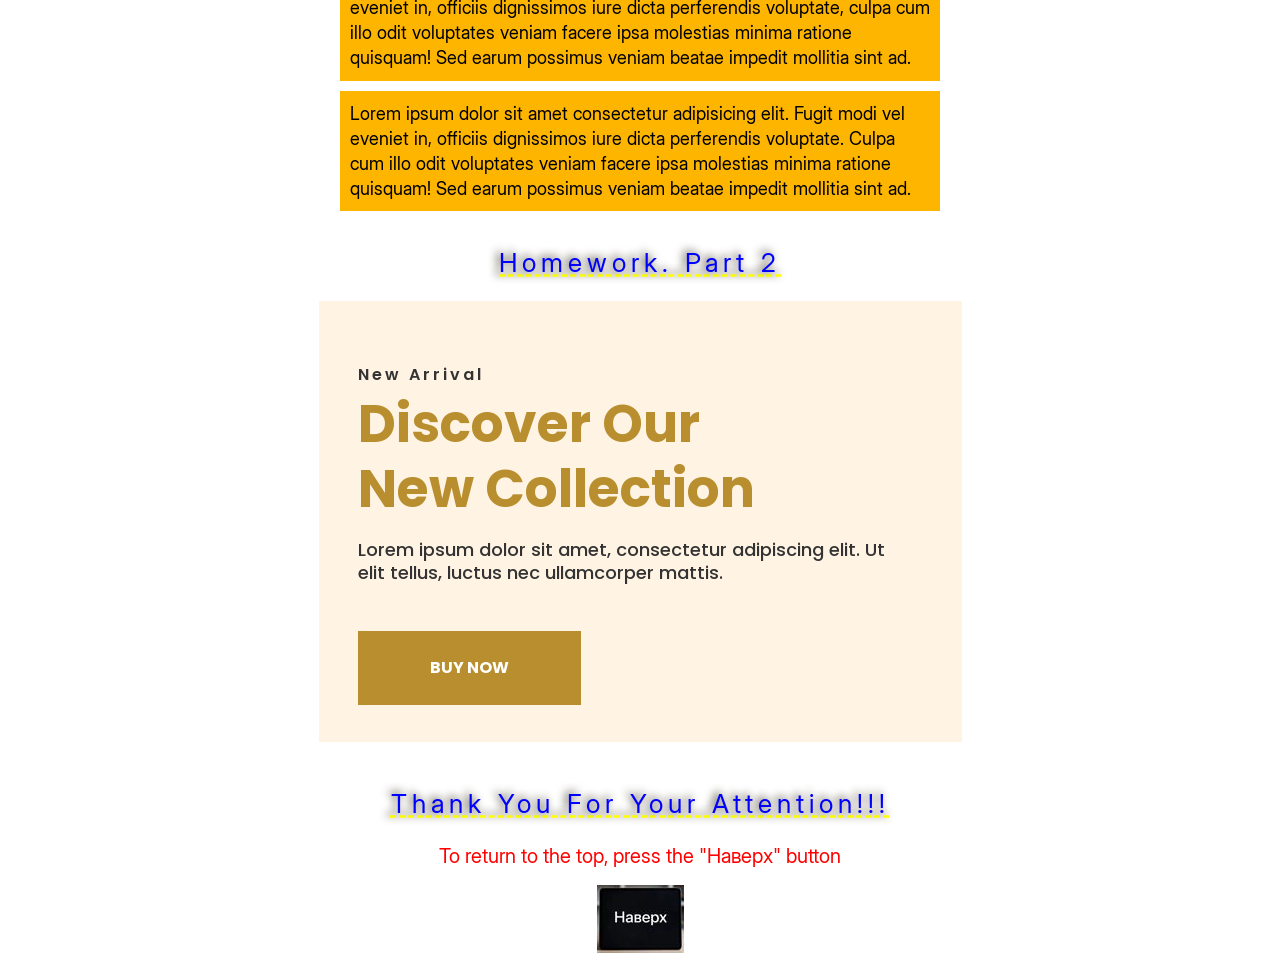
<file: homework_5/index.html>
<!doctype html>
<html lang="en">
	<head>
		<meta charset="UTF-8" />
		<meta name="viewport" content="width=device-width, initial-scale=1.0" />
		<link rel="preconnect" href="https://fonts.googleapis.com" />
		<link rel="preconnect" href="https://fonts.gstatic.com" crossorigin />
		<link href="https://fonts.googleapis.com/css2?family=Poppins:wght@500;600;700&display=swap" rel="stylesheet" />
		<link rel="stylesheet" href="css/fonts.css" />
		<link rel="stylesheet" href="css/reset.css" />
		<link rel="stylesheet" href="css/style.css" />
		<title>Homework 5</title>
	</head>
	<body>
		<header id="top">
			<h1 class="big-title title">Homework 5</h1>
			<div>
				<ol class="list">
					<li class="item"><a href="#indent">About indents</a></li>
					<li class="item"><a href="#widt">Width</a></li>
					<li class="item"><a href="#heig">Height</a></li>
					<li class="item"><a href="#bx">Box-sizing</a></li>
					<li class="item"><a href="#over">Overflow</a></li>
					<li class="item"><a href="#disp">Display</a></li>
					<li class="item"><a href="#part2">Homework. Part 2</a></li>
				</ol>
			</div>
		</header>
		<main>
			<div class="image">
				<img src="img/diagram.jpg" alt="Diagram" />
			</div>
			<div id="indent" class="indents">
				<h2 class="title">About indents</h2>
				<div class="padding">
					<h3 class="sub-title">Padding</h3>
					<div class="block-pd pd">
						<p><mark>padding: 10px 15px 20px 25px;</mark> Lorem ipsum dolor sit amet consectetur adipisicing elit. Minima nulla ut distinctio minus? Consequatur autem libero soluta, mollitia magni sed voluptate nulla commodi quis eligendi accusantium aperiam officiis beatae a necessitatibus aliquam cupiditate ipsum omnis incidunt architecto error placeat dolorem? Earum id facilis, repudiandae numquam ipsum quae delectus eius totam.</p>
					</div>
					<div class="block-pd-top pd">
						<p><mark>padding-top: 10px;</mark> Lorem ipsum dolor sit amet consectetur adipisicing elit. Minima nulla ut distinctio minus? Consequatur autem libero soluta, mollitia magni sed voluptate nulla commodi quis eligendi accusantium aperiam officiis beatae a necessitatibus aliquam cupiditate ipsum omnis incidunt architecto error placeat dolorem? Earum id facilis, repudiandae numquam ipsum quae delectus eius totam.</p>
					</div>
					<div class="block-pd-right pd">
						<p><mark>padding-right: 15px;</mark> Lorem ipsum dolor sit amet consectetur adipisicing elit. Minima nulla ut distinctio minus? Consequatur autem libero soluta, mollitia magni sed voluptate nulla commodi quis eligendi accusantium aperiam officiis beatae a necessitatibus aliquam cupiditate ipsum omnis incidunt architecto error placeat dolorem? Earum id facilis, repudiandae numquam ipsum quae delectus eius totam.</p>
					</div>
					<div class="block-pd-bottom pd">
						<p><mark>padding-bottom: 20px;</mark> Lorem ipsum dolor sit amet consectetur adipisicing elit. Minima nulla ut distinctio minus? Consequatur autem libero soluta, mollitia magni sed voluptate nulla commodi quis eligendi accusantium aperiam officiis beatae a necessitatibus aliquam cupiditate ipsum omnis incidunt architecto error placeat dolorem? Earum id facilis, repudiandae numquam ipsum quae delectus eius totam.</p>
					</div>
					<div class="block-pd-left pd">
						<p><mark>padding-left: 25px;</mark> Lorem ipsum dolor sit amet consectetur adipisicing elit. Minima nulla ut distinctio minus? Consequatur autem libero soluta, mollitia magni sed voluptate nulla commodi quis eligendi accusantium aperiam officiis beatae a necessitatibus aliquam cupiditate ipsum omnis incidunt architecto error placeat dolorem? Earum id facilis, repudiandae numquam ipsum quae delectus eius totam.</p>
					</div>
					<span class="inline-pd"><mark>padding: 10px 15px 20px 25px;</mark> Lorem ipsum dolor sit amet consectetur adipisicing elit. Eaque officia aliquid numquam culpa libero, suscipit officiis id dolorem vel harum. Delectus velit laboriosam eligendi eaque, similique fugit eveniet explicabo in. Lorem ipsum dolor sit amet consectetur adipisicing elit. Temporibus et sapiente dolor consequuntur cumque nemo impedit nobis at atque minima.</span>
					<img src="img/mountains.jpg" alt="Mountains" />
				</div>
				<div class="margin">
					<h3 class="sub-title">Margin <span>(деякі margin-top та margin-bottom накладаються один на один, прошу не вважати за помилку)</span></h3>
					<div class="block-mr">
						<p><mark>margin: 10px 15px 20px 25px;</mark> Lorem ipsum dolor sit amet consectetur adipisicing elit. Minima nulla ut distinctio minus? Consequatur autem libero soluta, mollitia magni sed voluptate nulla commodi quis eligendi accusantium aperiam officiis beatae a necessitatibus aliquam cupiditate ipsum omnis incidunt architecto error placeat dolorem? Earum id facilis, repudiandae numquam ipsum quae delectus eius totam.</p>
					</div>
					<div class="block-mr-top">
						<p><mark>margin-top: 10px;</mark> Lorem ipsum dolor sit amet consectetur adipisicing elit. Minima nulla ut distinctio minus? Consequatur autem libero soluta, mollitia magni sed voluptate nulla commodi quis eligendi accusantium aperiam officiis beatae a necessitatibus aliquam cupiditate ipsum omnis incidunt architecto error placeat dolorem? Earum id facilis, repudiandae numquam ipsum quae delectus eius totam.</p>
					</div>
					<div class="block-mr-right">
						<p><mark>margin-right: 15px;</mark> Lorem ipsum dolor sit amet consectetur adipisicing elit. Minima nulla ut distinctio minus? Consequatur autem libero soluta, mollitia magni sed voluptate nulla commodi quis eligendi accusantium aperiam officiis beatae a necessitatibus aliquam cupiditate ipsum omnis incidunt architecto error placeat dolorem? Earum id facilis, repudiandae numquam ipsum quae delectus eius totam.</p>
					</div>
					<div class="block-mr-bottom">
						<p><mark>margin-bottom: 20px;</mark> Lorem ipsum dolor sit amet consectetur adipisicing elit. Minima nulla ut distinctio minus? Consequatur autem libero soluta, mollitia magni sed voluptate nulla commodi quis eligendi accusantium aperiam officiis beatae a necessitatibus aliquam cupiditate ipsum omnis incidunt architecto error placeat dolorem? Earum id facilis, repudiandae numquam ipsum quae delectus eius totam.</p>
					</div>
					<div class="block-mr-left">
						<p><mark>margin-left: 25px;</mark> Lorem ipsum dolor sit amet consectetur adipisicing elit. Minima nulla ut distinctio minus? Consequatur autem libero soluta, mollitia magni sed voluptate nulla commodi quis eligendi accusantium aperiam officiis beatae a necessitatibus aliquam cupiditate ipsum omnis incidunt architecto error placeat dolorem? Earum id facilis, repudiandae numquam ipsum quae delectus eius totam.</p>
					</div>
					<div class="block-mr-left-minus">
						<p><mark>margin-left: -25px;</mark> Lorem ipsum dolor sit amet consectetur adipisicing elit. Minima nulla ut distinctio minus? Consequatur autem libero soluta, mollitia magni sed voluptate nulla commodi quis eligendi accusantium aperiam officiis beatae a necessitatibus aliquam cupiditate ipsum omnis incidunt architecto error placeat dolorem? Earum id facilis, repudiandae numquam ipsum quae delectus eius totam.</p>
					</div>
					<span class="inline-mr"><mark>margin: 10px 15px 20px 25px;</mark> Lorem ipsum dolor sit amet consectetur adipisicing elit. Eaque officia aliquid numquam culpa libero, suscipit officiis id dolorem vel harum. Delectus velit laboriosam eligendi eaque, similique fugit eveniet explicabo in. Lorem, ipsum dolor sit amet consectetur adipisicing elit. Perspiciatis laboriosam voluptatibus molestias esse illum quaerat cupiditate delectus ratione mollitia rerum.</span>
					<img src="img/mountains.jpg" alt="Mountains" />
				</div>
			</div>
			<div id="widt" class="width">
				<h2 class="title">Width</h2>
				<div class="block-wd">
					<p><mark>width: 700px;</mark> Lorem ipsum dolor sit amet consectetur adipisicing elit. Id tempora aut optio iure tenetur doloremque fuga sed eveniet, beatae corrupti inventore cupiditate incidunt libero animi dicta molestiae dolores odio veniam corporis. Illum distinctio, praesentium autem incidunt nemo at. Distinctio, optio.</p>
				</div>
				<div class="block-wd-max">
					<p><mark>max-width: 1000px;</mark> Lorem ipsum dolor sit amet consectetur adipisicing elit. Id tempora aut optio iure tenetur doloremque fuga sed eveniet, beatae corrupti inventore cupiditate incidunt libero animi dicta molestiae dolores odio veniam corporis. Illum distinctio, praesentium autem incidunt nemo at. Distinctio, optio.</p>
				</div>
				<div class="block-wd-min">
					<p><mark>min-width: 600px;</mark> Lorem ipsum dolor sit amet consectetur adipisicing elit. Id tempora aut optio iure tenetur doloremque fuga sed eveniet, beatae corrupti inventore cupiditate incidunt libero animi dicta molestiae dolores odio veniam corporis. Illum distinctio, praesentium autem incidunt nemo at. Distinctio, optio.</p>
				</div>
				<div class="block-wd-max-min">
					<p><mark>max-width: 1300px; min-width: 600px;</mark> Lorem ipsum dolor sit amet consectetur adipisicing elit. Id tempora aut optio iure tenetur doloremque fuga sed eveniet, beatae corrupti inventore cupiditate incidunt libero animi dicta molestiae dolores odio veniam corporis. Illum distinctio, praesentium autem incidunt nemo at. Distinctio, optio.</p>
				</div>
				<img src="img/mountains.jpg" alt="Mountains" />
			</div>
			<div id="heig" class="height">
				<h2 class="title">Height</h2>
				<div class="block-hg">
					<p><mark>height: 100px;</mark> Lorem ipsum dolor sit amet consectetur adipisicing elit. Id tempora aut optio iure tenetur doloremque fuga sed eveniet, beatae corrupti inventore cupiditate incidunt libero animi dicta molestiae dolores odio veniam corporis. Illum distinctio, praesentium autem incidunt nemo at. Distinctio, optio.</p>
				</div>
				<div class="block-hg-max">
					<p><mark>max-height: 50px;</mark> Lorem ipsum dolor sit amet consectetur adipisicing elit. Id tempora aut optio iure tenetur doloremque fuga sed eveniet, beatae corrupti inventore cupiditate incidunt libero animi dicta molestiae dolores odio veniam corporis. Illum distinctio, praesentium autem incidunt nemo at. Distinctio, optio.</p>
				</div>
				<div class="block-hg-min">
					<p><mark>min-height: 80px;</mark> Lorem ipsum dolor sit amet consectetur adipisicing elit. Id tempora aut optio iure tenetur doloremque fuga sed eveniet, beatae corrupti inventore cupiditate incidunt libero animi dicta molestiae dolores odio veniam corporis. Illum distinctio, praesentium autem incidunt nemo at. Distinctio, optio.</p>
				</div>
				<div class="block-hg-max-min">
					<p><mark>min-height: 100px; max-height: 125px;</mark> Lorem ipsum dolor sit amet consectetur adipisicing elit. Id tempora aut optio iure tenetur doloremque fuga sed eveniet, beatae corrupti inventore cupiditate incidunt libero animi dicta molestiae dolores odio veniam corporis. Illum distinctio, praesentium autem incidunt nemo at. Distinctio, optio.</p>
				</div>
				<img src="img/mountains.jpg" alt="Mountains" />
			</div>
			<div id="bx" class="box">
				<h2 class="title">Box-sizing</h2>
				<div class="content-box">
					<p><mark>box-sizing: content-box;</mark> Lorem ipsum dolor sit amet consectetur adipisicing elit. Mollitia nostrum, ducimus blanditiis tempora laudantium odio nihil ipsum. Magni aliquid veniam, eius quibusdam enim accusantium nesciunt culpa maxime itaque distinctio voluptatem ducimus obcaecati quis at sint autem fugit! Officia, tempore ab.</p>
				</div>
				<div class="border-box">
					<p><mark>box-sizing: border-box;</mark> Lorem ipsum dolor sit amet consectetur adipisicing elit. Mollitia nostrum, ducimus blanditiis tempora laudantium odio nihil ipsum. Magni aliquid veniam, eius quibusdam enim accusantium nesciunt culpa maxime itaque distinctio voluptatem ducimus obcaecati quis at sint autem fugit! Officia, tempore ab.</p>
				</div>
			</div>
			<div id="over" class="overflow">
				<h2 class="title">Overflow</h2>
				<div class="over-hidden">
					<p><mark>overflow: hidden;</mark> Lorem ipsum dolor sit amet consectetur adipisicing elit. Fugit modi vel eveniet in, officiis dignissimos iure dicta perferendis voluptate, culpa cum illo odit voluptates veniam facere ipsa molestias minima ratione quisquam! Sed earum possimus veniam beatae impedit mollitia sint ad.</p>
				</div>
				<div class="over-clip">
					<p><mark>overflow: clip;</mark> Lorem ipsum dolor sit amet consectetur adipisicing elit. Fugit modi vel eveniet in, officiis dignissimos iure dicta perferendis voluptate, culpa cum illo odit voluptates veniam facere ipsa molestias minima ratione quisquam! Sed earum possimus veniam beatae impedit mollitia sint ad.</p>
				</div>
				<div class="over-scroll">
					<p><mark>overflow: scroll;</mark> Lorem ipsum dolor sit amet consectetur adipisicing elit. Fugit modi vel eveniet in, officiis dignissimos iure dicta perferendis voluptate, culpa cum illo odit voluptates veniam facere ipsa molestias minima ratione quisquam! Sed earum possimus veniam beatae impedit mollitia sint ad.</p>
				</div>
				<div class="over-auto">
					<p><mark>overflow: auto;</mark> Lorem ipsum dolor sit amet consectetur adipisicing elit. Fugit modi vel eveniet in, officiis dignissimos iure dicta perferendis voluptate, culpa cum illo odit voluptates veniam facere ipsa molestias minima ratione quisquam! Sed earum possimus veniam beatae impedit mollitia sint ad.</p>
				</div>
			</div>
			<div id="disp" class="display">
				<h2 class="title">Display</h2>
				<span class="display-block">Lorem ipsum dolor sit amet consectetur adipisicing elit. Fugit modi vel eveniet in, officiis dignissimos iure dicta perferendis voluptate, culpa cum illo odit voluptates veniam facere ipsa molestias minima ratione quisquam! Sed earum possimus veniam beatae impedit mollitia sint ad.</span>
				<div class="display-inline">
					<p>Lorem ipsum dolor sit amet consectetur adipisicing elit. Fugit modi vel eveniet in, officiis dignissimos iure dicta perferendis voluptate.</p>
					<p>Culpa cum illo odit voluptates veniam facere ipsa molestias minima ratione quisquam! Sed earum possimus veniam beatae impedit mollitia sint ad.</p>
				</div>
				<div class="display-none"><p>Lorem ipsum dolor sit amet consectetur adipisicing elit. Fugit modi vel eveniet in, officiis dignissimos iure dicta perferendis voluptate, culpa cum illo odit voluptates veniam facere ipsa molestias minima ratione quisquam! Sed earum possimus veniam beatae impedit mollitia sint ad.</p></div>
			</div>
			<div id="part2" class="homework">
				<h2 class="title">Homework. Part 2</h2>
				<div class="homework-body">
					<div class="homework-sub-title">New Arrival</div>
					<h3 class="homework-title">
						Discover Our <br />
						New Collection
					</h3>
					<div class="homework-text"><p>Lorem ipsum dolor sit amet, consectetur adipiscing elit. Ut elit tellus, luctus nec ullamcorper mattis.</p></div>
					<a href="#" class="homework-link">BUY Now</a>
				</div>
			</div>
		</main>
		<footer>
			<div>
				<h2 class="title">Thank you for your attention!!!</h2>
				<div class="footer-text">
					<p>To return to the top, press the "Наверх" button</p>
				</div>
				<a class="footer-link" href="#top">
					<div class="footer-image">
						<img src="img/tablet.jpg" alt="Tablet in the form of a button with the inscription: Up" />
					</div>
				</a>
			</div>
		</footer>
	</body>
</html>
</file>
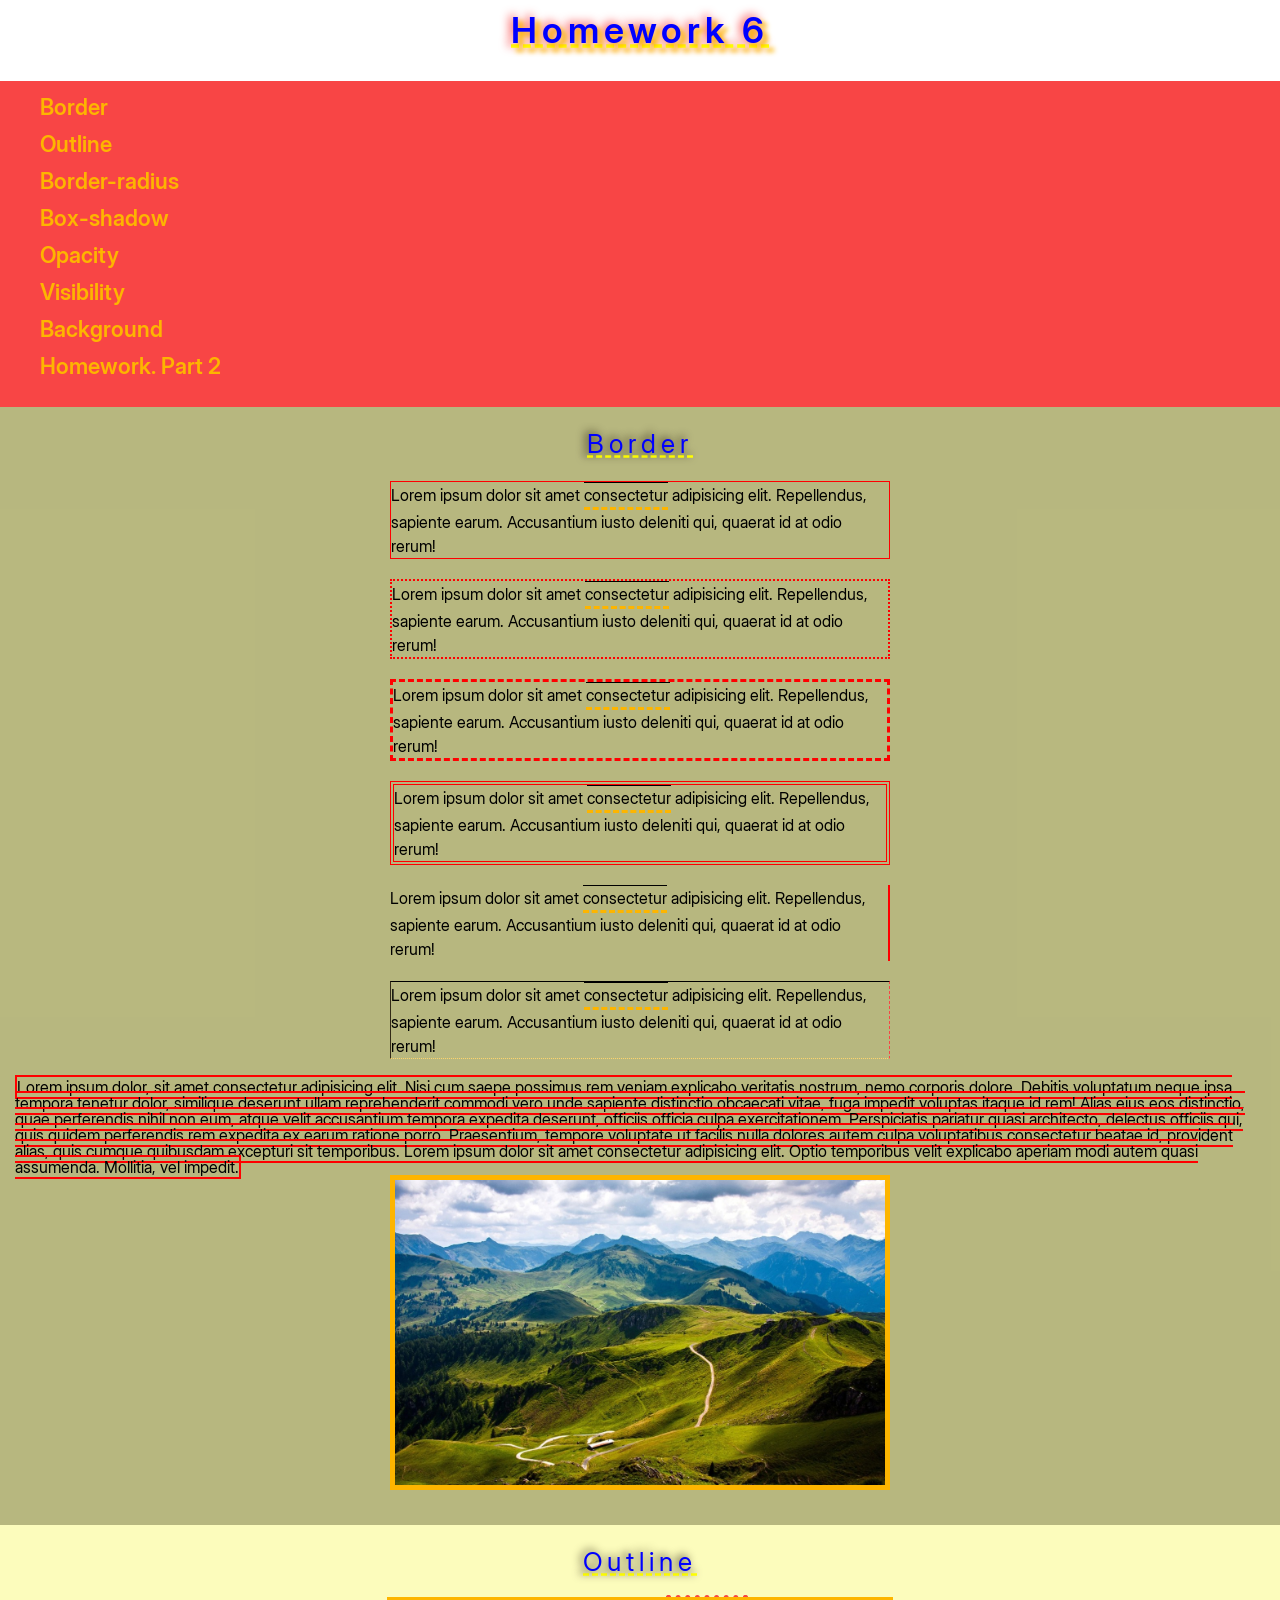
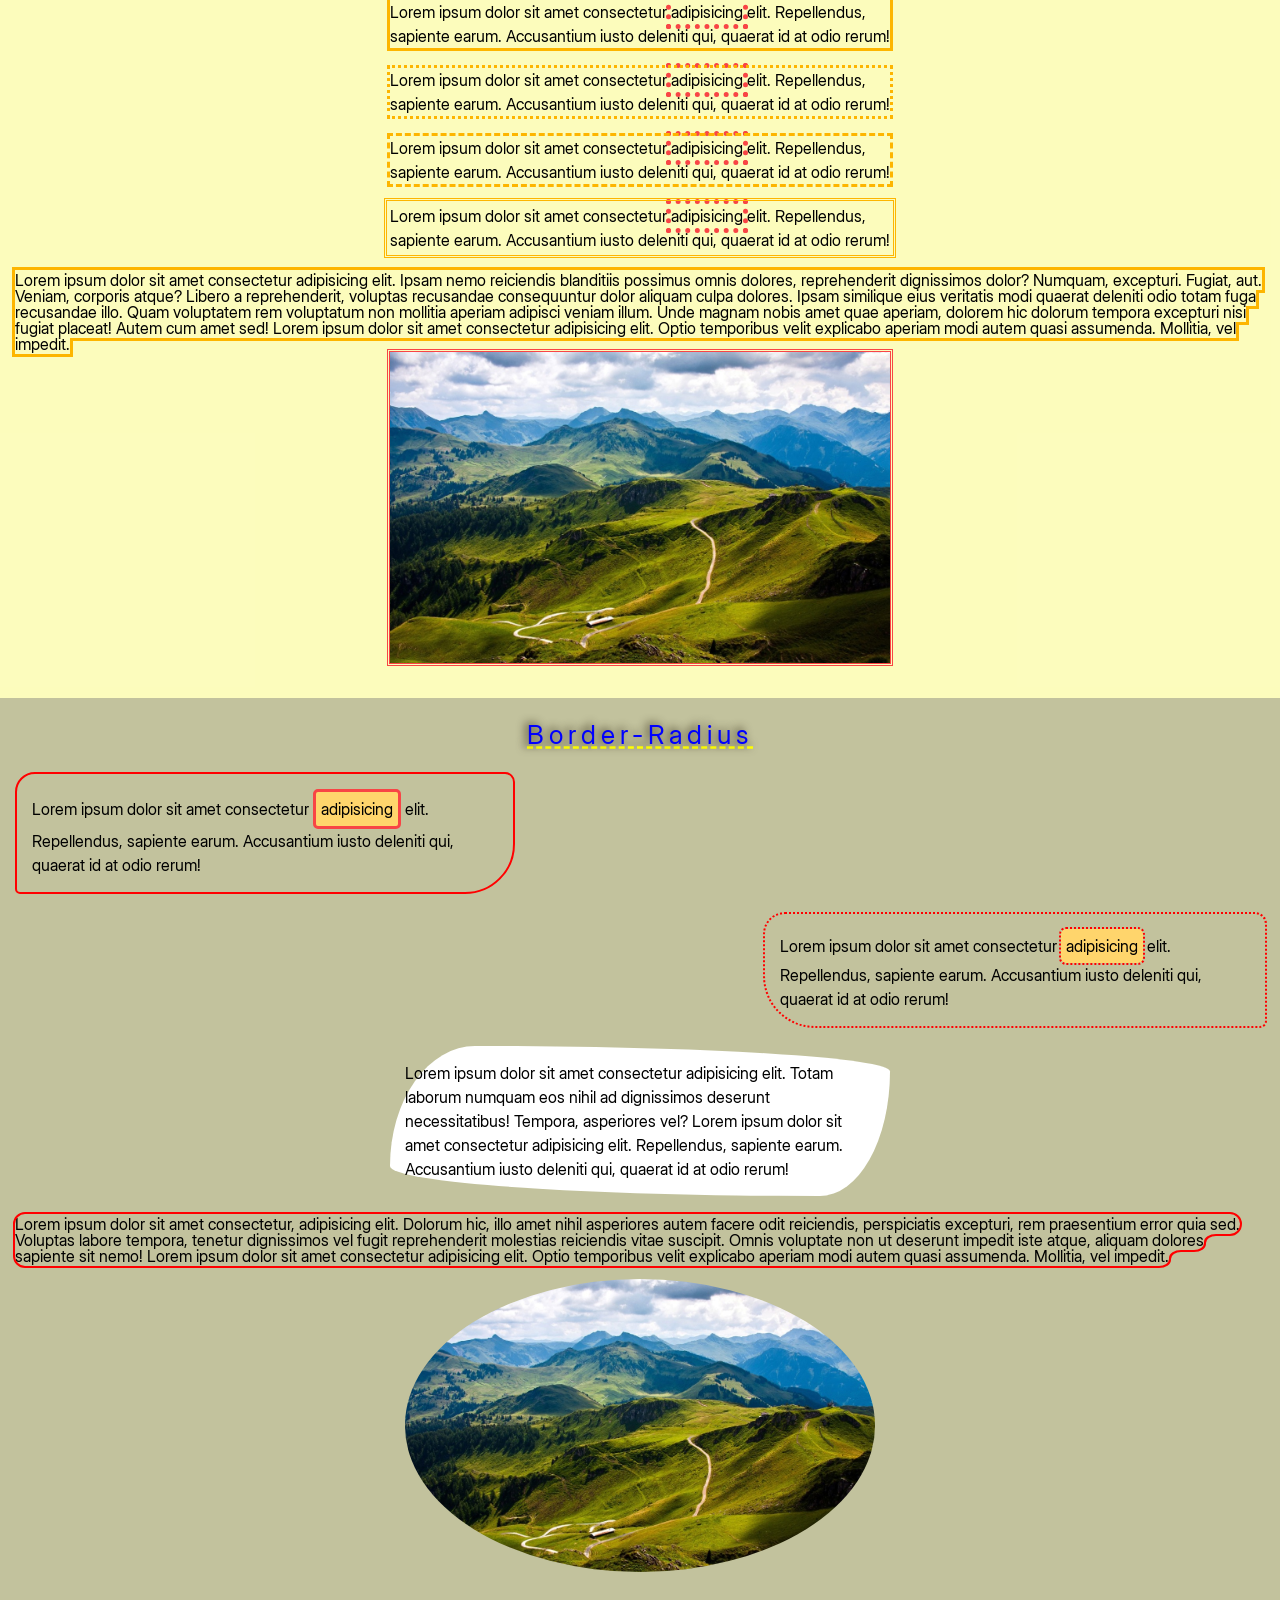
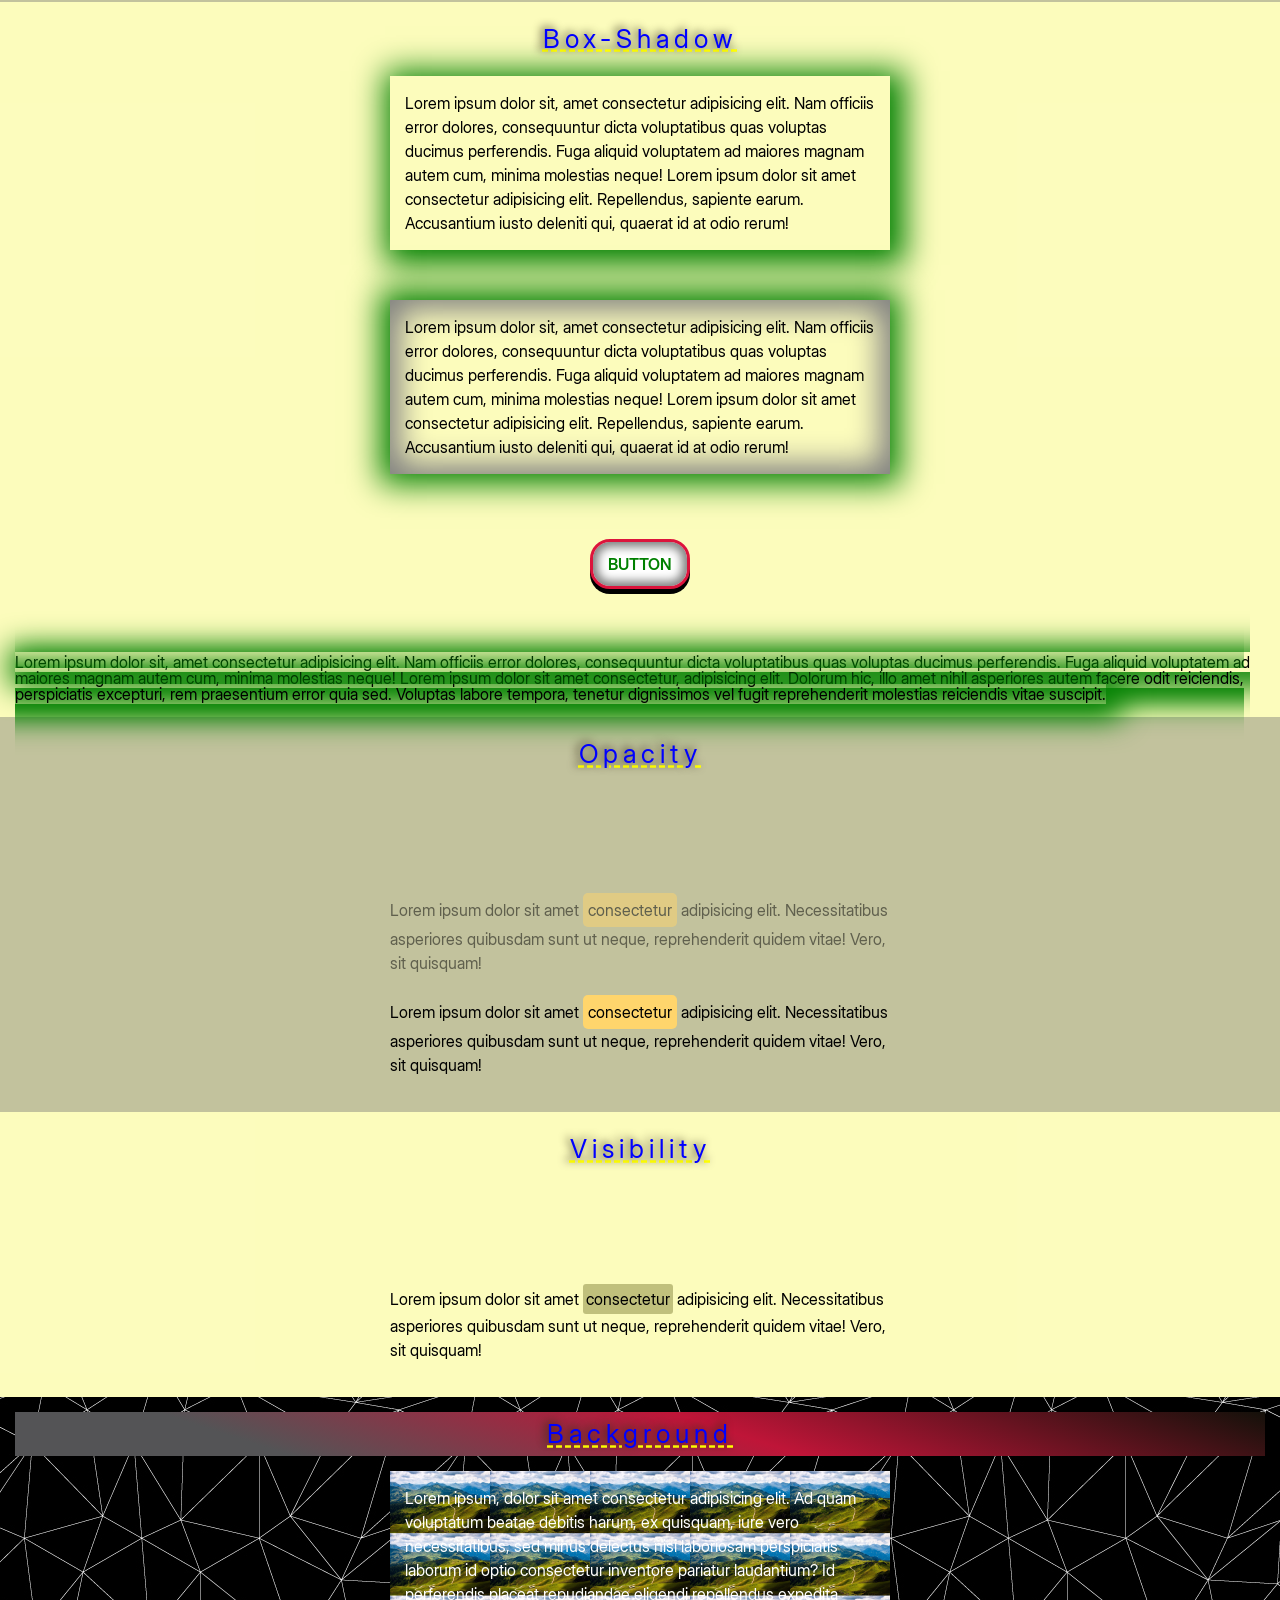
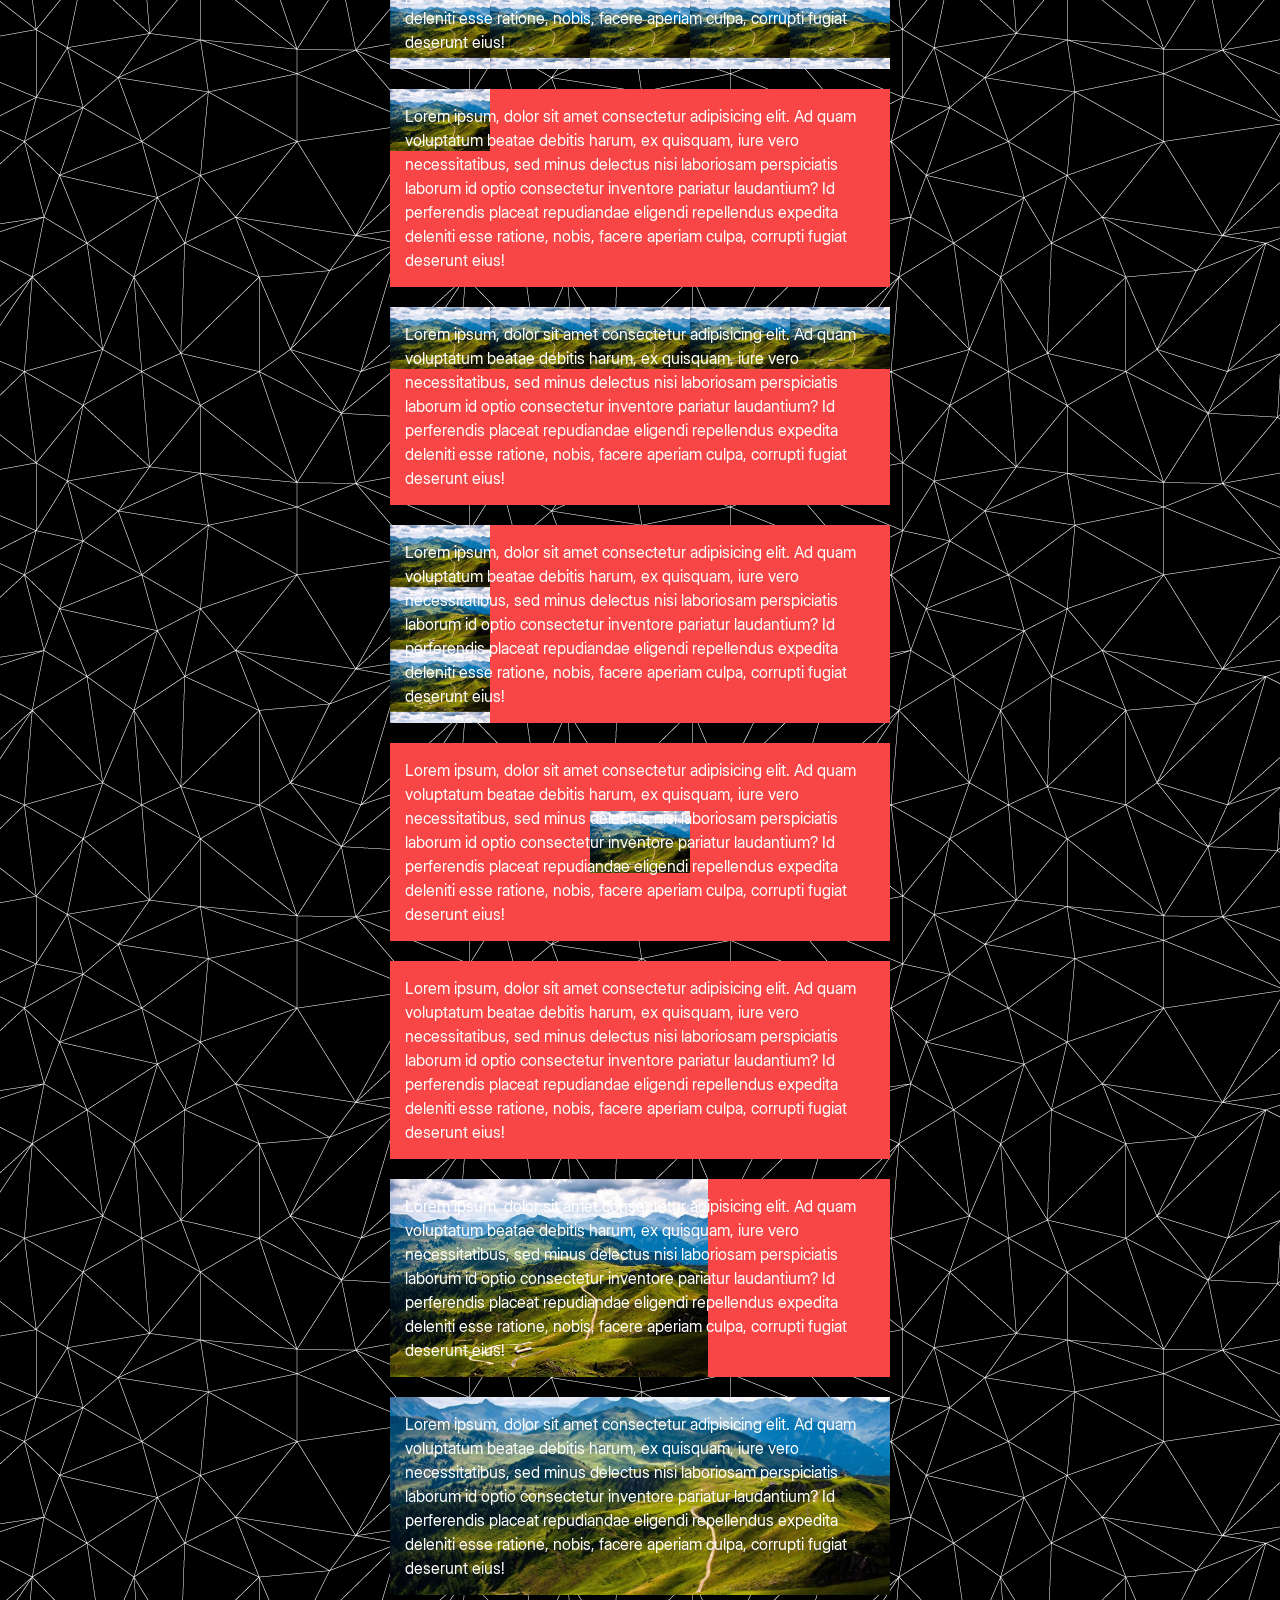
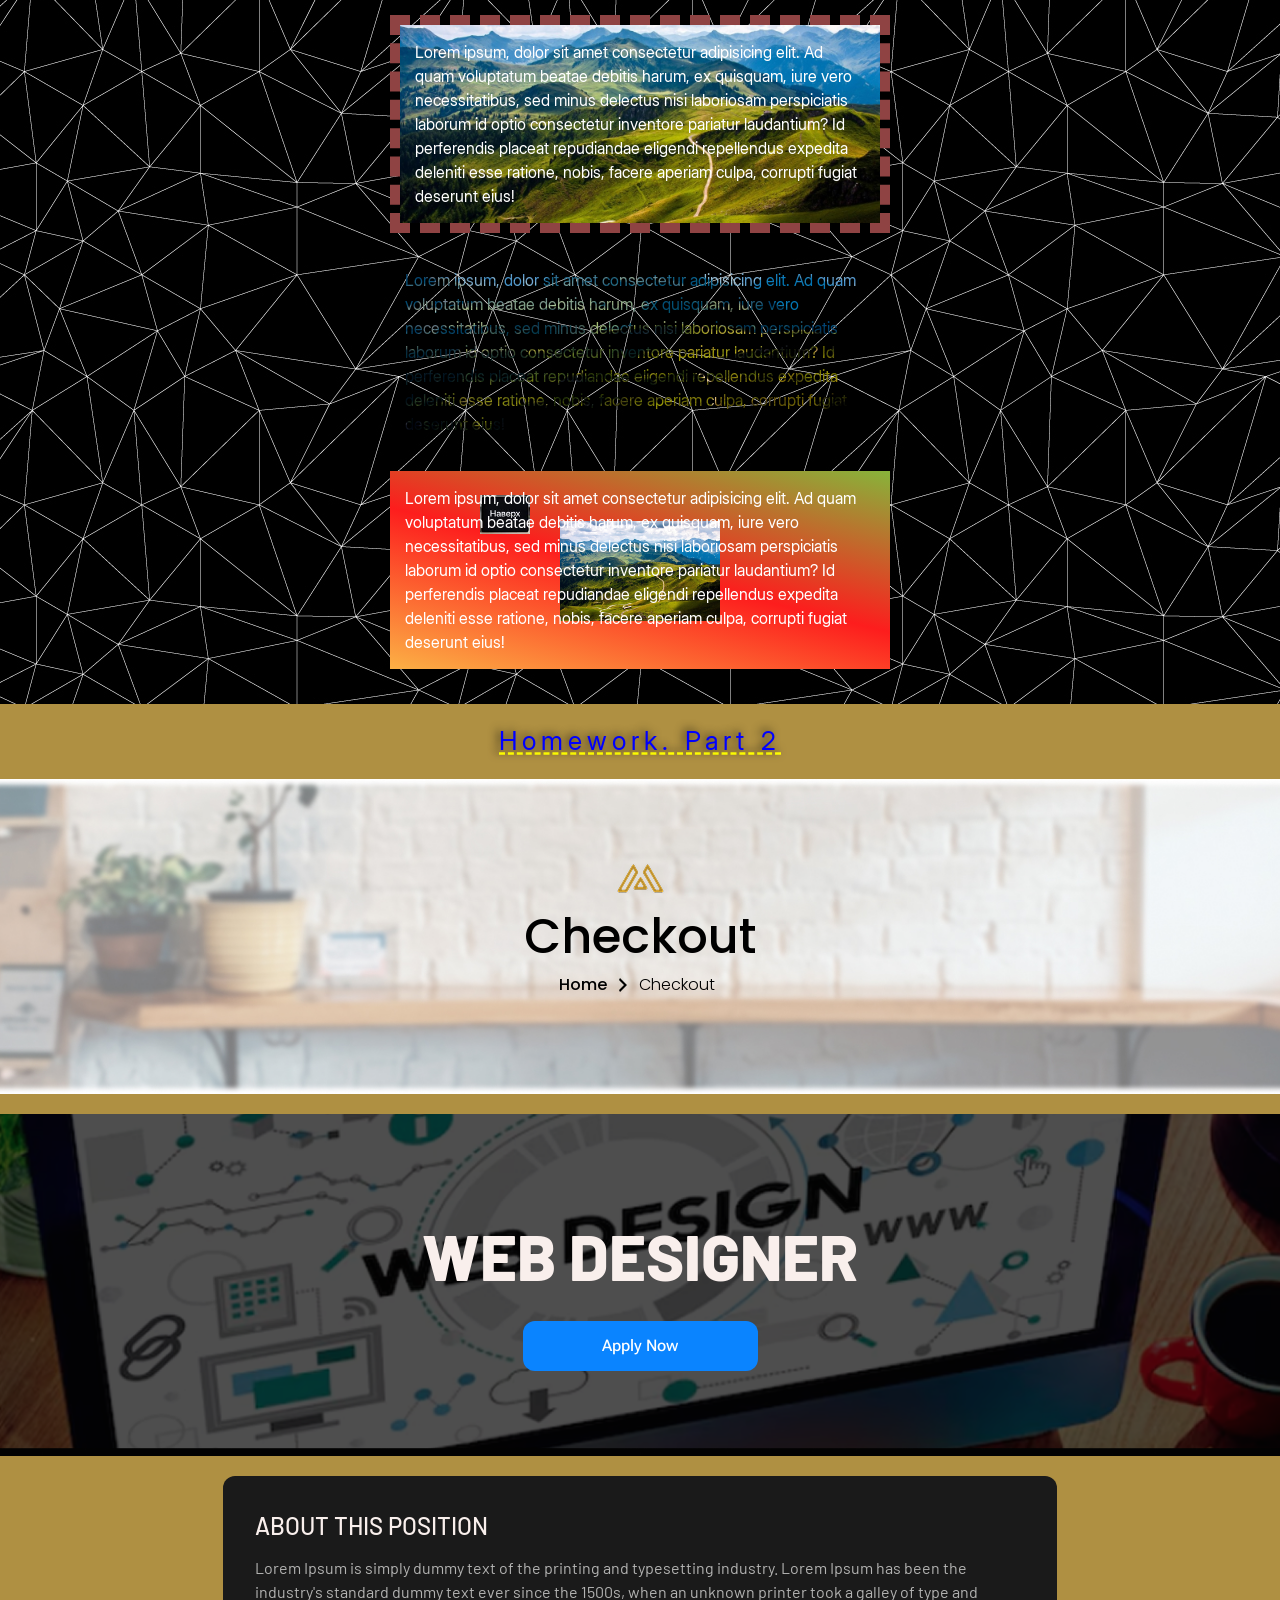
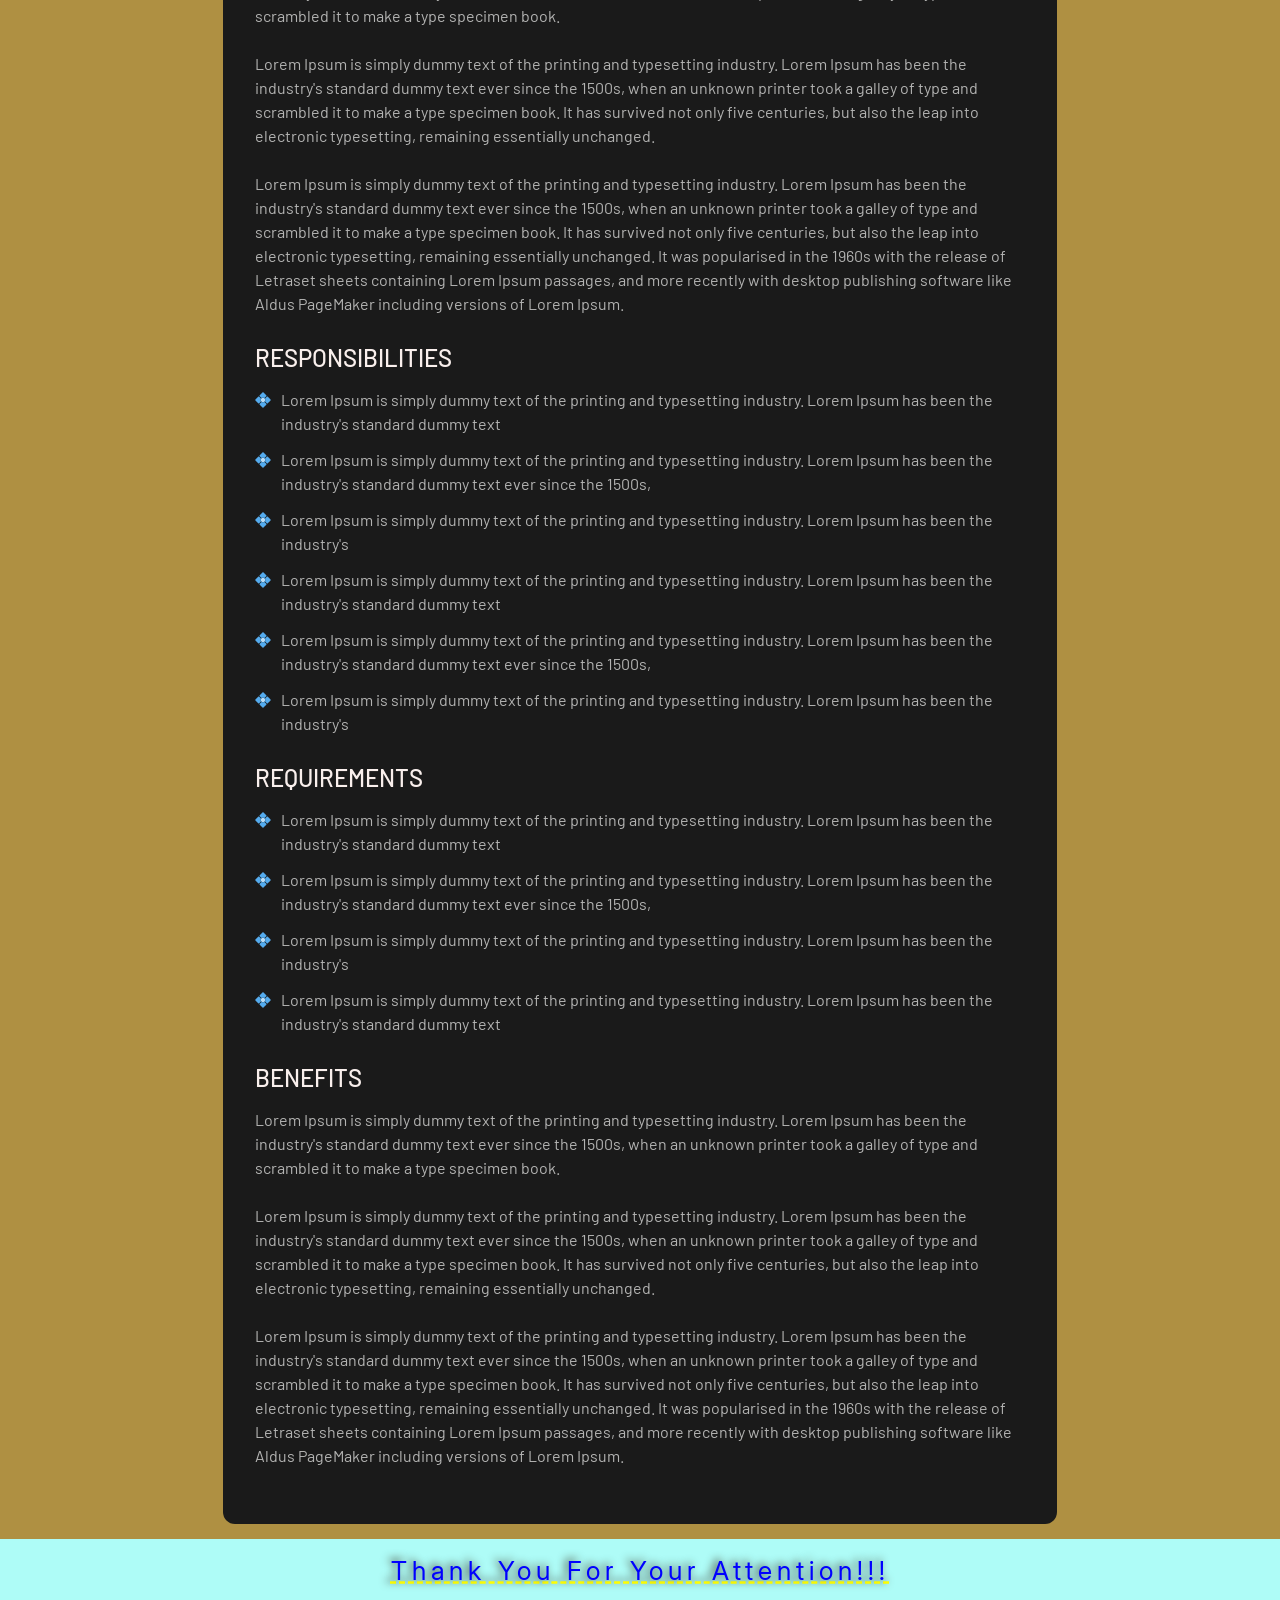
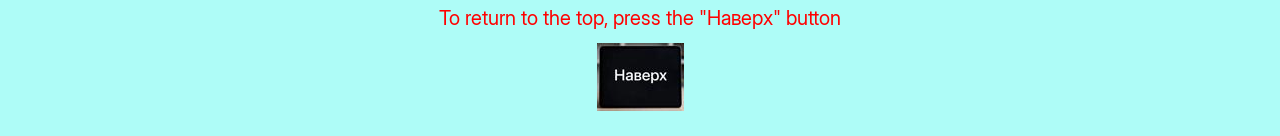
<file: homework_6/index.html>
<!doctype html>
<html lang="zxx">
	<head>
		<meta charset="UTF-8" />
		<meta name="viewport" content="width=device-width, initial-scale=1.0" />
		<link rel="preconnect" href="https://fonts.googleapis.com" />
		<link rel="preconnect" href="https://fonts.gstatic.com" crossorigin />
		<link href="https://fonts.googleapis.com/css2?family=Poppins:wght@300;500&display=swap" rel="stylesheet" />
		<link href="https://fonts.googleapis.com/css2?family=Barlow:wght@400;500;800&display=swap" rel="stylesheet" />
		<link href="https://fonts.googleapis.com/css2?family=Roboto%20Flex:wght@400&display=swap" rel="stylesheet" />
		<link rel="stylesheet" href="css/fonts.css" />
		<link rel="stylesheet" href="css/reset.css" />
		<link rel="stylesheet" href="css/style.css" />
		<title>Homework 6</title>
	</head>
	<body>
		<header id="top">
			<h1 class="big-title title">Homework 6</h1>
			<div>
				<ul class="list">
					<li class="item"><a href="#bord">Border</a></li>
					<li class="item"><a href="#outl">Outline</a></li>
					<li class="item"><a href="#bordrad">Border-radius</a></li>
					<li class="item"><a href="#boxsh">Box-shadow</a></li>
					<li class="item"><a href="#opac">Opacity</a></li>
					<li class="item"><a href="#visib">Visibility</a></li>
					<li class="item"><a href="#backgr">Background</a></li>
					<li class="item"><a href="#home2">Homework. Part 2</a></li>
				</ul>
			</div>
		</header>
		<main>
			<div id="bord" class="border">
				<h2 class="title">Border</h2>
				<div class="border-solid">
					<p>Lorem ipsum dolor sit amet <a href="#">consectetur</a> adipisicing elit. Repellendus, sapiente earum. Accusantium iusto deleniti qui, quaerat id at odio rerum!</p>
				</div>
				<div class="border-dotted">
					<p>Lorem ipsum dolor sit amet <a href="#">consectetur</a> adipisicing elit. Repellendus, sapiente earum. Accusantium iusto deleniti qui, quaerat id at odio rerum!</p>
				</div>
				<div class="border-dashed">
					<p>Lorem ipsum dolor sit amet <a href="#">consectetur</a> adipisicing elit. Repellendus, sapiente earum. Accusantium iusto deleniti qui, quaerat id at odio rerum!</p>
				</div>
				<div class="border-double">
					<p>Lorem ipsum dolor sit amet <a href="#">consectetur</a> adipisicing elit. Repellendus, sapiente earum. Accusantium iusto deleniti qui, quaerat id at odio rerum!</p>
				</div>
				<div class="border-right">
					<p>Lorem ipsum dolor sit amet <a href="#">consectetur</a> adipisicing elit. Repellendus, sapiente earum. Accusantium iusto deleniti qui, quaerat id at odio rerum!</p>
				</div>
				<div class="border-mix">
					<p>Lorem ipsum dolor sit amet <a href="#">consectetur</a> adipisicing elit. Repellendus, sapiente earum. Accusantium iusto deleniti qui, quaerat id at odio rerum!</p>
				</div>
				<span>Lorem ipsum dolor, sit amet consectetur adipisicing elit. Nisi cum saepe possimus rem veniam explicabo veritatis nostrum, nemo corporis dolore. Debitis voluptatum neque ipsa tempora tenetur dolor, similique deserunt ullam reprehenderit commodi vero unde sapiente distinctio obcaecati vitae, fuga impedit voluptas itaque id rem! Alias eius eos distinctio, quae perferendis nihil non eum, atque velit accusantium tempora expedita deserunt, officiis officia culpa exercitationem. Perspiciatis pariatur quasi architecto, delectus officiis qui, quis quidem perferendis rem expedita ex earum ratione porro. Praesentium, tempore voluptate ut facilis nulla dolores autem culpa voluptatibus consectetur beatae id, provident alias, quis cumque quibusdam excepturi sit temporibus. Lorem ipsum dolor sit amet consectetur adipisicing elit. Optio temporibus velit explicabo aperiam modi autem quasi assumenda. Mollitia, vel impedit.</span>
				<div class="image">
					<img src="img/mountains.jpg" alt="Mountains" />
				</div>
			</div>
			<div id="outl" class="outline">
				<h2 class="title">Outline</h2>
				<div class="outline-solid">
					<p>Lorem ipsum dolor sit amet consectetur <a href="#">adipisicing</a> elit. Repellendus, sapiente earum. Accusantium iusto deleniti qui, quaerat id at odio rerum!</p>
				</div>
				<div class="outline-dotted">
					<p>Lorem ipsum dolor sit amet consectetur <a href="#">adipisicing</a> elit. Repellendus, sapiente earum. Accusantium iusto deleniti qui, quaerat id at odio rerum!</p>
				</div>
				<div class="outline-dashed">
					<p>Lorem ipsum dolor sit amet consectetur <a href="#">adipisicing</a> elit. Repellendus, sapiente earum. Accusantium iusto deleniti qui, quaerat id at odio rerum!</p>
				</div>
				<div class="outline-double">
					<p>Lorem ipsum dolor sit amet consectetur <a href="#">adipisicing</a> elit. Repellendus, sapiente earum. Accusantium iusto deleniti qui, quaerat id at odio rerum!</p>
				</div>
				<span>Lorem ipsum dolor sit amet consectetur adipisicing elit. Ipsam nemo reiciendis blanditiis possimus omnis dolores, reprehenderit dignissimos dolor? Numquam, excepturi. Fugiat, aut. Veniam, corporis atque? Libero a reprehenderit, voluptas recusandae consequuntur dolor aliquam culpa dolores. Ipsam similique eius veritatis modi quaerat deleniti odio totam fuga recusandae illo. Quam voluptatem rem voluptatum non mollitia aperiam adipisci veniam illum. Unde magnam nobis amet quae aperiam, dolorem hic dolorum tempora excepturi nisi fugiat placeat! Autem cum amet sed! Lorem ipsum dolor sit amet consectetur adipisicing elit. Optio temporibus velit explicabo aperiam modi autem quasi assumenda. Mollitia, vel impedit.</span>
				<div class="image">
					<img src="img/mountains.jpg" alt="Mountains" />
				</div>
			</div>
			<div id="bordrad" class="borderrad">
				<h2 class="title">Border-radius</h2>
				<div class="borderrad-solid">
					<p>Lorem ipsum dolor sit amet consectetur <a href="#">adipisicing</a> elit. Repellendus, sapiente earum. Accusantium iusto deleniti qui, quaerat id at odio rerum!</p>
				</div>
				<div class="borderrad-dotted">
					<p>Lorem ipsum dolor sit amet consectetur <a href="#">adipisicing</a> elit. Repellendus, sapiente earum. Accusantium iusto deleniti qui, quaerat id at odio rerum!</p>
				</div>
				<div class="borderrad-generator">
					<p>Lorem ipsum dolor sit amet consectetur adipisicing elit. Totam laborum numquam eos nihil ad dignissimos deserunt necessitatibus! Tempora, asperiores vel? Lorem ipsum dolor sit amet consectetur adipisicing elit. Repellendus, sapiente earum. Accusantium iusto deleniti qui, quaerat id at odio rerum!</p>
				</div>
				<span>Lorem ipsum dolor sit amet consectetur, adipisicing elit. Dolorum hic, illo amet nihil asperiores autem facere odit reiciendis, perspiciatis excepturi, rem praesentium error quia sed. Voluptas labore tempora, tenetur dignissimos vel fugit reprehenderit molestias reiciendis vitae suscipit. Omnis voluptate non ut deserunt impedit iste atque, aliquam dolores sapiente sit nemo! Lorem ipsum dolor sit amet consectetur adipisicing elit. Optio temporibus velit explicabo aperiam modi autem quasi assumenda. Mollitia, vel impedit.</span>
				<div class="image">
					<img src="img/mountains.jpg" alt="Mountains" />
				</div>
			</div>
			<div id="boxsh" class="boxshad">
				<h2 class="title">Box-shadow</h2>
				<div class="boxshad-text">
					<p>Lorem ipsum dolor sit, amet consectetur adipisicing elit. Nam officiis error dolores, consequuntur dicta voluptatibus quas voluptas ducimus perferendis. Fuga aliquid voluptatem ad maiores magnam autem cum, minima molestias neque! Lorem ipsum dolor sit amet consectetur adipisicing elit. Repellendus, sapiente earum. Accusantium iusto deleniti qui, quaerat id at odio rerum!</p>
				</div>
				<div class="boxshad-text-inset">
					<p>Lorem ipsum dolor sit, amet consectetur adipisicing elit. Nam officiis error dolores, consequuntur dicta voluptatibus quas voluptas ducimus perferendis. Fuga aliquid voluptatem ad maiores magnam autem cum, minima molestias neque! Lorem ipsum dolor sit amet consectetur adipisicing elit. Repellendus, sapiente earum. Accusantium iusto deleniti qui, quaerat id at odio rerum!</p>
				</div>
				<div class="button"><a href="#">button</a></div>
				<span>Lorem ipsum dolor sit, amet consectetur adipisicing elit. Nam officiis error dolores, consequuntur dicta voluptatibus quas voluptas ducimus perferendis. Fuga aliquid voluptatem ad maiores magnam autem cum, minima molestias neque! Lorem ipsum dolor sit amet consectetur, adipisicing elit. Dolorum hic, illo amet nihil asperiores autem facere odit reiciendis, perspiciatis excepturi, rem praesentium error quia sed. Voluptas labore tempora, tenetur dignissimos vel fugit reprehenderit molestias reiciendis vitae suscipit. </span>
			</div>
			<div id="opac" class="opacity">
				<h2 class="title">Opacity</h2>
				<div class="opacity-text-min">
					<p>Lorem ipsum dolor sit amet <a href="#">consectetur</a> adipisicing elit. Necessitatibus asperiores quibusdam sunt ut neque, reprehenderit quidem vitae! Vero, sit quisquam!</p>
				</div>
				<div class="opacity-text-middle">
					<p>Lorem ipsum dolor sit amet <a href="#">consectetur</a> adipisicing elit. Necessitatibus asperiores quibusdam sunt ut neque, reprehenderit quidem vitae! Vero, sit quisquam!</p>
				</div>
				<div class="opacity-text-max">
					<p>Lorem ipsum dolor sit amet <a href="#">consectetur</a> adipisicing elit. Necessitatibus asperiores quibusdam sunt ut neque, reprehenderit quidem vitae! Vero, sit quisquam!</p>
				</div>
			</div>
			<div id="visib" class="visibility">
				<h2 class="title">Visibility</h2>
				<div class="visibility-text-min">
					<p>Lorem ipsum dolor sit amet <a href="#">consectetur</a> adipisicing elit. Necessitatibus asperiores quibusdam sunt ut neque, reprehenderit quidem vitae! Vero, sit quisquam!</p>
				</div>
				<div class="visibility-text-max">
					<p>Lorem ipsum dolor sit amet <a href="#">consectetur</a> adipisicing elit. Necessitatibus asperiores quibusdam sunt ut neque, reprehenderit quidem vitae! Vero, sit quisquam!</p>
				</div>
			</div>
			<div id="backgr" class="background">
				<h2 class="title">Background</h2>
				<div class="background-text-repeat bg-text"><p>Lorem ipsum, dolor sit amet consectetur adipisicing elit. Ad quam voluptatum beatae debitis harum, ex quisquam, iure vero necessitatibus, sed minus delectus nisi laboriosam perspiciatis laborum id optio consectetur inventore pariatur laudantium? Id perferendis placeat repudiandae eligendi repellendus expedita deleniti esse ratione, nobis, facere aperiam culpa, corrupti fugiat deserunt eius!</p></div>
				<div class="background-text-repeat-no bg-text"><p>Lorem ipsum, dolor sit amet consectetur adipisicing elit. Ad quam voluptatum beatae debitis harum, ex quisquam, iure vero necessitatibus, sed minus delectus nisi laboriosam perspiciatis laborum id optio consectetur inventore pariatur laudantium? Id perferendis placeat repudiandae eligendi repellendus expedita deleniti esse ratione, nobis, facere aperiam culpa, corrupti fugiat deserunt eius!</p></div>
				<div class="background-text-repeat-x bg-text"><p>Lorem ipsum, dolor sit amet consectetur adipisicing elit. Ad quam voluptatum beatae debitis harum, ex quisquam, iure vero necessitatibus, sed minus delectus nisi laboriosam perspiciatis laborum id optio consectetur inventore pariatur laudantium? Id perferendis placeat repudiandae eligendi repellendus expedita deleniti esse ratione, nobis, facere aperiam culpa, corrupti fugiat deserunt eius!</p></div>
				<div class="background-text-repeat-y bg-text"><p>Lorem ipsum, dolor sit amet consectetur adipisicing elit. Ad quam voluptatum beatae debitis harum, ex quisquam, iure vero necessitatibus, sed minus delectus nisi laboriosam perspiciatis laborum id optio consectetur inventore pariatur laudantium? Id perferendis placeat repudiandae eligendi repellendus expedita deleniti esse ratione, nobis, facere aperiam culpa, corrupti fugiat deserunt eius!</p></div>
				<div class="background-text-position bg-text"><p>Lorem ipsum, dolor sit amet consectetur adipisicing elit. Ad quam voluptatum beatae debitis harum, ex quisquam, iure vero necessitatibus, sed minus delectus nisi laboriosam perspiciatis laborum id optio consectetur inventore pariatur laudantium? Id perferendis placeat repudiandae eligendi repellendus expedita deleniti esse ratione, nobis, facere aperiam culpa, corrupti fugiat deserunt eius!</p></div>
				<div class="background-text-attachment"><p>Lorem ipsum, dolor sit amet consectetur adipisicing elit. Ad quam voluptatum beatae debitis harum, ex quisquam, iure vero necessitatibus, sed minus delectus nisi laboriosam perspiciatis laborum id optio consectetur inventore pariatur laudantium? Id perferendis placeat repudiandae eligendi repellendus expedita deleniti esse ratione, nobis, facere aperiam culpa, corrupti fugiat deserunt eius!</p></div>
				<div class="background-text-size-contain"><p>Lorem ipsum, dolor sit amet consectetur adipisicing elit. Ad quam voluptatum beatae debitis harum, ex quisquam, iure vero necessitatibus, sed minus delectus nisi laboriosam perspiciatis laborum id optio consectetur inventore pariatur laudantium? Id perferendis placeat repudiandae eligendi repellendus expedita deleniti esse ratione, nobis, facere aperiam culpa, corrupti fugiat deserunt eius!</p></div>
				<div class="background-text-size-cover"><p>Lorem ipsum, dolor sit amet consectetur adipisicing elit. Ad quam voluptatum beatae debitis harum, ex quisquam, iure vero necessitatibus, sed minus delectus nisi laboriosam perspiciatis laborum id optio consectetur inventore pariatur laudantium? Id perferendis placeat repudiandae eligendi repellendus expedita deleniti esse ratione, nobis, facere aperiam culpa, corrupti fugiat deserunt eius!</p></div>
				<div class="background-text-clip bg-clip"><p>Lorem ipsum, dolor sit amet consectetur adipisicing elit. Ad quam voluptatum beatae debitis harum, ex quisquam, iure vero necessitatibus, sed minus delectus nisi laboriosam perspiciatis laborum id optio consectetur inventore pariatur laudantium? Id perferendis placeat repudiandae eligendi repellendus expedita deleniti esse ratione, nobis, facere aperiam culpa, corrupti fugiat deserunt eius!</p></div>
				<div class="background-text-clip-hack bg-clip"><p>Lorem ipsum, dolor sit amet consectetur adipisicing elit. Ad quam voluptatum beatae debitis harum, ex quisquam, iure vero necessitatibus, sed minus delectus nisi laboriosam perspiciatis laborum id optio consectetur inventore pariatur laudantium? Id perferendis placeat repudiandae eligendi repellendus expedita deleniti esse ratione, nobis, facere aperiam culpa, corrupti fugiat deserunt eius!</p></div>
				<div id="univ" class="background-text-universal"><p>Lorem ipsum, dolor sit amet consectetur adipisicing elit. Ad quam voluptatum beatae debitis harum, ex quisquam, iure vero necessitatibus, sed minus delectus nisi laboriosam perspiciatis laborum id optio consectetur inventore pariatur laudantium? Id perferendis placeat repudiandae eligendi repellendus expedita deleniti esse ratione, nobis, facere aperiam culpa, corrupti fugiat deserunt eius!</p></div>
			</div>
			<div id="home2" class="homework">
				<h2 class="title">Homework. Part 2</h2>
				<div class="furniro">
					<div class="container">
						<div class="furniro-logo">
							<img src="img/logo.png" alt="Logo" />
						</div>
						<h3 class="furniro-title">Checkout</h3>
						<ul class="breadcrumbs">
							<li class="breadcrumbs-item"><a href="#" class="breadcrumbs-link">Home</a></li>
							<li class="breadcrumbs-item">Checkout</li>
						</ul>
					</div>
				</div>
				<div class="catalyst">
					<div class="container">
						<h3 class="catalyst-title">Web Designer</h3>
						<a href="#" class="catalyst-link">Apply Now</a>
					</div>
				</div>
				<div class="article">
					<h3>About this position</h3>
					<p>Lorem Ipsum is simply dummy text of the printing and typesetting industry. Lorem Ipsum has been the industry's standard dummy text ever since the 1500s, when an unknown printer took a galley of type and scrambled it to make a type specimen book.</p>
					<p>Lorem Ipsum is simply dummy text of the printing and typesetting industry. Lorem Ipsum has been the industry's standard dummy text ever since the 1500s, when an unknown printer took a galley of type and scrambled it to make a type specimen book. It has survived not only five centuries, but also the leap into electronic typesetting, remaining essentially unchanged.</p>
					<p>Lorem Ipsum is simply dummy text of the printing and typesetting industry. Lorem Ipsum has been the industry's standard dummy text ever since the 1500s, when an unknown printer took a galley of type and scrambled it to make a type specimen book. It has survived not only five centuries, but also the leap into electronic typesetting, remaining essentially unchanged. It was popularised in the 1960s with the release of Letraset sheets containing Lorem Ipsum passages, and more recently with desktop publishing software like Aldus PageMaker including versions of Lorem Ipsum.</p>
					<h3>Responsibilities</h3>
					<ul>
						<li>Lorem Ipsum is simply dummy text of the printing and typesetting industry. Lorem Ipsum has been the industry's standard dummy text</li>
						<li>Lorem Ipsum is simply dummy text of the printing and typesetting industry. Lorem Ipsum has been the industry's standard dummy text ever since the 1500s,</li>
						<li>Lorem Ipsum is simply dummy text of the printing and typesetting industry. Lorem Ipsum has been the industry's</li>
						<li>Lorem Ipsum is simply dummy text of the printing and typesetting industry. Lorem Ipsum has been the industry's standard dummy text</li>
						<li>Lorem Ipsum is simply dummy text of the printing and typesetting industry. Lorem Ipsum has been the industry's standard dummy text ever since the 1500s,</li>
						<li>Lorem Ipsum is simply dummy text of the printing and typesetting industry. Lorem Ipsum has been the industry's</li>
					</ul>
					<h3>Requirements</h3>
					<ul>
						<li>Lorem Ipsum is simply dummy text of the printing and typesetting industry. Lorem Ipsum has been the industry's standard dummy text</li>
						<li>Lorem Ipsum is simply dummy text of the printing and typesetting industry. Lorem Ipsum has been the industry's standard dummy text ever since the 1500s,</li>
						<li>Lorem Ipsum is simply dummy text of the printing and typesetting industry. Lorem Ipsum has been the industry's</li>
						<li>Lorem Ipsum is simply dummy text of the printing and typesetting industry. Lorem Ipsum has been the industry's standard dummy text</li>
					</ul>
					<h3>Benefits</h3>
					<p>Lorem Ipsum is simply dummy text of the printing and typesetting industry. Lorem Ipsum has been the industry's standard dummy text ever since the 1500s, when an unknown printer took a galley of type and scrambled it to make a type specimen book.</p>
					<p>Lorem Ipsum is simply dummy text of the printing and typesetting industry. Lorem Ipsum has been the industry's standard dummy text ever since the 1500s, when an unknown printer took a galley of type and scrambled it to make a type specimen book. It has survived not only five centuries, but also the leap into electronic typesetting, remaining essentially unchanged.</p>
					<p>Lorem Ipsum is simply dummy text of the printing and typesetting industry. Lorem Ipsum has been the industry's standard dummy text ever since the 1500s, when an unknown printer took a galley of type and scrambled it to make a type specimen book. It has survived not only five centuries, but also the leap into electronic typesetting, remaining essentially unchanged. It was popularised in the 1960s with the release of Letraset sheets containing Lorem Ipsum passages, and more recently with desktop publishing software like Aldus PageMaker including versions of Lorem Ipsum.</p>
				</div>
			</div>
		</main>
		<footer>
			<div>
				<h2 class="title">Thank you for your attention!!!</h2>
				<div class="footer-text">
					<p>To return to the top, press the "Наверх" button</p>
				</div>
				<a class="footer-link" href="#top">
					<div class="footer-image">
						<img src="img/tablet.jpg" alt="Tablet in the form of a button with the inscription: Up" />
					</div>
				</a>
			</div>
		</footer>
	</body>
</html>
</file>
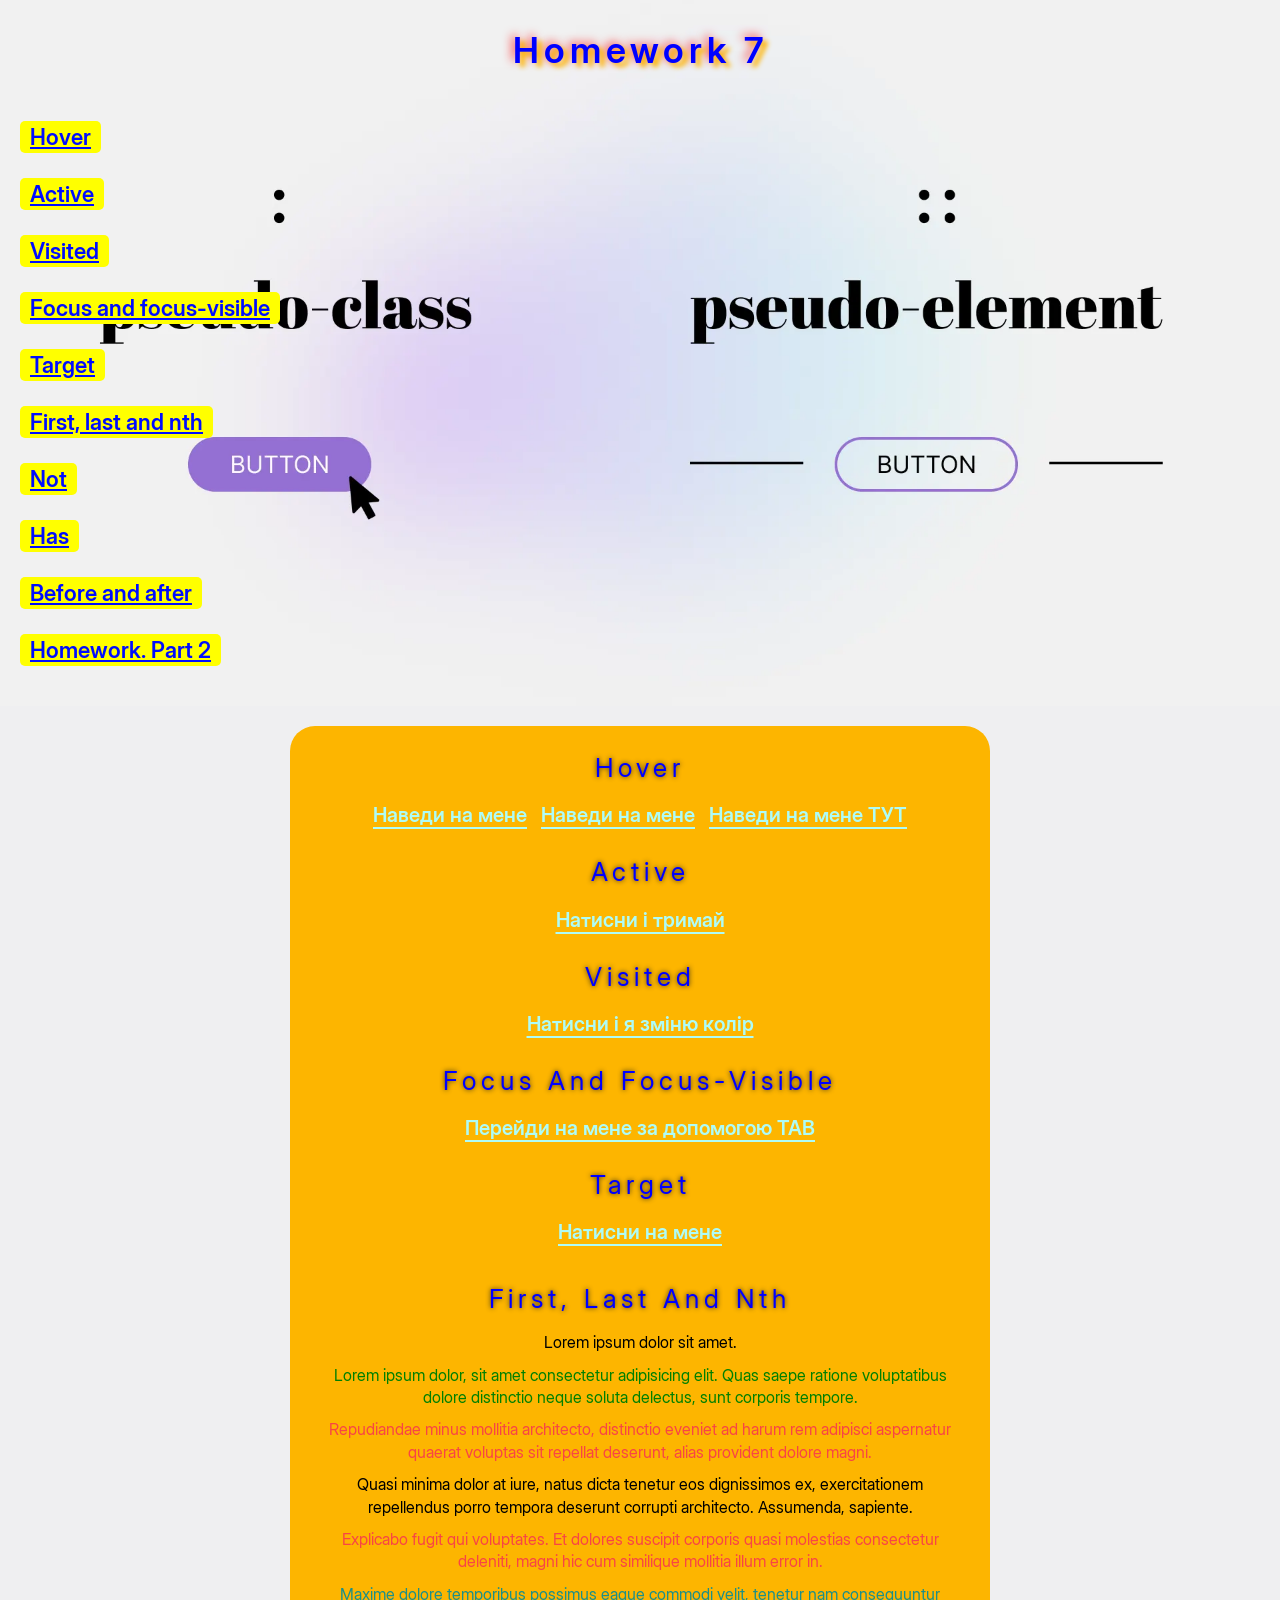
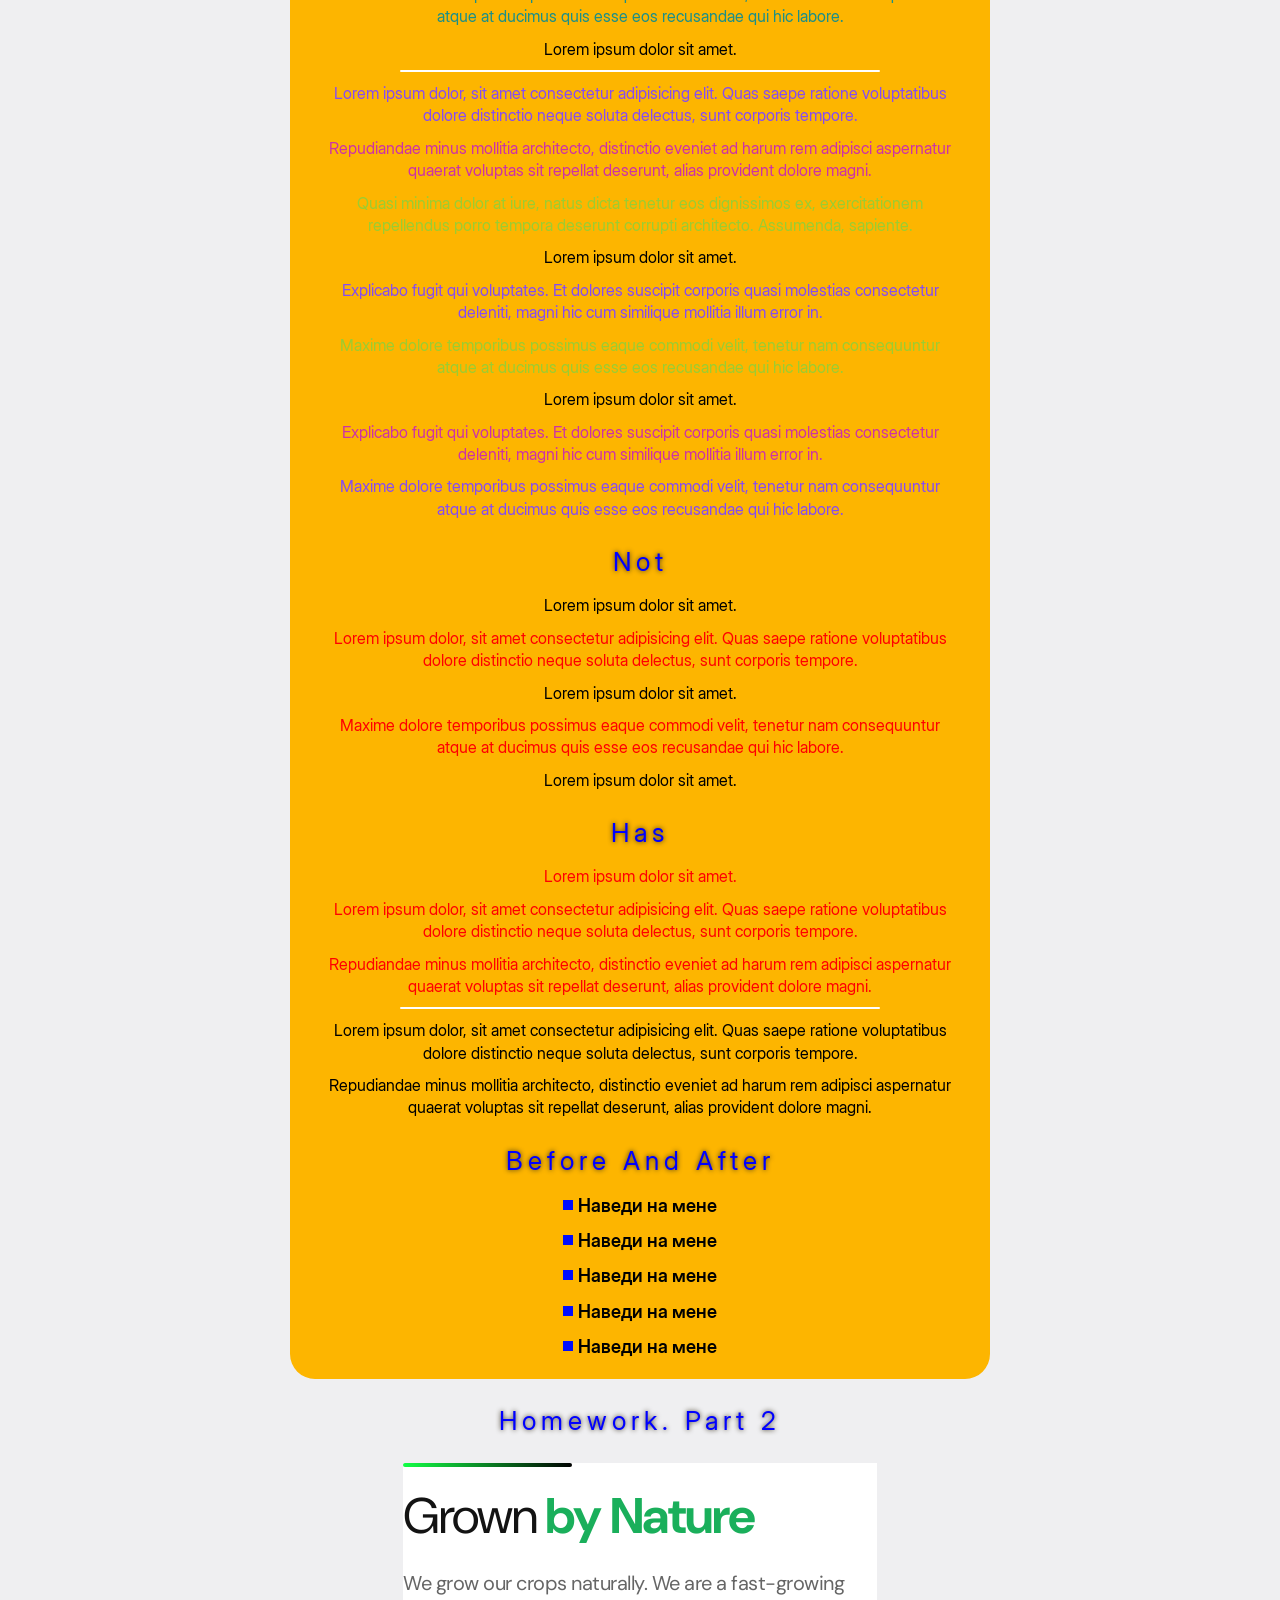
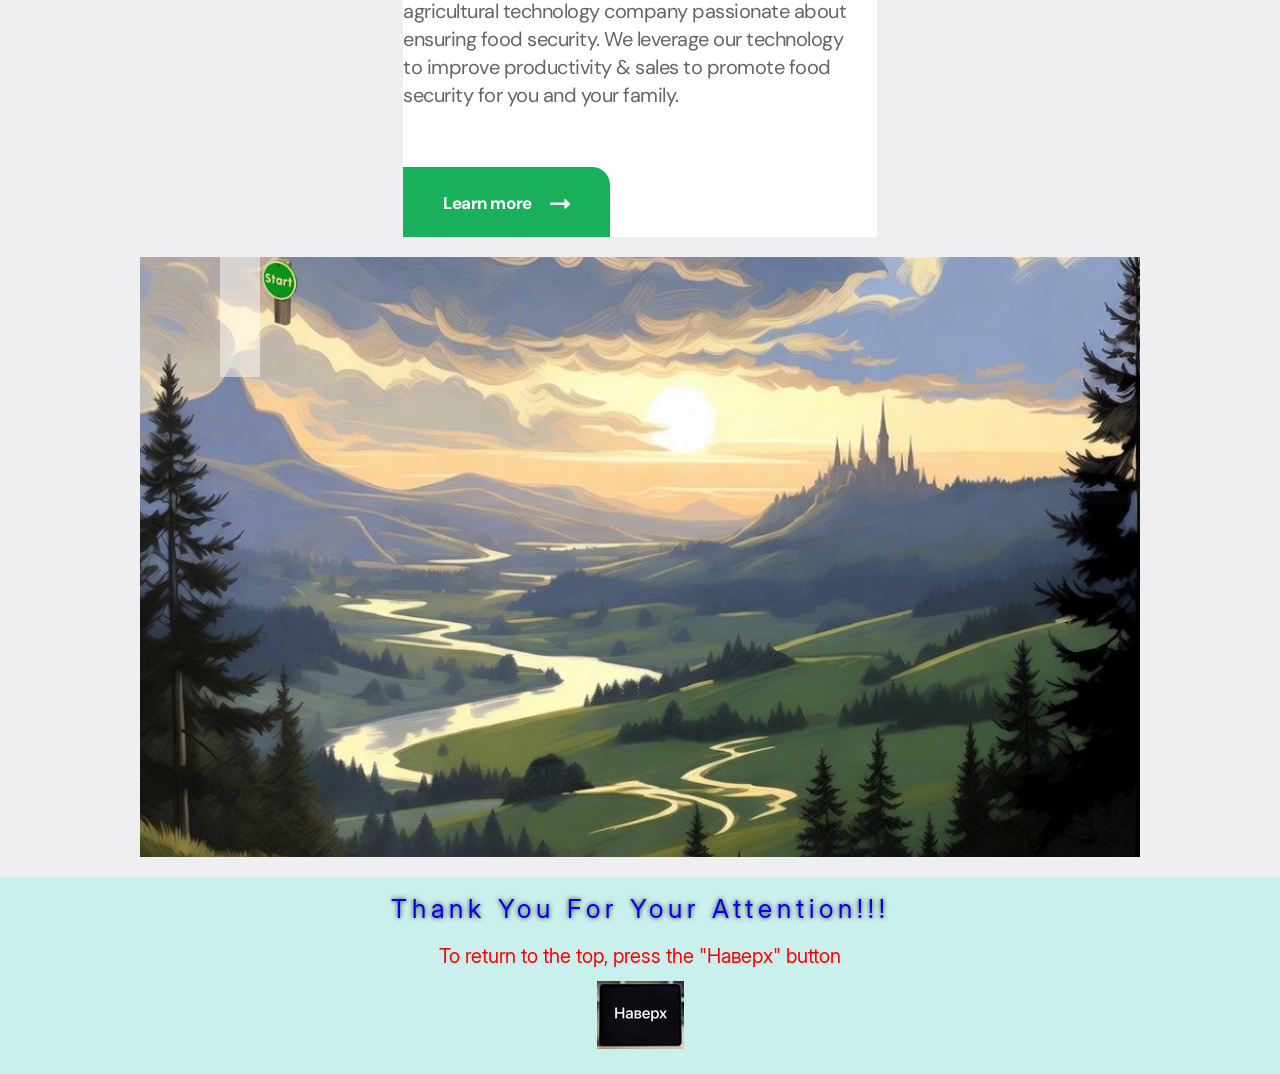
<file: homework_7/index.html>
<!doctype html>
<html lang="zxx">
	<head>
		<meta charset="UTF-8" />
		<meta name="viewport" content="width=device-width, initial-scale=1.0" />
		<link rel="preconnect" href="https://fonts.googleapis.com" />
		<link rel="preconnect" href="https://fonts.gstatic.com" crossorigin />
		<link href="https://fonts.googleapis.com/css2?family=DM%20Sans:wght@400;700&display=swap" rel="stylesheet" />
		<link rel="stylesheet" href="css/fonts.css" />
		<link rel="stylesheet" href="css/reset.css" />
		<link rel="stylesheet" href="css/style.css" />
		<title>Homework 7</title>
	</head>
	<body>
		<header id="top">
			<h1 class="big-title title">Homework 7</h1>
			<div>
				<ul class="list">
					<li class="item"><a href="#hovr">Hover</a></li>
					<li class="item"><a href="#act">Active</a></li>
					<li class="item"><a href="#visit">Visited</a></li>
					<li class="item"><a href="#focs">Focus and focus-visible</a></li>
					<li class="item"><a href="#targt">Target</a></li>
					<li class="item"><a href="#fln">First, last and nth</a></li>
					<li class="item"><a href="#nt">Not</a></li>
					<li class="item"><a href="#hs">Has</a></li>
					<li class="item"><a href="#b&a">Before and after</a></li>
					<li class="item"><a href="#home2">Homework. Part 2</a></li>
				</ul>
			</div>
		</header>
		<main>
			<div class="container">
				<div id="hovr" class="hover">
					<h2 class="title">Hover</h2>
					<div>
						<a href="#">Наведи на мене</a>
						<a href="#">Наведи на <span>мене</span></a>
						<a href="#">Наведи на <span>мене ТУТ</span></a>
					</div>
				</div>
				<div id="act" class="active">
					<h2 class="title">Active</h2>
					<a href="#">Натисни і тримай</a>
				</div>
				<div id="visit" class="visited">
					<h2 class="title">Visited</h2>
					<a target="_blank" href="https://google13.com">Натисни і я зміню колір</a>
				</div>
				<div id="focs" class="focus">
					<h2 class="title">Focus and focus-visible</h2>
					<a href="#">Перейди на мене за допомогою TAB</a>
				</div>
				<div id="targt" class="target">
					<h2 class="title">Target</h2>
					<a href="#trt">Натисни на мене</a>
					<div id="trt" class="text">
						<p>Lorem ipsum dolor sit amet consectetur, adipisicing elit. Alias quod temporibus aspernatur culpa ipsam fugit placeat incidunt, minus velit consectetur?</p>
					</div>
				</div>
				<div id="fln" class="childs">
					<h2 class="title">First, last and nth</h2>
					<div class="text">
						<span>Lorem ipsum dolor sit amet.</span>
						<p>Lorem ipsum dolor, sit amet consectetur adipisicing elit. Quas saepe ratione voluptatibus dolore distinctio neque soluta delectus, sunt corporis tempore.</p>
						<p>Repudiandae minus mollitia architecto, distinctio eveniet ad harum rem adipisci aspernatur quaerat voluptas sit repellat deserunt, alias provident dolore magni.</p>
						<p>Quasi minima dolor at iure, natus dicta tenetur eos dignissimos ex, exercitationem repellendus porro tempora deserunt corrupti architecto. Assumenda, sapiente.</p>
						<p>Explicabo fugit qui voluptates. Et dolores suscipit corporis quasi molestias consectetur deleniti, magni hic cum similique mollitia illum error in.</p>
						<p>Maxime dolore temporibus possimus eaque commodi velit, tenetur nam consequuntur atque at ducimus quis esse eos recusandae qui hic labore.</p>
						<span>Lorem ipsum dolor sit amet.</span>
					</div>
					<div class="text">
						<p>Lorem ipsum dolor, sit amet consectetur adipisicing elit. Quas saepe ratione voluptatibus dolore distinctio neque soluta delectus, sunt corporis tempore.</p>
						<p>Repudiandae minus mollitia architecto, distinctio eveniet ad harum rem adipisci aspernatur quaerat voluptas sit repellat deserunt, alias provident dolore magni.</p>
						<p>Quasi minima dolor at iure, natus dicta tenetur eos dignissimos ex, exercitationem repellendus porro tempora deserunt corrupti architecto. Assumenda, sapiente.</p>
						<span>Lorem ipsum dolor sit amet.</span>
						<p>Explicabo fugit qui voluptates. Et dolores suscipit corporis quasi molestias consectetur deleniti, magni hic cum similique mollitia illum error in.</p>
						<p>Maxime dolore temporibus possimus eaque commodi velit, tenetur nam consequuntur atque at ducimus quis esse eos recusandae qui hic labore.</p>
						<span>Lorem ipsum dolor sit amet.</span>
						<p>Explicabo fugit qui voluptates. Et dolores suscipit corporis quasi molestias consectetur deleniti, magni hic cum similique mollitia illum error in.</p>
						<p>Maxime dolore temporibus possimus eaque commodi velit, tenetur nam consequuntur atque at ducimus quis esse eos recusandae qui hic labore.</p>
					</div>
				</div>
				<div id="nt" class="not">
					<h2 class="title">Not</h2>
					<div class="text">
						<span>Lorem ipsum dolor sit amet.</span>
						<p>Lorem ipsum dolor, sit amet consectetur adipisicing elit. Quas saepe ratione voluptatibus dolore distinctio neque soluta delectus, sunt corporis tempore.</p>
						<span>Lorem ipsum dolor sit amet.</span>
						<p>Maxime dolore temporibus possimus eaque commodi velit, tenetur nam consequuntur atque at ducimus quis esse eos recusandae qui hic labore.</p>
						<span>Lorem ipsum dolor sit amet.</span>
					</div>
				</div>
				<div id="hs" class="has">
					<h2 class="title">Has</h2>
					<div class="text">
						<span>Lorem ipsum dolor sit amet.</span>
						<p>Lorem ipsum dolor, sit amet consectetur adipisicing elit. Quas saepe ratione voluptatibus dolore distinctio neque soluta delectus, sunt corporis tempore.</p>
						<p>Repudiandae minus mollitia architecto, distinctio eveniet ad harum rem adipisci aspernatur quaerat voluptas sit repellat deserunt, alias provident dolore magni.</p>
					</div>
					<div class="text">
						<p>Lorem ipsum dolor, sit amet consectetur adipisicing elit. Quas saepe ratione voluptatibus dolore distinctio neque soluta delectus, sunt corporis tempore.</p>
						<p>Repudiandae minus mollitia architecto, distinctio eveniet ad harum rem adipisci aspernatur quaerat voluptas sit repellat deserunt, alias provident dolore magni.</p>
					</div>
				</div>
				<div id="b&a" class="pseudoelements">
					<h2 class="title">Before and after</h2>
					<ul class="pseudoelements-list">
						<li class="pseudoelements-item">Наведи на мене</li>
						<li class="pseudoelements-item">Наведи на мене</li>
						<li class="pseudoelements-item">Наведи на мене</li>
						<li class="pseudoelements-item">Наведи на мене</li>
						<li class="pseudoelements-item">Наведи на мене</li>
					</ul>
				</div>
			</div>
			<div id="home2" class="homework">
				<h2 class="title">Homework. Part 2</h2>
				<div class="layout">
					<h3 class="layout-title">Grown <span>by Nature</span></h3>
					<div class="layout-text">
						<p>We grow our crops naturally. We are a fast-growing agricultural technology company passionate about ensuring food security. We leverage our technology to improve productivity & sales to promote food security for you and your family.</p>
					</div>
					<a href="#" class="layout-link">Learn more</a>
				</div>
				<div class="game">
					<div></div>
					<div></div>
					<div></div>
					<div></div>
					<div></div>
					<div></div>
					<div></div>
					<div></div>
					<div></div>
					<div></div>
					<div></div>
					<div></div>
					<div></div>
					<div></div>
					<div></div>
				</div>
			</div>
		</main>
		<footer>
			<div>
				<h2 class="title">Thank you for your attention!!!</h2>
				<div class="footer-text">
					<p>To return to the top, press the "Наверх" button</p>
				</div>
				<a class="footer-link" href="#top">
					<div class="footer-image">
						<img src="img/tablet.jpg" alt="Tablet in the form of a button with the inscription: Up" />
					</div>
				</a>
			</div>
		</footer>
	</body>
</html>
</file>
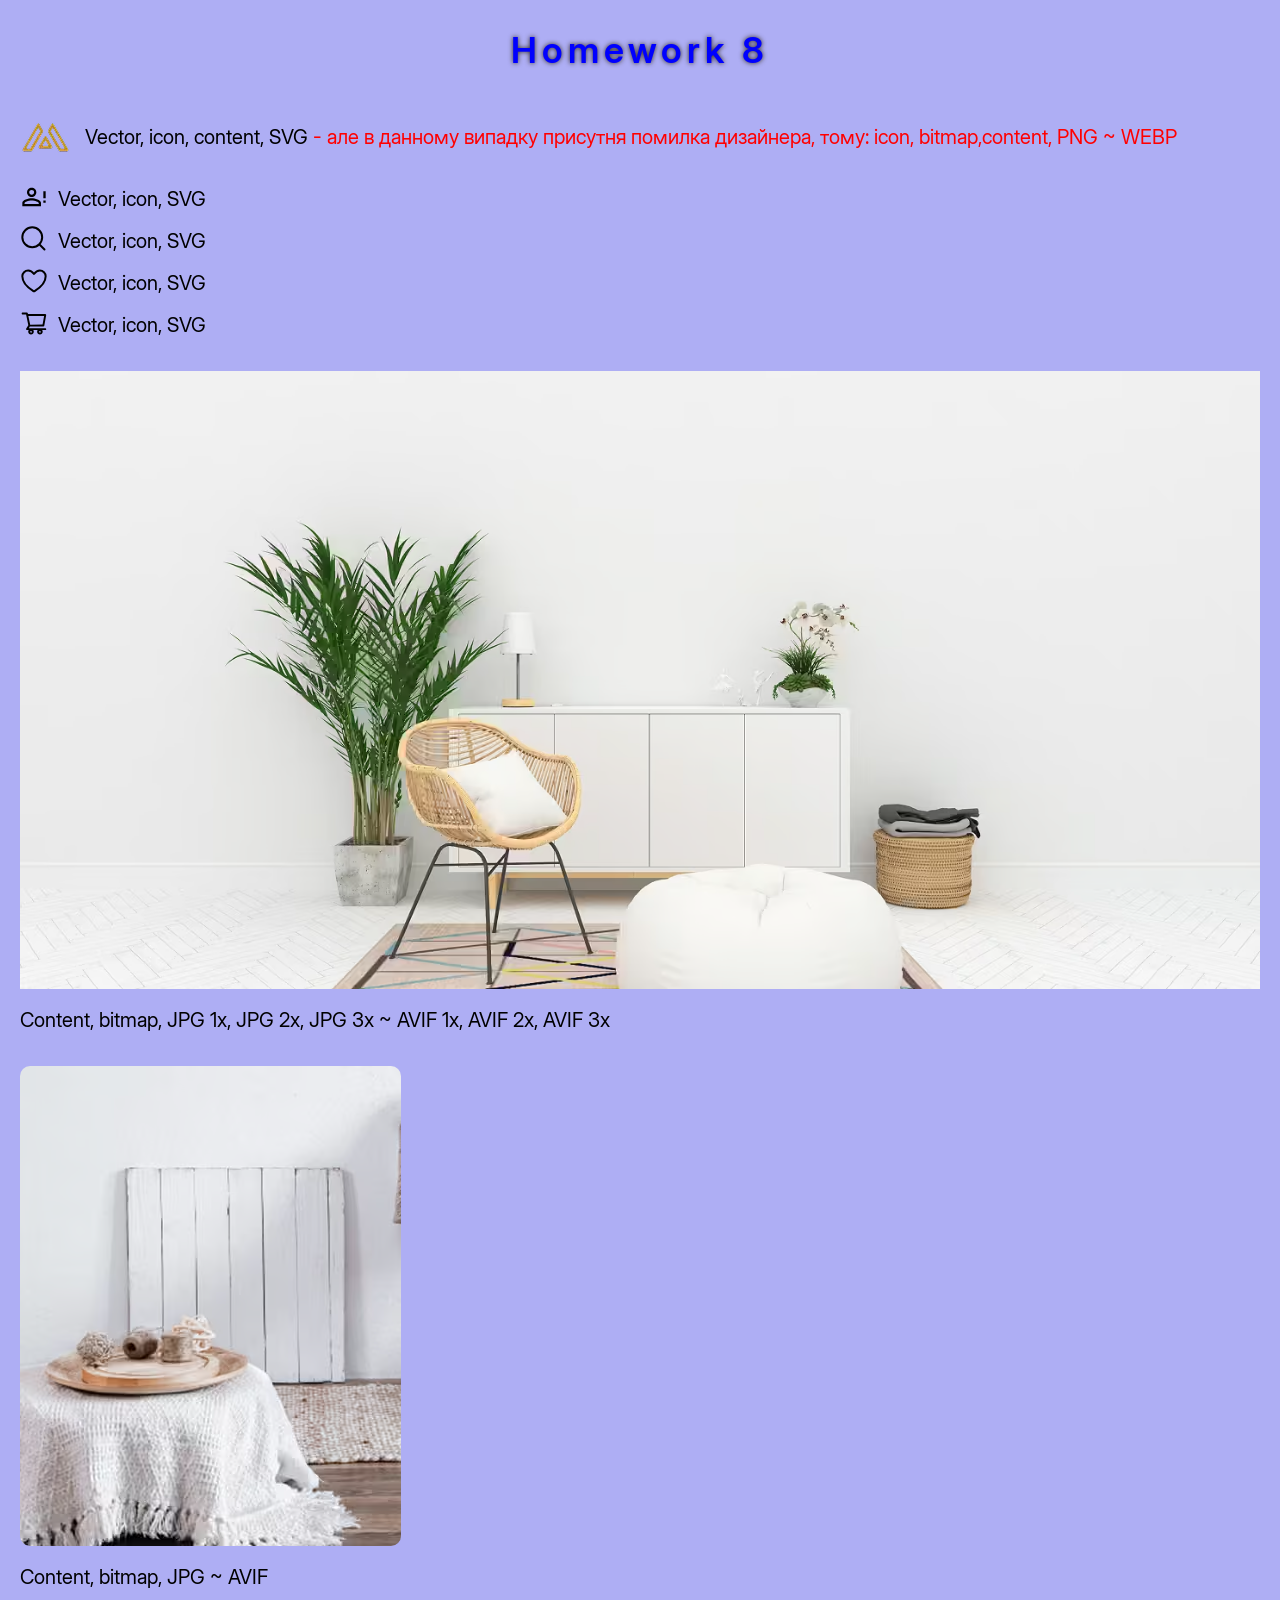
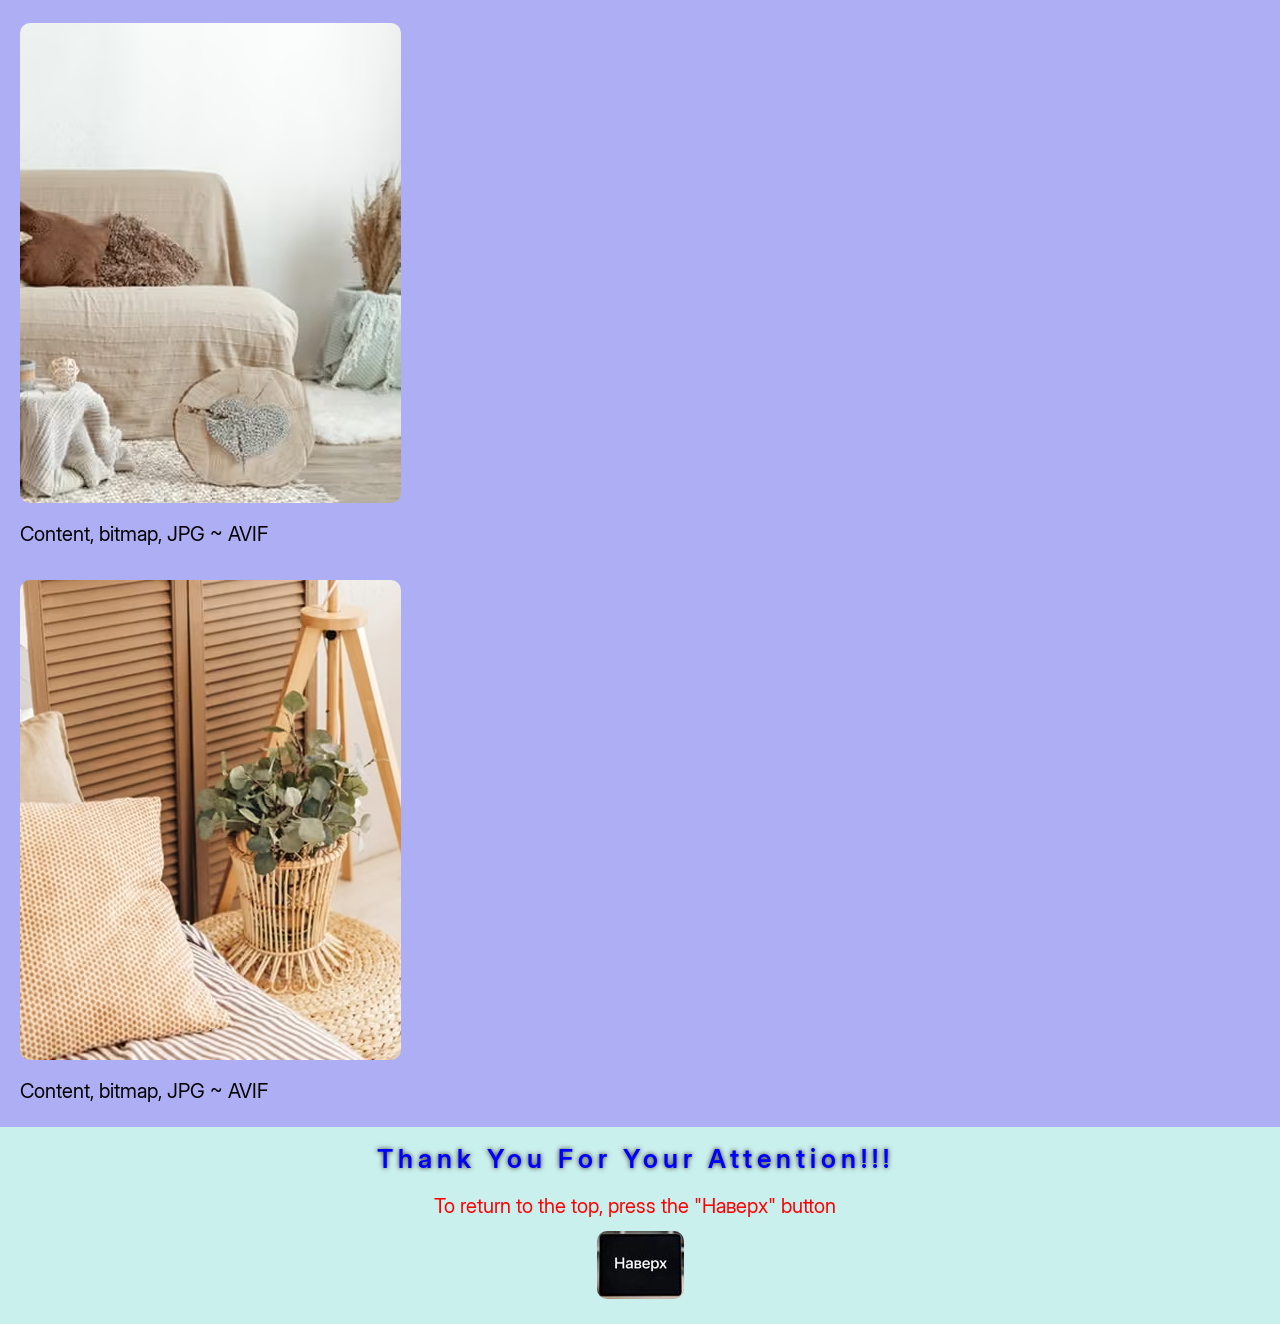
<file: homework_8/index.html>
<!doctype html>
<html lang="zxx">
	<head>
		<meta charset="UTF-8" />
		<meta name="viewport" content="width=device-width, initial-scale=1.0" />
		<link rel="stylesheet" href="css/fonts.css" />
		<link rel="stylesheet" href="css/reset.css" />
		<link rel="stylesheet" href="css/style.css" />
		<title>Homework 8</title>
	</head>
	<body>
		<header>
			<h1 id="top" class="big-title title">Homework 8</h1>
		</header>
		<main>
			<div>
				<a href="#">
					<img src="img/logo.webp" alt="Logo" />
				</a>
				<div class="text">
					<p>Vector, icon, content, SVG<span> - але в данному випадку присутня помилка дизайнера, тому: icon, bitmap,content, PNG ~ WEBP</span></p>
				</div>
			</div>
			<div>
				<ul class="list">
					<li class="item">Vector, icon, SVG</li>
					<li class="item">Vector, icon, SVG</li>
					<li class="item">Vector, icon, SVG</li>
					<li class="item">Vector, icon, SVG</li>
				</ul>
			</div>
			<div>
				<picture>
					<source srcset="img/interior_background.avif 1x, img/interior_background_2x.avif 2x, img/interior_background_3x.avif 3x" type="image/avif" />
					<img src="img/interior_background.avif" alt="Interior" />
				</picture>
				<div class="text">
					<p>Content, bitmap, JPG 1x, JPG 2x, JPG 3x ~ AVIF 1x, AVIF 2x, AVIF 3x</p>
				</div>
			</div>
			<div>
				<img src="img/dining.avif" alt="Dining" />
				<div class="text">
					<p>Content, bitmap, JPG ~ AVIF</p>
				</div>
			</div>
			<div>
				<img src="img/living.avif" alt="Living" />
				<div class="text">
					<p>Content, bitmap, JPG ~ AVIF</p>
				</div>
			</div>
			<div>
				<img src="img/bedroom.avif" alt="Bedroom" />
				<div class="text">
					<p>Content, bitmap, JPG ~ AVIF</p>
				</div>
			</div>
		</main>
		<footer>
			<div>
				<h2 class="title">Thank you for your attention!!!</h2>
				<div class="footer-text">
					<p>To return to the top, press the "Наверх" button</p>
				</div>
				<a class="footer-link" href="#top">
					<div class="footer-image">
						<img src="img/tablet.jpg" alt="Tablet in the form of a button with the inscription: Up" />
					</div>
				</a>
			</div>
		</footer>
	</body>
</html>
</file>
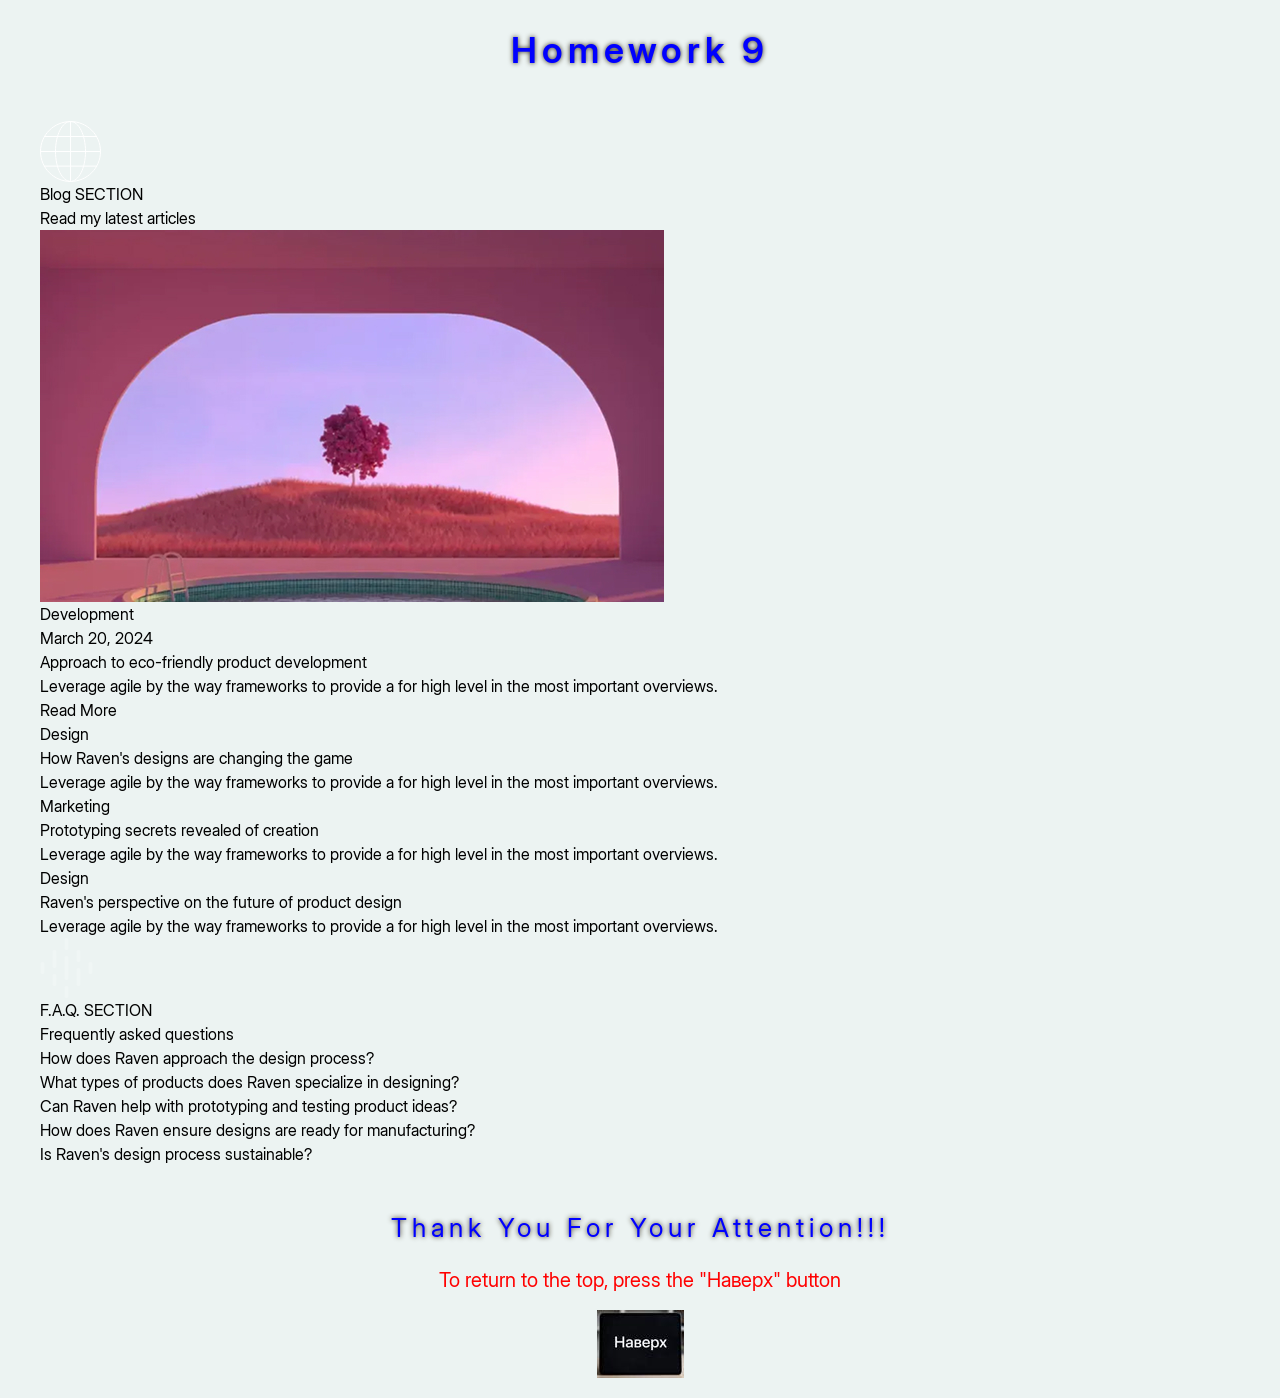
<file: homework_9/index.html>
<!doctype html>
<html lang="zxx">
	<head>
		<meta charset="UTF-8" />
		<meta name="viewport" content="width=device-width, initial-scale=1.0" />
		<link rel="stylesheet" href="css/fonts.css" />
		<link rel="stylesheet" href="css/reset.css" />
		<link rel="stylesheet" href="css/style.css" />
		<title>Homework 9</title>
	</head>
	<body>
		<header class="header">
			<div class="header__container">
				<h1 id="top" class="header__title title title--big">Homework 9</h1>
			</div>
		</header>
		<main class="page">
			<div class="page__container">
				<div class="page__blog blog">
					<div class="blog__header header-page">
						<div class="header-page__image">
							<img src="img/blog.svg" alt="image" />
						</div>
						<div class="header-page__sub-title">Blog SECTION</div>
						<h2 class="header-page__title title-page title-page--big">Read my latest articles</h2>
					</div>
					<div class="blog__columns">
						<div class="blog__column">
							<div class="blog__content card">
								<div class="card__image">
									<img src="img/image.jpg" alt="View of a tree through an arch" />
								</div>
								<div class="card__body body-card body-card--meta-margin">
									<div class="body-card__meta">
										<div class="body-card__digital">Development</div>
										<div class="body-card__date">March 20, 2024</div>
									</div>
									<h3 class="body-card__title title-page title-page--middle">Approach to eco-friendly product development</h3>
									<div class="body-card__text">
										<p>Leverage agile by the way frameworks to provide a for high level in the most important overviews.</p>
									</div>
								</div>
								<div class="card__actions">
									<a href="#" class="card__button">Read More</a>
								</div>
							</div>
						</div>
						<div class="blog__column">
							<div class="blog__item card">
								<div class="card__body body-card">
									<div class="body-card__meta">
										<div class="body-card__digital">Design</div>
									</div>
									<h3 class="body-card__title title-page">How Raven's designs are changing the game</h3>
									<div class="body-card__text">
										<p>Leverage agile by the way frameworks to provide a for high level in the most important overviews.</p>
									</div>
								</div>
							</div>
							<div class="blog__item card">
								<div class="card__body body-card">
									<div class="body-card__meta">
										<div class="body-card__digital">Marketing</div>
									</div>
									<h3 class="body-card__title title-page">Prototyping secrets revealed of creation</h3>
									<div class="body-card__text">
										<p>Leverage agile by the way frameworks to provide a for high level in the most important overviews.</p>
									</div>
								</div>
							</div>
							<div class="blog__item card">
								<div class="card__body body-card">
									<div class="body-card__meta">
										<div class="body-card__digital">Design</div>
									</div>
									<h3 class="body-card__title title-page">Raven's perspective on the future of product design</h3>
									<div class="body-card__text">
										<p>Leverage agile by the way frameworks to provide a for high level in the most important overviews.</p>
									</div>
								</div>
							</div>
						</div>
					</div>
				</div>
				<div class="page__faq faq">
					<div class="faq__header header-page">
						<div class="header-page__image">
							<img src="img/faq.svg" alt="image" />
						</div>
						<div class="header-page__sub-title">F.A.Q. SECTION</div>
						<h2 class="header-page__title title-page title-page--big">Frequently asked questions</h2>
					</div>
					<ul class="faq__list">
						<li class="faq__item">How does Raven approach the design process?</li>
						<li class="faq__item">What types of products does Raven specialize in designing?</li>
						<li class="faq__item">Can Raven help with prototyping and testing product ideas?</li>
						<li class="faq__item">How does Raven ensure designs are ready for manufacturing?</li>
						<li class="faq__item">Is Raven's design process sustainable?</li>
					</ul>
				</div>
			</div>
		</main>
		<footer class="footer">
			<div class="footer__container">
				<h2 class="footer__title title">Thank you for your attention!!!</h2>
				<div class="footer__text">
					<p>To return to the top, press the "Наверх" button</p>
				</div>
				<a class="footer__link" href="#top">
					<div class="footer__image">
						<img src="img/tablet.jpg" alt="Tablet in the form of a button with the inscription: Up" />
					</div>
				</a>
			</div>
		</footer>
	</body>
</html>
</file>
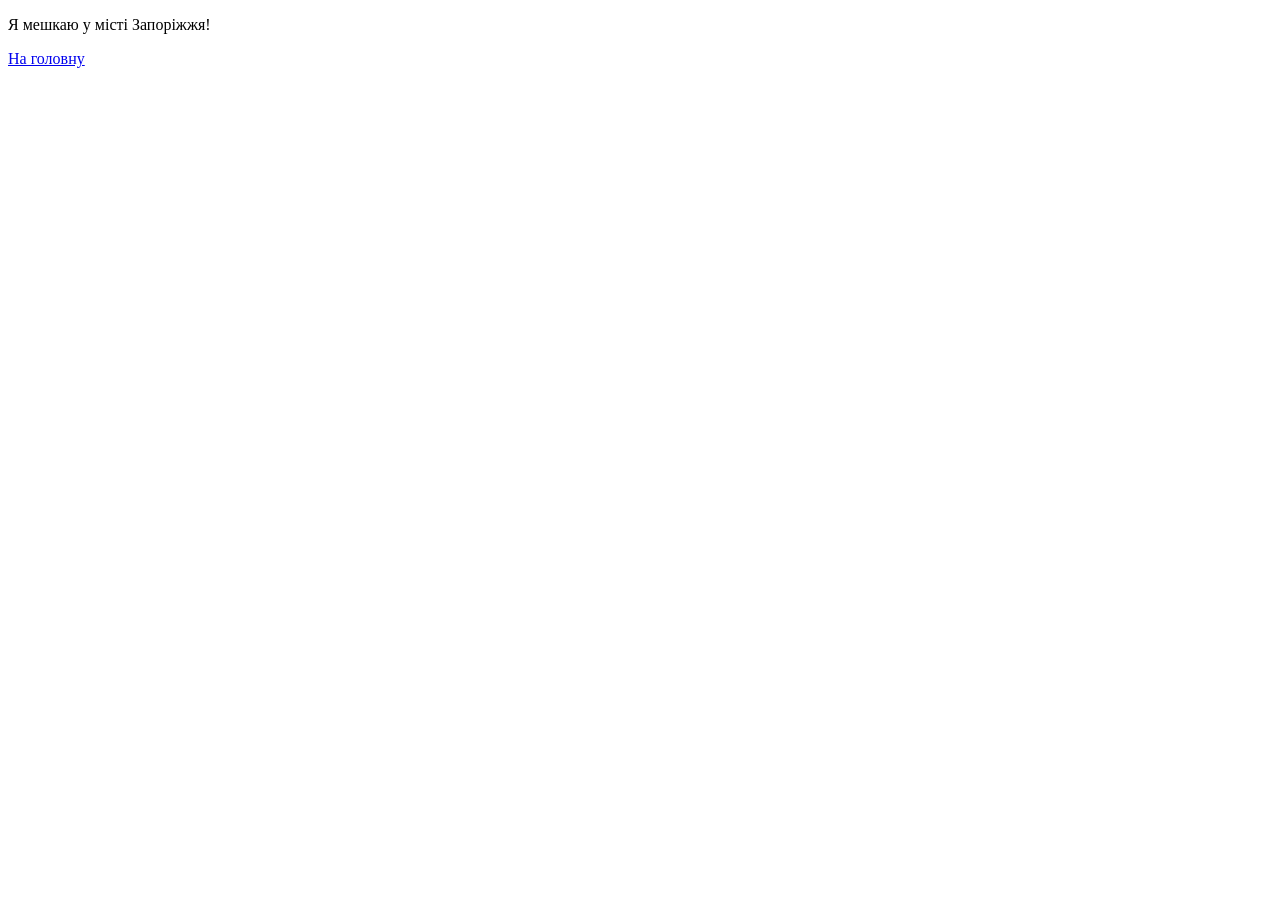
<file: homework_2/contacts.html>
<!doctype html>
<html lang="uk">
	<head>
		<meta charset="UTF-8" />
		<meta name="viewport" content="width=device-width, initial-scale=1.0" />
		<title>Contacts</title>
	</head>
	<body>
		<main>
			<div>
				<p>Я мешкаю у місті Запоріжжя!</p>
			</div>
			<a title="Натисни щоб повернутися на головну" href="index.html">На головну</a>
		</main>
	</body>
</html>
</file>
<file: homework_10/css/fonts.css>
@font-face {
	font-family: "InterDisplay";
	src: url("../fonts/InterDisplay-Regular.woff2") format("woff2");
	font-weight: 400;
	font-style: normal;
	font-display: swap;
}
@font-face {
	font-family: "InterDisplay";
	src: url("../fonts/InterDisplay-SemiBold.woff2") format("woff2");
	font-weight: 600;
	font-style: normal;
	font-display: swap;
}
</file>
<file: homework_10/css/style.css>
body {
	font-family: "InterDisplay", sans-serif;
	background-color: #ecf3f2;
}
.wrapper {
	min-height: 100%;
	overflow: clip;
}
.header {
	padding: 20px 0;
	position: sticky;
	top: 0;
	left: 0;
	z-index: 50;
}
[class*="__container"] {
	max-width: 1230px;
	margin: 0 auto;
	padding: 0 15px;
}
.header__container {
}
.header__container > *:not(:last-child) {
	margin-bottom: 15px;
}
.header__title {
	text-align: center;
}
.title {
	font-size: 26px;
	line-height: 1.7;
	color: blue;
	text-transform: capitalize;
	text-shadow: 0px 0px 5px #322a16;
	letter-spacing: 5px;
}
.title--big {
	font-size: 36px;
	font-weight: 600;
}
.header__menu {
	max-width: max-content;
	margin: 0 auto;
}
.menu {
	font-weight: 600;
	line-height: 1.4;
	text-align: center;
	background-color: yellowgreen;
	border-radius: 5px;
	padding: 0 20px;
}
.menu__body {
}
.menu__list {
}
.menu__item {
	display: inline-block;
	position: relative;
}
.menu__item::after {
	content: "";
	background: url("../img/arrow_dawn.svg") 0 0 / cover no-repeat;
	width: 30px;
	height: 30px;
	margin-left: 5px;
	margin-bottom: -5px;
}

.menu__item:not(:last-child) {
	margin-right: 20px;
}
.sub-menu,
.dropdown {
	opacity: 0;
	visibility: hidden;
}
.menu li:hover > a {
	text-decoration: underline;
	text-underline-offset: 3px;
}
.menu li:hover > ul {
	opacity: 1;
	visibility: visible;
}
.menu__link {
	color: #ecf3f2;
	font-size: 22px;
	padding: 10px 0;
}
.menu__sub-menu {
	position: absolute;
	top: 100%;
	left: 0;
	background-color: rgba(214, 254, 38, 0.95);
	border-bottom-left-radius: 10px;
	padding: 10px 0;
	width: max-content;
	max-width: 300px;
}
.sub-menu__item {
	position: relative;
}
.sub-menu__item:not(:last-child),
.dropdown__item:not(:last-child) {
	margin-bottom: 5px;
}
.sub-menu__link {
	color: blue;
	font-size: 20px;
	padding: 5px 15px;
}
.sub-menu__dropdown {
	position: absolute;
	top: 0;
	left: 100%;
	background-color: rgba(254, 38, 250, 0.95);
	border-bottom-left-radius: 5px;
	border-top-right-radius: 5px;
	border-bottom-right-radius: 5px;
	padding: 10px;
	width: max-content;
	max-width: 300px;
}
.dropdown {
}
.dropdown__item {
}
.dropdown__link {
	color: yellow;
	font-size: 18px;
	padding: 5px;
}
.page {
	padding: 20px 0;
}
.page__container {
}
.page__container > *:not(:last-child) {
	margin-bottom: 20px;
}
.page__article {
	max-width: 834px;
	margin: 0 auto;
}
.article {
	font-family: "Barlow", sans-serif;
	line-height: 1.5;
	background: #1a1a1a;
	border-radius: 12px;
	padding: 32px;
	color: #b3b3b2;
}
.article > *:not(:last-child) {
	margin-bottom: 12px;
}
.article__title {
	font-weight: 500;
	font-size: 24px;
	text-transform: uppercase;
	color: #f9efec;
}
.article__text {
}
.article__text p {
	position: relative;
	padding-left: 26px;
}
.article__text p:not(:last-child) {
	margin-bottom: 12px;
}
.article__text p::before {
	content: "";
	background: url("../img/diamond.svg") 0 0 / cover no-repeat;
	width: 16px;
	height: 16px;
	position: absolute;
	top: 4px;
	left: 0;
}
.position > *:not(:last-child) {
	margin-bottom: 15px;
}
.page__position {
}
.position {
	padding: 10px 0;
	line-height: 1.4;
}

.position__title {
}
.title-position {
	font-size: 22px;
	line-height: 1.5;
	color: #ff5202;
	text-align: center;
	text-shadow: 0px 0px 7px #322a16;
}
.title-position--big {
	font-size: 26px;
	font-weight: 600;
	letter-spacing: 3px;
}
.position__body {
}
.body-position {
}
.body-position > *:not(:last-child) {
	margin-bottom: 20px;
}
.body-position__relative {
}
.relative {
}
.relative > *:not(:last-child),
.absolute > *:not(:last-child),
.fixed > *:not(:last-child),
.sticky > *:not(:last-child) {
	margin-bottom: 15px;
}
.relative__title {
}
.relative__body,
.absolute__body,
.fixed__body,
.sticky__body,
.sticky__text-test {
	background-color: rgba(151, 121, 121, 0.75);
	padding: 20px;
	border-radius: 15px;
}
.relative__body--height {
	height: 160px;
}
.relative__block,
.absolute__block,
.fixed__block,
.sticky__block {
	padding: 20px;
	max-width: 50%;
	text-align: center;
	border-radius: 5px;
}
.relative__block {
	position: relative;
}
.relative__block--px {
	background-color: #f80707;
	top: 15px;
	left: 100px;
}
.relative__block--percent {
	background-color: #074bf8;
	top: 50%;
	left: 50%;
}
.relative__block--z-index-1 {
	background-color: #c0f807;
	top: 15px;
	left: 30%;
	z-index: 3;
}
.relative__block--z-index-2 {
	background-color: #f8d407;
	z-index: 2;
}
.relative__block--z-index-3 {
	background-color: #f87307;
	bottom: 20px;
	left: 200px;
	z-index: 1;
}
.relative__block--z-index-4 {
	background-color: #f81307;
	bottom: 40px;
	left: 30%;
	z-index: -1;
}
.body-position__absolute {
}
.absolute {
}
.absolute__title {
}
.absolute__body {
	position: relative;
}
.absolute__block {
	background-color: #fd4545;
	position: absolute;
	width: 100%;
}
.absolute__block--px {
	top: -15px;
	left: 100px;
}
.absolute__block--percent {
	top: 30%;
	left: -5%;
}
.body-position__fixed {
}
.fixed {
}
.fixed__title {
}
.fixed__body {
}
.fixed__body p {
	text-align: center;
}
.fixed__block {
	background-color: #458cfd;
	position: fixed;
	top: 50%;
	left: 27%;
	z-index: -10;
}
.body-position__sticky {
}
.sticky {
}
.sticky__title {
}
.sticky__body {
}
.sticky__block {
	vertical-align: top;
	background-color: #074bf8;
	position: sticky;
	top: 170px;
	max-width: 30%;
	display: inline-block;
	margin-right: 1.7%;
}
.sticky__text {
	display: inline-block;
	max-width: 67%;
	text-align: center;
}
.sticky__text-test {
}
.footer {
	padding: 20px 0;
	text-align: center;
	line-height: 1.5;
}
.footer__container > *:not(:last-child) {
	margin-bottom: 15px;
}
.footer__title {
}
.footer__text {
	font-size: 20px;
	color: red;
}
.footer__link {
	max-width: 87px;
}
.footer__image {
}
</file>
<file: homework_11/css/fonts.css>
@font-face {
	font-family: "InterDisplay";
	src: url("../fonts/InterDisplay-Regular.woff2") format("woff2");
	font-weight: 400;
	font-style: normal;
	font-display: swap;
}
@font-face {
	font-family: "InterDisplay";
	src: url("../fonts/InterDisplay-SemiBold.woff2") format("woff2");
	font-weight: 600;
	font-style: normal;
	font-display: swap;
}
</file>
<file: homework_11/css/style.css>
body {
	font-family: "InterDisplay", sans-serif;
	background-color: #ecf3f2;
}
.wrapper {
	min-height: 100%;
	overflow: clip;
}
.header {
	padding: 20px 0;
	position: sticky;
	top: 0;
	left: 0;
	z-index: 50;
}
[class*="__container"] {
	max-width: 1230px;
	margin: 0 auto;
	padding: 0 15px;
}
.header__container {
}
.header__container > *:not(:last-child) {
	margin-bottom: 15px;
}
.header__title {
	text-align: center;
}
.title {
	font-size: 26px;
	line-height: 1.7;
	color: blue;
	text-transform: capitalize;
	text-shadow: 0px 0px 5px #322a16;
	letter-spacing: 5px;
}
.title--big {
	font-size: 36px;
	font-weight: 600;
}
.header__menu {
	max-width: max-content;
	margin: 0 auto;
}
.menu {
	font-weight: 600;
	line-height: 1.4;
	background-color: yellowgreen;
	border-radius: 5px;
	padding: 0 20px;
	text-align: center;
}
.menu__body {
}
.menu__list {
}
.menu__item {
	display: inline-block;
	position: relative;
}
.menu__item:not(:last-child):after {
	content: "";
	background: url("../img/arrow_dawn.svg") 0 0 / cover no-repeat;
	width: 30px;
	height: 30px;
	margin-left: 5px;
	margin-bottom: -5px;
}
.menu__item:not(:last-child) {
	margin-right: 20px;
}
.sub-menu {
	opacity: 0;
	visibility: hidden;
}
.menu li:hover > a {
	text-decoration: underline;
	text-underline-offset: 3px;
}
.menu li:hover > ul {
	opacity: 1;
	visibility: visible;
}
.menu__link {
	color: #ecf3f2;
	font-size: 22px;
	padding: 10px 0;
}
.menu__sub-menu {
	position: absolute;
	top: 100%;
	left: 0;
	background-color: rgba(214, 254, 38, 0.95);
	border-bottom-left-radius: 10px;
	padding: 10px 0;
	width: max-content;
	max-width: 300px;
}
.sub-menu__item {
	position: relative;
}
.sub-menu__item:not(:last-child),
.dropdown__item:not(:last-child) {
	margin-bottom: 5px;
}
.sub-menu__link {
	color: blue;
	font-size: 20px;
	padding: 5px 15px;
}
.page {
	padding: 20px 0;
}
.page__container {
}
.page__container > *:not(:last-child) {
	margin-bottom: 20px;
}
.page__transform {
}
.transform > *:not(:last-child) {
	margin-bottom: 15px;
}
.transform__title {
}
.title-transform {
	font-size: 22px;
	line-height: 1.5;
	color: #ff5202;
	text-shadow: 0px 0px 7px #322a16;
}
.title-transform--big {
	font-size: 26px;
	font-weight: 600;
	letter-spacing: 3px;
	text-align: center;
}
.transform__body {
}
.body-transform {
}
.body-transform > *:not(:last-child) {
	margin-bottom: 50px;
}
.body-transform__translate {
}
.translate {
}
.translate,
.scale,
.rotate,
.skew,
.origin,
.perspective,
.transform3d,
.style,
.backface {
	text-align: center;
}
.translate__title,
.scale__title,
.rotate__title,
.skew__title,
.origin__title,
.perspective__title,
.transform3d__title,
.style__title,
.backface__title {
	margin-bottom: 15px;
}
.translate__body,
.scale__body,
.rotate__body,
.skew__body,
.origin__body,
.perspective__body,
.transform3d__body,
.style__body,
.backface__body {
	display: inline-block;
	width: 150px;
	height: 150px;
	background-color: green;
	vertical-align: top;
}
.translate__body:not(:last-child),
.scale__body:not(:last-child),
.rotate__body:not(:last-child),
.skew__body:not(:last-child),
.origin__body:not(:last-child),
.perspective__body:not(:last-child),
.transform3d__body:not(:last-child),
.style__body:not(:last-child),
.backface__body:not(:last-child) {
	margin-right: 100px;
}
.translate__block,
.scale__block,
.rotate__block,
.skew__block,
.origin__block,
.perspective__block,
.transform3d__block,
.style__block,
.backface__block {
	padding: 15px;
	width: 150px;
	height: 150px;
	background-color: #00f925;
	line-height: 1.4;
}
.translate__body:hover .translate__block--px {
	translate: 15px 30px;
}
.translate__body:hover .translate__block--percent {
	translate: 50% 10%;
}
.translate__body:hover .translate__block--x {
	transform: translateX(10px);
}
.translate__body:hover .translate__block--y {
	transform: translateY(25%);
}
.body-transform__scale {
}
.scale {
}
.scale__title {
}
.title-transform {
}
.scale__body {
}
.scale__block {
}
.scale__body:hover .scale__block--short {
	scale: 0.5;
}
.scale__body:hover .scale__block--average {
	scale: 0.9 1.1;
}
.scale__body:hover .scale__block--high {
	scale: 1.3;
}
.scale__body:hover .scale__block--mirror {
	scale: -1 -1;
}
.body-transform__rotate {
}
.rotate {
}
.rotate__title {
}
.title-transform {
}
.rotate__body {
}
.rotate__block {
}
.rotate__body:hover .rotate__block--clockwise {
	rotate: 40deg;
}
.rotate__body:hover .rotate__block--counterclockwise {
	rotate: -120deg;
}
.rotate__body:hover .rotate__block--x {
	transform: rotateX(45deg);
}
.rotate__body:hover .rotate__block--y {
	transform: rotateY(30deg);
}
.body-transform__skew {
}
.skew {
}
.skew__title {
}
.title-transform {
}
.skew__body {
}
.skew__block {
}
.skew__body:hover .skew__block--skew {
	transform: skew(25deg, 15deg);
}
.skew__body:hover .skew__block--x {
	transform: skewX(30deg);
}
.skew__body:hover .skew__block--y {
	transform: skewY(20deg);
}
.body-transform__origin {
}
.origin {
}
.origin__title {
}
.title-transform {
}
.origin__body {
}
.origin__block {
}
.origin__body:hover .origin__block--px {
	transform: rotate(-20deg);
	transform-origin: 300px 150px;
}
.origin__body:hover .origin__block--percent {
	transform: rotate(180deg);
	transform-origin: 25% 75%;
}
.origin__body:hover .origin__block--word {
	transform: rotate(-75deg);
	transform-origin: top right;
}
.body-transform__perspective {
}
.perspective {
}
.perspective__title {
}
.title-transform {
}
.perspective__body {
	perspective: 300px;
	background-color: rgba(0, 128, 0, 0.3);
}
.perspective__body:hover .perspective__block {
	transform: rotateX(60deg);
}
.body-transform__transform3d {
}
.transform3d {
}
.transform3d__title {
}
.title-transform {
}
.transform3d__body {
	perspective: 300px;
	background-color: rgba(0, 128, 0, 0.3);
}
.transform3d__block {
}
.transform3d__body:hover .transform3d__translate3d {
	transform: translate3D(30px, 30px, -35px);
}
.transform3d__body:hover .transform3d__block--scale3d {
	transform: scale3D(0.9, 1.1, 1);
}
.transform3d__body:hover .transform3d__block--rotate3d {
	transform: rotate3d(100, 40, 80, 60deg);
}
.transform3d__body:hover .transform3d__block--multi3d {
	transform: translate3d(20px, 20px, 40px) scale3D(1.2, 1.1, 1) rotate3d(1, 1, 1, 20deg);
}
.body-transform__style {
}
.style {
}
.style__title {
}
.title-transform {
}
.style__body {
	perspective: 300px;
	background-color: rgba(0, 128, 0, 0.3);
}
.style__block {
}
.style__body:hover .style__block--x {
	transform: rotateX(45deg);
}
.style__body:hover .style__block--y {
	transform: rotateY(45deg);
}
.body-transform__backface {
}
.backface {
}
.backface__title {
}
.title-transform {
}
.backface__body {
	perspective: 300px;
	background-color: rgba(0, 128, 0, 0.3);
}
.backface__block {
	background-color: rgba(0, 249, 37, 0.542);
}
.backface__body:hover .backface__block {
	backface-visibility: hidden;
	transform: rotateY(180deg);
}
.page__homework {
	background: url("../img/space.avif") 0 0 / cover no-repeat;
}
.spaceship {
	position: relative;
	padding: 500px 0 200px;
}
.spaceship__body {
}
.body-spaceship {
}
.body-spaceship__stars {
}
.stars {
}
.stars__item {
	position: absolute;
}
.stars__item:nth-child(1) {
	top: 100px;
	left: 100px;
	rotate: 55deg;
}
.stars__item:nth-child(2) {
	top: 250px;
	left: 500px;
	rotate: 185deg;
}
.stars__item:nth-child(3) {
	top: 200px;
	right: 200px;
	rotate: 105deg;
}
.stars__item:nth-child(4) {
	bottom: 100px;
	left: 150px;
}
.stars__item:nth-child(5) {
	bottom: 100px;
	right: 100px;
	rotate: -80deg;
}
.star {
}
.star:not(:hover) {
	scale: 0.2;
}
.star__center {
	position: relative;
	width: 50px;
	height: 50px;
	border-radius: 50%;
	background-color: #fff;
}
.star__beam {
	position: absolute;
	width: 0;
	height: 0;
	border-left: 10px solid transparent;
	border-right: 10px solid transparent;
	border-bottom: 50px solid #fff;
}
.star__beam:nth-child(1) {
	top: -48px;
	left: 15px;
}
.star__beam:nth-child(2) {
	rotate: 72deg;
	top: -17px;
	left: 57px;
}
.star__beam:nth-child(3) {
	rotate: 144deg;
	top: 37px;
	left: 43px;
}
.star__beam:nth-child(4) {
	rotate: 216deg;
	top: 35px;
	left: -15px;
}
.star__beam:nth-child(5) {
	rotate: 288deg;
	top: -17px;
	left: -28px;
}
.body-spaceship__carcase {
}
.carcase {
	position: relative;
	background-color: #00879f;
	width: 100px;
	height: 400px;
	margin: 0 auto;
	border-radius: 50% 50% 50% 50% / 75% 75% 25% 25%;
}
.carcase::before {
	content: "SHARK";
	position: absolute;
	top: 53%;
	left: -42px;
	color: #34313e;
	font-size: 50px;
	rotate: -90deg;
	letter-spacing: 5px;
}
.carcase__cabin {
	position: relative;
	top: 70px;
	left: 15px;
	width: 70px;
	height: 50px;
	background-color: #ecf3f2;
	border-radius: 15% 15% 10% 10% / 100% 100% 0% 0%;
	border: 1px solid #000;
}
.carcase__cabin:before {
	content: "";
	position: absolute;
	top: 0;
	left: 35px;
	background-color: #000;
	width: 1px;
	height: 100%;
}
.carcase__body {
}
.carcase__wing {
	position: relative;
	position: absolute;
	top: 220px;
	left: 95px;
}
.wing {
}
.wing--left {
	scale: -1 1;
	left: -345px;
}
.wing__body {
	width: 350px;
	height: 70px;
	background-color: #00879f;
	border-radius: 23% 100% 100% 0% / 0% 85% 8% 0%;
	z-index: 1;
	position: relative;
}
.wing__body::before {
	content: "";
	background: url("../img/shark.png") center / 70px no-repeat;
	position: absolute;
	top: 0;
	left: 100px;
	width: 70px;
	height: 70px;
}
.wing__weapon {
	position: relative;
	top: -110px;
	left: 50px;
	width: 12px;
	height: 85px;
	background-color: #34313e;
}
.wing__rocket {
	position: relative;
	top: -180px;
	left: 210px;
	width: 25px;
	height: 75px;
	background-color: #9f5f00;
	border-top-left-radius: 12.5px;
	border-top-right-radius: 12.5px;
}
.carcase__engine {
	position: absolute;
	bottom: 0;
	left: 10px;
	width: 80px;
	height: 40px;
	background: linear-gradient(180deg, rgba(192, 212, 167, 1) 0%, rgba(143, 0, 0, 1) 100%);
	border-radius: 29% 29% 15% 15% / 13% 13% 39% 39%;
}
.carcase:hover .carcase__engine:after {
	content: "";
	position: relative;
	top: 40px;
	left: 10px;
	width: 60px;
	height: 150px;
	border-radius: 32% 32% 50% 50% / 33% 33% 67% 67%;
	background: linear-gradient(180deg, rgba(255, 137, 10, 1) 0%, rgba(255, 247, 10, 1) 45%, rgba(255, 255, 212, 1) 100%);
	z-index: 1;
}
.footer {
	padding: 20px 0;
	text-align: center;
	line-height: 1.5;
}
.footer__container > *:not(:last-child) {
	margin-bottom: 15px;
}
.footer__title {
}
.footer__text {
	font-size: 20px;
	color: red;
}
.footer__link {
	max-width: 87px;
}
.footer__image {
}
</file>
<file: homework_13/css/style.css>
body {
	font-family: "Poppins", sans-serif;
	background-color: #b6abab;
}
.wrapper {
	min-height: 100%;
	overflow: clip;
	display: flex;
	flex-direction: column;
}
.wrapper > main {
	flex-grow: 1;
}
.header {
	padding: 20px 0;
}
[class*="__container"] {
	max-width: 1470px;
	margin: 0 auto;
	padding: 0 15px;
}
.header__container {
}
.header__container > *:not(:last-child) {
	margin-bottom: 15px;
}
.header__title {
}
.title {
	font-size: 30px;
	font-weight: 500;
	text-align: center;
	line-height: 1.7;
	color: blue;
	text-transform: capitalize;
	text-shadow: 0px 0px 5px #322a16;
	letter-spacing: 5px;
}
.title--big {
	font-size: 36px;
	font-weight: 600;
}
.page {
	background-color: #fff;
	padding: 56px 0 69px;
}
.page > *:not(:last-child) {
	margin-bottom: 56px;
}
.page__range {
}
.range {
	color: #333;
	line-height: 1.5;
}
.range__container {
}
.range__body {
}
.range__body > *:not(:last-child) {
	margin-bottom: 62.3px;
}
.range__header-section {
}
.header-section {
	text-align: center;
}
.header-section__title {
}
h2 {
	text-transform: capitalize;
}
.title-section {
	font-weight: 700;
	font-size: 32px;
}
.title-section--item {
	font-weight: 600;
	font-size: 24px;
}
.header-section__text {
	font-size: 20px;
	color: #666;
}
.range__items {
}
.items-range {
	display: flex;
	gap: 20px;
	justify-content: center;
}
.items-range__item {
}
.item-range {
}
.item-range > *:not(:last-child) {
	margin-bottom: 30px;
}
.item-range__link-image {
}
.item-range__link-image:hover ~ .item-range__title {
	color: #b88e2f;
}
.item-range__image {
	border-radius: 10px;
	will-change: transform;
	transition: transform 0.4s;
}
.item-range__image:hover {
	transform: scale(1.02);
}
.item-range__title {
	color: #333;
	text-align: center;
	will-change: color;
	transition: color 0.4s;
}
.page__products {
}
.products {
	line-height: 1.5;
	color: #3a3a3a;
}
.products__container {
}
.products__body {
}
.products__body > *:not(:last-child) {
	margin-bottom: 32px;
}
.products__header-section {
}
.header-section {
}
.header-section__title {
}
.title-section {
}
.title-section--big {
	font-weight: 700;
	font-size: 40px;
	line-height: 1.2;
}
.products__items {
}
.items-products {
	display: flex;
	flex-wrap: wrap;
	gap: 32px;
	justify-content: center;
}
.items-products__item {
}

.item-products {
	position: relative;
	flex-basis: 285px;
}

.item-products--sale {
}
.item-products--new {
}
.item-products--new::before {
	content: "New";
	position: absolute;
	top: 24px;
	right: 24px;
	display: flex;
	justify-content: center;
	align-items: center;
	color: #fff;
	width: 48px;
	height: 48px;
	border-radius: 50%;
	background-color: #2ec1ac;
}
.item-products__icon-sale {
	position: absolute;
	top: 24px;
	right: 24px;
	justify-content: center;
	align-items: center;
	color: #fff;
	width: 48px;
	height: 48px;
	border-radius: 50%;
	background-color: #e97171;
	display: none;
}
.item-products--sale .item-products__icon-sale {
	display: flex;
}
.item-products__image {
}
.item-products__description {
	background: #f4f5f7;
	padding: 16px 15px 30px 16px;
	display: flex;
	flex-direction: column;
	row-gap: 8px;
}
.item-products__title {
	line-height: 1.2;
}
.item-products__sub-title {
	font-weight: 500;
	color: #898989;
}
.item-products__price {
	font-weight: 600;
	font-size: 20px;
	display: flex;
	column-gap: 16px;
	align-items: center;
}
.item-products__price span {
	font-weight: 400;
	font-size: 16px;
	text-decoration: line-through;
	color: #b0b0b0;
	display: none;
}
.item-products--sale .item-products__price span {
	display: block;
}
.products__action {
	text-align: center;
}
.products__button {
	min-width: 245px;
}
.button-products {
	color: #b88e2f;
	border: 1px solid #b88e2f;
	background-color: #fff;
	padding: 12px 24px;
	will-change: color, background-color, border;
	transition-property: color, background-color, border;
	transition-duration: 0.4s;
	text-align: center;
}
.button-products:hover {
	color: #fff;
	background-color: #b88e2f;
	border: 1px solid #fff;
}
.item-products__selected {
	position: absolute;
	top: 0;
	left: 0;
}
.selected-products {
	background-color: rgba(58, 58, 58, 0.72);
	width: 100%;
	height: 100%;
	justify-content: center;
	align-items: center;
	display: flex;
	transform-origin: top right;
	scale: 0;
	opacity: 0;
	visibility: hidden;
	will-change: scale, opacity, visibility;
	transition:
		scale 0.4s ease-out,
		opacity 0.4s ease-out,
		visibility 0.4s ease-out;
}
.item-products:hover .selected-products {
	opacity: 1;
	visibility: visible;
	scale: 1;
}
.selected-products__body {
	text-align: center;
}
.selected-products__body > *:not(:last-child) {
	margin-bottom: 24px;
}
.selected-products__button {
	min-width: 202px;
}
.selected-products__icons {
}
.icons-products {
	display: flex;
	column-gap: 20px;
	justify-content: center;
}
.icons-products__icon {
}
.icon-products {
}
.icon-products__link {
	display: flex;
	column-gap: 2px;
	align-items: center;
}
.icon-products__image {
}
.icon-products__text {
	font-weight: 600;
	line-height: 1.5;
	color: #fff;
	will-change: color;
	transition: color 0.4s;
}
.icon-products__link:hover .icon-products__text {
	color: #b88e2f;
}
.footer {
	padding: 20px 0;
	text-align: center;
	line-height: 1.5;
}
.footer__container > *:not(:last-child) {
	margin-bottom: 15px;
}
.footer__title {
}
.footer__text {
	font-size: 20px;
	color: red;
}
.footer__link {
	max-width: 87px;
}
.footer__image {
}
</file>
<file: homework_14/css/style.css>
body {
	font-family: "Poppins", sans-serif;
	background-color: #b6abab;
}
.wrapper {
	min-height: 100%;
	overflow: clip;
	display: flex;
	flex-direction: column;
}
.wrapper > main {
	flex-grow: 1;
}
.header {
	padding: 20px 0;
}
[class*="__container"] {
	max-width: 1420px;
	margin: 0 auto;
	padding: 0 15px;
}
[class*="__container"] > *:not(:last-child) {
	margin-bottom: 20px;
}
.header__container {
}
.header__title {
}
.title {
	font-size: 30px;
	font-weight: 500;
	text-align: center;
	line-height: 1.7;
	color: blue;
	text-transform: capitalize;
	text-shadow: 0px 0px 5px #322a16;
	letter-spacing: 5px;
}
.title--big {
	font-size: 36px;
	font-weight: 600;
}
.page {
	background-color: #fff;
}
.page > *:not(:last-child) {
	margin-bottom: 20px;
}
.page__contact {
}
.contact {
	padding: 119px 52px 63px;
}
.contact__container {
}
.contact__form {
	max-width: 665px;
}
.form-contact {
	display: flex;
	flex-direction: column;
	gap: 36px;
	line-height: 1.5;
}
.form-contact__line {
	display: flex;
	flex-direction: column;
	gap: 22px;
}
.form-contact__label {
	font-weight: 500;
}
.form-contact__input,
.form-contact__textarea {
	border: 1px solid #9f9f9f;
	border-radius: 10px;
	padding: 24px 31px;
	font: inherit;
}
.form-contact__input {
}
.form-contact__input::placeholder,
.form-contact__textarea::placeholder {
	color: #9f9f9f;
	will-change: transform, opacity, visibility;
	transition-property: transform, opacity, visibility;
	transition-duration: 0.6s;
}
.form-contact__input:focus::placeholder,
.form-contact__textarea:focus::placeholder {
	transform: translateX(-100%);
	opacity: 0;
	visibility: hidden;
}
.form-contact__input:focus,
.form-contact__textarea:focus,
.form-contact__button:focus {
	outline: 2px solid red;
	outline-offset: 3px;
}
.form-contact__textarea {
	min-height: 120px;
	resize: vertical;
}
.form-contact__button,
.form-testwork__button {
	color: #fff;
	border: 1px solid #b88e2f;
	border-radius: 5px;
	min-width: 237px;
	padding: 13.75px 20px;
	background: #b88e2f;
	align-self: start;
	will-change: color, background-color;
	transition-property: color, background-color;
	transition-duration: 0.4s;
	cursor: pointer;
}
.form-contact__button:hover,
.form-testwork__button:hover {
	color: #b88e2f;
	background-color: #fff;
}
[class*="--visually-hidden"] {
	position: absolute;
	width: 1px;
	height: 1px;
	margin: -1px;
	padding: 0;
	border: 0;
	white-space: nowrap;
	clip-path: inset(100%);
	clip: rect(0 0 0 0);
	overflow: hidden;
}
.page__options {
}
.options {
	padding: 10px 0px;
}
.options__container {
}
.options__form {
}
.form-options {
}
.form-options > *:not(:last-child) {
	margin-bottom: 18px;
}
.form-options__row {
}
.form-options__row > *:not(:last-child) {
	margin-bottom: 12px;
}
.form-options__title-form {
	font-size: 14px;
	color: #9f9f9f;
}
.form-options__body {
	display: flex;
	gap: 16px;
}
.form-options__line {
}
.form-options__label {
	display: flex;
	width: 30px;
	height: 30px;
	cursor: pointer;
}
.form-options__row--size .form-options__label {
	font-size: 13px;
	justify-content: center;
	align-items: center;
	border-radius: 5px;
	background: #f9f1e7;
}
.form-options__row--color .form-options__label {
	border-radius: 50px;
}
.form-options__label--blue {
	background: #816dfa;
}
.form-options__label--black {
	background: #000;
}
.form-options__label--brown {
	background: #b88e2f;
}
.form-options__input {
	appearance: none;
}
.form-options__row--size .form-options__input:checked + .form-options__label {
	color: #fff;
	background-color: #b88e2f;
}
.form-options__input:focus-visible + .form-options__label,
.form-options__row--color .form-options__input:checked + .form-options__label {
	outline: 2px solid red;
	outline-offset: 3px;
}
.page__testwork {
}
.testwork {
	line-height: 1.5;
	padding: 50px 0;
}
.testwork__container {
}
.testwork__title {
}
.testwork__form {
}
.form-testwork {
	display: flex;
	flex-wrap: wrap;
	row-gap: 40px;
	column-gap: 40px;
}
.form-testwork__line {
	display: flex;
	flex-direction: column;
	gap: 15px;
	flex-basis: 450px;
	flex-shrink: 0;
	flex-grow: 1;
}

.form-testwork__label {
	font-size: 20px;
	font-weight: 500;
	color: #816dfa;
}
.form-testwork__input,
.form-testwork__textarea,
.form-testwork__select {
	border: 1px solid #9f9f9f;
	border-radius: 10px;
	padding: 24px 31px;
	font: inherit;
}
.form-testwork__input--color {
	min-height: 74px;
}
.form-testwork__textarea {
	min-height: 120px;
	resize: vertical;
}
.form-testwork__checkbox,
.form-testwork__options {
	display: flex;
}
.form-testwork__checkbox {
}
.form-testwork__options {
}
.form-testwork__label-checkbox,
.form-testwork__label-options {
	position: relative;
	padding-left: 34px;
	line-height: 1.5;
	cursor: pointer;
}
.form-testwork__label-checkbox::before,
.form-testwork__label-options::before {
	position: absolute;
	top: 0;
	left: 0;
	content: "";
	display: flex;
	justify-content: center;
	align-items: center;
	width: 24px;
	height: 24px;
	background-color: #b88e2f;
	border-radius: 5px;
}
.form-testwork__input-checkbox:checked + .form-testwork__label-checkbox:before,
.form-testwork__input-options:checked + .form-testwork__label-options:before {
	content: "✔";
	background-color: #00c421;
}
.form-testwork__input-checkbox {
	appearance: none;
}
.form-testwork__input-checkbox:focus-visible + .form-testwork__label-checkbox,
.form-testwork__input-options:focus-visible + .form-testwork__label-options {
	border-radius: 5px;
}

.form-testwork__label-options {
}
.form-testwork__input-options {
	appearance: none;
}
.form-testwork__select {
}
.form-testwork__line--buttons {
	display: flex;
	flex-direction: row;
	flex-wrap: wrap;
	column-gap: 50px;
	row-gap: 15px;
	/* justify-content: center; */
}
.form-testwork__button {
	flex-basis: 200px;
	flex-grow: 1;
}
.form-testwork__input:focus,
.form-testwork__textarea:focus,
.form-testwork__button:focus,
.form-testwork__select:focus,
.form-testwork__input-checkbox:focus,
.form-testwork__input-options:focus,
.form-testwork__input-checkbox:focus-visible + .form-testwork__label-checkbox,
.form-testwork__input-options:focus-visible + .form-testwork__label-options {
	outline: 2px solid red;
	outline-offset: 3px;
}
.footer {
	padding: 20px 0;
	text-align: center;
	line-height: 1.5;
}
.footer__container > *:not(:last-child) {
	margin-bottom: 15px;
}
.footer__title {
}
.footer__text {
	font-size: 20px;
	color: red;
}
.footer__link {
	max-width: 87px;
}
.footer__image {
}
</file>
<file: homework_15/css/style.css>
body {
	font-family: "Poppins", sans-serif;
	background-color: #b6abab;
}
.wrapper {
	min-height: 100%;
	overflow: clip;
	display: flex;
	flex-direction: column;
}
.wrapper > main {
	flex-grow: 1;
}
.header {
	padding: 20px 0;
}
[class*="__container"] {
	max-width: 1266px;
	margin: 0 auto;
	padding: 0 15px;
}
.header__container {
}
.header__container > *:not(:last-child) {
	margin-bottom: 15px;
}
.header__title {
}
.title {
	font-size: 30px;
	font-weight: 500;
	text-align: center;
	line-height: 1.7;
	color: blue;
	text-transform: capitalize;
	text-shadow: 0px 0px 5px #322a16;
	letter-spacing: 5px;
}
.title--big {
	font-size: 34px;
	font-weight: 600;
}
.page {
	background-color: #fff;
}

.page__products {
}
.products {
	line-height: 1.5;
	color: #3a3a3a;
	padding: 56px 0 69px;
}
.products__container {
}
.products__body {
}
.products__body > *:not(:last-child) {
	margin-bottom: 32px;
}
.products__title {
	text-transform: capitalize;
	text-align: center;
}
.title-section {
	font-weight: 700;
	font-size: 40px;
	line-height: 1.2;
}
.title-section--item {
	font-weight: 600;
	font-size: 24px;
}
.products__items {
}
.items-products {
	display: flex;
	flex-wrap: wrap;
	gap: 32px;
	justify-content: center;
}
.items-products__item {
}

.item-products {
	position: relative;
	flex-basis: 240px;
	flex-grow: 1;
	display: flex;
	flex-direction: column;
	background: #f4f5f7;
}
@media (732px < width < 1090px) {
	.item-products {
		flex-basis: 335px;
	}
}
.item-products__image-box {
	background-color: #9e9d9d;
	aspect-ratio: 285 / 301;
	overflow: hidden;
}
.item-products__image {
	object-fit: cover;
	width: 100%;
	height: 100%;
}
.item-products__description {
	padding: 16px 15px 30px 16px;
	display: flex;
	flex-direction: column;
	row-gap: 8px;
	flex-grow: 1;
}
.item-products__title {
	line-height: 1.2;
}
.item-products__text {
	font-weight: 500;
	color: #898989;
	flex-grow: 1;
}
.item-products__price {
	font-weight: 600;
	font-size: 20px;
	display: flex;
	flex-wrap: wrap-reverse;
	column-gap: 16px;
	align-items: center;
}
.item-products__price--sale {
}
.item-products__price span {
	font-weight: 400;
	font-size: 16px;
	text-decoration: line-through;
	color: #b0b0b0;
	display: none;
}
.item-products__price--sale span {
	display: block;
}
.item-products__labels {
	position: absolute;
	top: 24px;
	right: 24px;
}
.labels {
}
.labels > *:not(:last-child) {
	margin-bottom: 5px;
}
.labels__item {
	display: flex;
	justify-content: center;
	align-items: center;
	color: #fff;
	width: 48px;
	height: 48px;
	border-radius: 50%;
}
.labels__item--sale {
	background-color: #e97171;
}
.labels__item--new {
	background-color: #2ec1ac;
}
.products__action {
	text-align: center;
}
.products__button {
	min-width: 245px;
}
.button-products {
	color: #b88e2f;
	border: 1px solid #b88e2f;
	background-color: #fff;
	padding: 12px 24px;
	will-change: color, background-color, border;
	transition-property: color, background-color, border;
	transition-duration: 0.4s;
	text-align: center;
}
.button-products:hover {
	color: #fff;
	background-color: #b88e2f;
	border: 1px solid #fff;
}
.item-products__selected {
	padding: 15px 5px;
	background-color: rgba(58, 58, 58, 0.72);
}
@media (width > 1090px) {
	.item-products__selected {
		position: absolute;
		top: 0;
		left: 0;
	}
	.selected-products {
		width: 100%;
		height: 100%;
		justify-content: center;
		align-items: center;
		display: flex;
		transform-origin: top right;
		scale: 0;
		opacity: 0;
		visibility: hidden;
		will-change: scale, opacity, visibility;
		transition:
			scale 0.4s ease-out,
			opacity 0.4s ease-out,
			visibility 0.4s ease-out;
	}
	.item-products:hover .selected-products {
		opacity: 1;
		visibility: visible;
		scale: 1;
	}
}
.selected-products__body {
	text-align: center;
}
.selected-products__body > *:not(:last-child) {
	margin-bottom: 24px;
}
.selected-products__button {
	min-width: 202px;
}
.selected-products__icons {
}
.icons-products {
	display: flex;
	flex-wrap: wrap;
	column-gap: 20px;
	row-gap: 10px;
	justify-content: center;
	padding: 0 5px;
}
.icons-products__icon {
}
.icon-products {
}
.icon-products__link {
	display: flex;
	column-gap: 2px;
	align-items: center;
}
.icon-products__image {
}
.icon-products__text {
	font-weight: 600;
	line-height: 1.5;
	color: #fff;
	will-change: color;
	transition: color 0.4s;
}
.icon-products__link:hover .icon-products__text {
	color: #b88e2f;
}
.footer {
	padding: 20px 0;
	text-align: center;
	line-height: 1.5;
}
.footer__container > *:not(:last-child) {
	margin-bottom: 15px;
}
.footer__title {
}
.footer__text {
	font-size: 20px;
	color: red;
}
.footer__link {
	max-width: 87px;
}
.footer__image {
}
</file>
<file: homework_3/css/style.css>
.title {
	color: blue;
}
.big-title.title {
	color: yellow;
}
footer .title {
	color: goldenrod;
}
.list {
	color: green;
}
.large-list {
}
[class*="larg"] {
	color: rebeccapurple;
}
.medium-list {
	color: teal;
}
.small-list {
	color: turquoise;
}
.item a {
	color: grey;
}
.text {
	color: rgba(57, 35, 2, 0.6);
}
.text ~ p {
	color: rgb(152, 107, 49);
}
.text + p {
	color: rgb(229, 134, 10);
}
.country * p {
	color: black;
}
h2 ~ p {
	color: rgb(52, 37, 35);
}
.culture {
}
.culture .title {
	color: red;
}
.economy {
}
.economy .title,
.science .title {
	color: red;
}
.politics {
}
.politics .text > p {
	color: aquamarine;
}
#polit h2 {
	color: rgb(248, 209, 209);
}
.science {
}
.image {
}
</file>
<file: homework_4/css/fonts.css>
@font-face {
	font-family: "InterDisplay";
	src: url("../fonts/InterDisplay-Regular.woff2") format("woff2");
	font-weight: 400;
	font-style: normal;
	font-display: swap;
}
@font-face {
	font-family: "InterDisplay";
	src: url("../fonts/InterDisplay-Medium.woff2") format("woff2");
	font-weight: 500;
	font-style: normal;
	font-display: swap;
}
@font-face {
	font-family: "InterDisplay";
	src: url("../fonts/InterDisplay-SemiBold.woff2") format("woff2");
	font-weight: 600;
	font-style: normal;
	font-display: swap;
}
@font-face {
	font-family: "InterDisplay";
	src: url("../fonts/InterDisplay-Italic.woff2") format("woff2");
	font-weight: 400;
	font-style: italic;
	font-display: swap;
}
</file>
<file: homework_4/css/style.css>
/* @import url("fonts.css"); */
/* @import url("https://fonts.googleapis.com/css?family=Pacifico:wght@400&display=swap"); */
/* @import url("https://fonts.googleapis.com/css2?family=Philosopher:ital,wght@0,400;0,700;1,400&display=swap"); */
/* @import url("https://fonts.googleapis.com/css2?family=DM%20Sans:wght@400;700&display=swap"); */
body {
	font-family: "Philosopher", sans-serif;
	line-height: 1.4;
	color: grey;
}
.title {
	font-family: "Pacifico", sans-serif;
	font-size: 26px;
	line-height: 1.7;
	color: blue;
	text-align: center;
	text-decoration: underline;
	text-decoration-style: dashed;
	text-decoration-color: yellow;
	text-transform: capitalize;
	text-shadow: -3px -2px 8px #322a16;
	letter-spacing: 5px;
}
.big-title {
	font-size: 36px;
	text-transform: uppercase;
	text-decoration-style: wavy;
	text-decoration-color: rgb(73, 227, 27);
	text-underline-offset: 10px;
	text-shadow:
		5px 4px 5px #fdb500,
		-3px -2px 10px #f84545;
}
.list {
	font-family: "InterDisplay", sans-serif;
	font-size: 22px;
	font-weight: 600;
	color: #fdb500;
	text-align: right;
	text-decoration: underline;
	text-underline-offset: 4px;
	text-decoration-color: blueviolet;
	text-decoration-thickness: 3px;
}
.item {
}
.image {
	text-align: center;
}
.text {
	font-size: 18px;
}
.text * span {
	font-style: italic;
	text-decoration: line-through;
	text-decoration-color: rgb(255, 0, 0, 0.5);
	text-decoration-thickness: 5px;
}
.country {
}
.country .text p {
	text-transform: lowercase;
	letter-spacing: 5px;
}
.country .text span {
	font-weight: 700;
	text-transform: capitalize;
	letter-spacing: 2px;
	text-decoration-line: overline;
	color: black;
}
.flatland {
}
.flatland .text {
	text-align: justify;
	font-family: "InterDisplay", sans-serif;
	font-weight: 500;
}
.mountains {
}
.mountains .text {
	text-align: center;
	word-spacing: 10px;
}
.sea {
}
.sea .text {
	text-align: right;
	font-style: oblique;
}
footer .text {
	font-style: italic;
	font-size: 20px;
	color: red;
	text-align: center;
}
.layout {
	font-family: "DmSans", sans-serif;
}
.sub-title {
	font-size: 50px;
	color: #131313;
	line-height: 1.3;
	letter-spacing: -1.26px;
}
.sub-title span {
	color: #1aaf5b;
	font-weight: 700;
}
.layout .text {
	font-size: 20px;
	color: rgb(0, 0, 0, 0.6);
	letter-spacing: -0.5px;
}
</file>
<file: homework_5/css/fonts.css>
@font-face {
	font-family: "InterDisplay";
	src: url("../fonts/InterDisplay-Regular.woff2") format("woff2");
	font-weight: 400;
	font-style: normal;
	font-display: swap;
}
@font-face {
	font-family: "InterDisplay";
	src: url("../fonts/InterDisplay-SemiBold.woff2") format("woff2");
	font-weight: 600;
	font-style: normal;
	font-display: swap;
}
</file>
<file: homework_5/css/style.css>
body {
	font-family: "InterDisplay", sans-serif;
	font-size: 18px;
	line-height: 1.4;
}
.list {
	font-size: 22px;
	font-weight: 600;
	color: #fdb500;
	background-color: #f84545;
	margin-bottom: 15px;
	padding: 15px 40px;
}
.item {
	margin-bottom: 15px;
}
.image {
	max-width: 400px;
	margin: 0 auto 20px;
}
.indents {
	margin-bottom: 30px;
}
.padding {
	margin-bottom: 20px;
}
.padding div,
.padding span,
.padding img {
	background-color: #fdb500;
}
.padding img {
	padding: 10px 15px 20px 25px;
	display: block;
	max-width: 800px;
	margin: 0 auto;
}
.title {
	font-size: 26px;
	line-height: 1.7;
	color: blue;
	margin-bottom: 15px;
	text-align: center;
	text-decoration: underline;
	text-decoration-style: dashed;
	text-decoration-color: yellow;
	text-transform: capitalize;
	text-shadow: -3px -2px 8px #322a16;
	letter-spacing: 5px;
}
.big-title {
	font-size: 36px;
	font-weight: 600;
	margin-bottom: 20px;
	text-shadow:
		5px 4px 5px #fdb500,
		-3px -2px 10px #f84545;
}
.sub-title {
	font-size: 20px;
	color: rgb(226, 65, 2);
	text-align: center;
	text-transform: capitalize;
	margin-bottom: 12px;
}
.pd {
	margin-bottom: 10px;
}
.block-pd {
	padding: 10px 15px 20px 25px;
}
.block-pd-top {
	padding-top: 10px;
}
.block-pd-right {
	padding-right: 15px;
}
.block-pd-bottom {
	padding-bottom: 20px;
}
.block-pd-left {
	padding-left: 25px;
}
.inline-pd {
	padding: 10px 15px 20px 25px;
}
.margin {
	background-color: #fdb500;
}
.margin div,
.margin span,
.margin img {
	background-color: #179002;
}
.margin .sub-title,
.sub-title span {
	background-color: #ffffff;
}
.sub-title span {
	color: grey;
	text-transform: lowercase;
}
.margin img {
	margin: 10px 15px 20px 25px;
	max-width: 800px;
}
.block-mr {
	margin: 10px 15px 20px 25px;
}
.block-mr-top {
	margin-top: 10px;
}
.block-mr-right {
	margin-right: 15px;
}
.block-mr-bottom {
	margin-bottom: 20px;
}
.block-mr-left {
	margin-left: 25px;
}
.block-mr-left-minus {
	margin-left: -25px;
}
.inline-mr {
	margin: 10px 15px 20px 25px;
}
.width {
	margin-bottom: 30px;
}
.width div {
	background-color: #fdb500;
	margin-bottom: 10px;
	padding: 10px;
}
.block-wd {
	width: 700px;
}
.block-wd-max {
	max-width: 1000px;
}
.block-wd-min {
	min-width: 600px;
}
.block-wd-max-min {
	max-width: 1300px;
	min-width: 600px;
}
.width img {
	display: block;
	min-width: 500px;
	margin: 0 auto;
}
.height {
	margin-bottom: 30px;
}
.height div {
	background-color: #fdb500;
	margin-bottom: 10px;
	padding: 10px;
}
.block-hg {
	height: 100px;
}
.block-hg-max {
	max-height: 50px;
}
.block-hg-min {
	min-height: 80px;
}
.block-hg-max-min {
	min-height: 100px;
	max-height: 125px;
}
.height img {
	display: block;
	max-height: 500px;
	margin: 0 auto;
}
.box {
	margin-bottom: 30px;
}
.box div {
	background-color: #fdb500;
	margin-bottom: 10px;
	width: 500px;
}
.content-box {
	box-sizing: content-box;
	padding-left: 50px;
	margin-left: 50px;
}
.border-box {
	padding-left: 50px;
	margin-left: 50px;
}
.overflow {
	margin-bottom: 30px;
}
.overflow div {
	background-color: #fdb500;
	margin: 0 auto 10px;
	padding: 10px;
	max-width: 600px;
	max-height: 80px;
}
.over-hidden {
	overflow: hidden;
}
.over-clip {
	overflow: clip;
}
.over-scroll {
	overflow: scroll;
}
.over-auto {
	overflow: auto;
}
.display {
	margin-bottom: 30px;
}
.display div,
.display span {
	background-color: #fdb500;
	margin: 0 auto 10px;
	padding: 10px;
	max-width: 600px;
}
.display-block {
	display: block;
}
.display-inline p {
	display: inline;
}
.display-none {
	display: none;
}
.homework {
	margin-bottom: 30px;
}
.homework-body {
	font-family: "Poppins", sans-serif;
	background-color: #fff3e3;
	color: #333;
	max-width: 643px;
	padding: 62px 43px 37px 39px;
	margin: 0 auto;
}
.homework-sub-title {
	font-weight: 600;
	font-size: 16px;
	line-height: 1.5;
	letter-spacing: 3px;
	margin-bottom: 4px;
	text-transform: capitalize;
}
.homework-title {
	font-weight: 700;
	font-size: 52px;
	line-height: 1.25;
	color: #b88e2f;
	margin-bottom: 17px;
	text-transform: capitalize;
}
.homework-text {
	font-weight: 500;
	line-height: 1.33;
	max-width: 546px;
	margin-bottom: 46px;
}
.homework-link {
	text-align: center;
	font-weight: 700;
	font-size: 16px;
	line-height: 1.5;
	text-transform: uppercase;
	color: #fff;
	background-color: #b88e2f;
	padding: 25px 72px;
}
footer {
	padding: 10px 0 25px;
}
.footer-text {
	font-size: 20px;
	color: red;
	text-align: center;
	margin-bottom: 15px;
}
.footer-link {
	max-width: 87px;
	display: block;
	margin: 0 auto;
}
</file>
<file: homework_6/css/fonts.css>
@font-face {
	font-family: "InterDisplay";
	src: url("../fonts/InterDisplay-Regular.woff2") format("woff2");
	font-weight: 400;
	font-style: normal;
	font-display: swap;
}
@font-face {
	font-family: "InterDisplay";
	src: url("../fonts/InterDisplay-SemiBold.woff2") format("woff2");
	font-weight: 600;
	font-style: normal;
	font-display: swap;
}
</file>
<file: homework_6/css/style.css>
body {
	font-family: "InterDisplay", sans-serif;
}
.list {
	font-size: 22px;
	font-weight: 600;
	color: #fdb500;
	background-color: #f84545;
	padding: 15px 40px;
}
.item {
	margin-bottom: 15px;
}
.title {
	font-size: 26px;
	line-height: 1.7;
	color: blue;
	margin-bottom: 15px;
	text-align: center;
	text-decoration: underline;
	text-decoration-style: dashed;
	text-decoration-color: yellow;
	text-transform: capitalize;
	text-shadow: -3px -2px 8px #322a16;
	letter-spacing: 5px;
}
.big-title {
	font-size: 36px;
	font-weight: 600;
	margin-bottom: 20px;
	text-shadow:
		5px 4px 5px #fdb500,
		-3px -2px 10px #f84545;
}
.border {
	padding: 15px;
	background-color: #73730482;
}
.border div,
.outline div,
.opacity div,
.visibility div,
.background div {
	max-width: 500px;
	margin: 0 auto 20px;
}
.border div,
.outline div,
.borderrad div,
.boxshad div,
.opacity div,
.visibility div,
.background div {
	line-height: 1.5;
}
.border a {
	border-top: 1px solid #000;
	border-bottom: 3px dashed #fdb500;
}
.border span {
	border: 2px solid red;
}
.border-solid {
	border: 1px solid red;
}
.border-dotted {
	border: 2px dotted red;
}
.border-dashed {
	border: 3px dashed red;
}
.border-double {
	border: 4px double red;
}
.border-right {
	border-right: 2px solid red;
}
.border-mix {
	border-top: 1px solid #000;
	border-right: 1px dashed #f84545;
	border-bottom: 1px dotted #ffd56c;
	border-left: 1px double #322a16;
}
.border .image {
	border: 5px solid #fdb500;
}
.outline {
	padding: 15px;
	background-color: #f9f97d82;
}
.outline a {
	outline: 5px dotted #f84545;
}
.outline-solid {
	outline: 3px solid #fdb500;
}
.outline-dotted {
	outline: 3px dotted #fdb500;
}
.outline-dashed {
	outline: 3px dashed #fdb500;
}
.outline-double {
	outline: 3px double #fdb500;
	outline-offset: 3px;
}
.outline span {
	outline: 3px solid #fdb500;
}
.outline .image {
	outline: 3px double #f84545;
}
.borderrad {
	padding: 15px;
	background-color: #88883f82;
}
.borderrad div {
	max-width: 500px;
	margin-bottom: 20px;
	padding: 15px;
}
.borderrad a {
	background-color: #ffd56c;
	padding: 5px;
	border-radius: 5px;
}
.borderrad-solid {
	border: 2px solid red;
	border-radius: 20px 10px 50px 5px;
	margin-right: auto;
}
.borderrad-solid a {
	border: 3px solid #f84545;
}
.borderrad-dotted {
	border-radius: 20px 10px 5px 50px;
	outline: 2px dotted red;
	margin-left: auto;
}
.borderrad-dotted a {
	outline: 2px dotted red;
}
.borderrad-generator {
	background-color: #fff;
	margin: 0 auto;
	border-radius: 17% 83% 14% 86% / 80% 17% 83% 20%;
}
.borderrad span {
	outline: 2px solid red;
	border-radius: 10px;
}
.borderrad .image {
	margin: 0 auto;
}
.borderrad img {
	border-radius: 50%;
}
.boxshad {
	padding: 15px;
	background-color: #f9f97d82;
}
.boxshad div {
	padding: 15px;
	max-width: 500px;
	margin: 0 auto 50px;
}
.boxshad-text {
	box-shadow: 5px 5px 30px 10px green;
}
.boxshad-text-inset {
	box-shadow:
		0px 0px 30px 10px green,
		inset 0px 0px 30px 10px grey;
}
.button {
	text-align: center;
}
.button a {
	padding: 10px 15px;
	color: green;
	font-weight: 600;
	background-color: #fff;
	border: 3px solid crimson;
	border-radius: 20px;
	text-align: center;
	text-transform: uppercase;
	box-shadow:
		0 5px 0px 0px #000,
		inset 0px 0px 10px 5px grey;
}
.boxshad span {
	box-shadow: 5px 5px 30px 10px green;
}
.opacity {
	padding: 15px;
	background-color: #88883f82;
}
.opacity a {
	background-color: #ffd56c;
	padding: 5px;
	border-radius: 5px;
}
.opacity-text-min {
	opacity: 0;
}
.opacity-text-middle {
	opacity: 0.5;
}
.opacity-text-max {
}
.visibility {
	padding: 15px;
	background-color: #f9f97d82;
}
.visibility a {
	background-color: #88883f82;
	padding: 3px;
	border-radius: 3px;
}
.visibility-text-min {
	visibility: hidden;
}
.visibility-text-max {
}
.background {
	padding: 15px;
	background-image: url("../img/repeat.jpg");
	color: #fff;
}
.background h2 {
	background-image: linear-gradient(18deg, rgb(84, 84, 86) 20%, rgba(191, 21, 56, 1) 57%, rgba(20, 17, 10, 1) 100%);
}
.background div {
	padding: 15px;
	background-color: #f84545;
	background-image: url("../img/mountains.jpg");
}
.bg-text {
	background-size: 100px;
}
.background-text-repeat {
}
.background-text-repeat-no {
	background-repeat: no-repeat;
}
.background-text-repeat-x {
	background-repeat: repeat-x;
}
.background-text-repeat-y {
	background-repeat: repeat-y;
}
.background-text-position {
	background-repeat: no-repeat;
	/* background-position: 70px 60px; */
	/* background-position: right top; */
	/* background-position: center; */
	/* background-position: 20% 10%; */
	background-position: 50%;
}
.background-text-attachment {
	background-repeat: no-repeat;
	background-attachment: fixed;
}
.background-text-size-contain {
	background-repeat: no-repeat;
	background-size: contain;
}
.background-text-size-cover {
	background-size: cover;
	background-position: center;
}
.bg-clip {
	background-position: center;
	background-size: cover;
}
.background-text-clip {
	border: 10px dashed rgba(143, 67, 67, 1);
	background-clip: padding-box;
}
.background-text-clip-hack {
	background-clip: text;
	color: transparent;
}
#univ {
	background:
		url("../img/tablet.jpg") 20% 15% / 50px no-repeat,
		url("../img/mountains.jpg") center / 160px no-repeat,
		linear-gradient(194deg, rgba(135, 180, 58, 1) 0%, rgba(253, 29, 29, 1) 50%, rgba(252, 176, 69, 1) 100%);
}
.homework {
	padding: 15px 0;
	background-color: #af9042;
}
.furniro {
	font-family: "Poppins", sans-serif;
	background: url("../img/bg_1.jpg") center / cover no-repeat;
	color: #000;
	font-weight: 500;
	line-height: 1.5;
	padding: 61px 0 97px;
	margin-bottom: 20px;
}
.container {
	max-width: 1440px;
	margin: 0 auto;
	padding: 0 15px;
	text-align: center;
}
.furniro-logo {
	margin-bottom: -16px;
}
.furniro-title {
	font-size: 48px;
}
.breadcrumbs {
	font-size: 0;
}
.breadcrumbs-item {
	font-size: 16px;
	display: inline-block;
	font-weight: 300;
	margin-right: 6px;
}
.breadcrumbs-link {
	font-weight: 500;
	padding-right: 26px;
	background: url("../img/arrow.svg") right / 20px no-repeat;
	min-height: 20px;
}
.catalyst {
	font-family: "Barlow", sans-serif;
	background: #030303 url("../img/bg_2.png") center / cover no-repeat;
	color: #fff;
	line-height: 1.5;
	padding: 94px 0 85px;
	margin-bottom: 20px;
}
.catalyst-title {
	font-weight: 800;
	font-size: 64px;
	line-height: 1.5;
	text-transform: uppercase;
	color: #f9efec;
	margin-bottom: 17px;
}
.catalyst-link {
	font-family: "Roboto Flex", sans-serif;
	font-weight: 500;
	line-height: 1.5;
	text-transform: capitalize;
	text-align: center;
	border-radius: 12px;
	padding: 13px 24px;
	min-width: 235px;
	background: #0a84ff;
}
.article {
	font-family: "Barlow", sans-serif;
	max-width: 834px;
	margin: 0 auto;
	padding: 32px;
	color: #b3b3b2;
	line-height: 1.5;
	background: #1a1a1a;
	border-radius: 12px;
}
.article h3 {
	font-weight: 500;
	font-size: 24px;
	text-transform: uppercase;
	color: #f9efec;
	margin-bottom: 12px;
}
.article p {
	margin-bottom: 24px;
}
.article ul {
	margin-bottom: 24px;
}
.article li {
	margin-bottom: 12px;
	padding-left: 26px;
	background: url("../img/icon.svg") left 4px / 16px no-repeat;
	min-height: 16px;
}
footer {
	padding: 10px 0 25px;
	background-color: #aefcf7;
}
.footer-text {
	font-size: 20px;
	color: red;
	text-align: center;
	margin-bottom: 15px;
}
.footer-link {
	max-width: 87px;
	display: block;
	margin: 0 auto;
}
</file>
<file: homework_7/css/fonts.css>
@font-face {
	font-family: "InterDisplay";
	src: url("../fonts/InterDisplay-Regular.woff2") format("woff2");
	font-weight: 400;
	font-style: normal;
	font-display: swap;
}
@font-face {
	font-family: "InterDisplay";
	src: url("../fonts/InterDisplay-SemiBold.woff2") format("woff2");
	font-weight: 600;
	font-style: normal;
	font-display: swap;
}
</file>
<file: homework_7/css/style.css>
body {
	font-family: "InterDisplay", sans-serif;
}
header {
	padding: 20px 0;
	background: url("../img/header_bg.webp") center / cover no-repeat;
}
main {
	padding: 20px 0;
	background-color: #efeff1;
}
.list {
	font-size: 22px;
	font-weight: 600;
	color: #000dfd;
	max-width: 1440px;
	margin: 0 auto;
	padding: 20px;
}
.item:not(:last-child) {
	margin-bottom: 25px;
}
.item a {
	padding: 5px 10px;
	background-color: yellow;
	border-radius: 5px;
	text-decoration: underline;
}
.item a:focus-visible {
	outline: 2px solid red;
	text-decoration: none;
}
.item a:hover {
	text-decoration: none;
	background-color: #000dfd;
	color: yellow;
}
.item a:active {
	color: #f84545;
}
.title {
	font-size: 26px;
	line-height: 1.7;
	color: blue;
	text-transform: capitalize;
	text-shadow: 0px 0px 5px #322a16;
	letter-spacing: 5px;
}
.big-title {
	font-size: 36px;
	font-weight: 600;
	text-align: center;
	margin-bottom: 20px;
	text-shadow:
		5px 4px 5px #fdb500,
		-3px -2px 10px #f84545;
}
.container {
	padding: 20px 30px;
	max-width: 700px;
	margin: 0 auto 20px;
	background-color: #fdb500;
	border-radius: 25px;
	text-align: center;
}
.container > div:not(:last-child) {
	margin-bottom: 20px;
}
.container > div > *:not(:last-child) {
	margin-bottom: 10px;
}
.container a {
	font-size: 20px;
	font-weight: 600;
	line-height: 1.5;
	color: #aefcf7;
	text-decoration: underline;
	text-underline-offset: 5px;
}
.container .text {
	line-height: 1.4;
}
.hover {
}
.hover a:not(:last-child) {
	margin-right: 10px;
}
.hover a:hover {
	color: #1c8f88;
	text-decoration: none;
}
.hover a:nth-of-type(2):hover span {
	color: red;
}
.hover a:nth-of-type(3) span:hover {
	color: red;
}
.active {
}
.active a:active {
	color: red;
}
.visited {
}
.visited a:visited {
	color: grey;
}
.focus {
}
.focus a:focus-visible {
	outline: 1px solid red;
	text-decoration: none;
	border-radius: 5px;
}
.target {
}
.target .text {
	display: none;
	background-color: #aefcf7;
	border-radius: 5px;
}
.target .text:target {
	display: block;
}
.childs {
}
.childs span,
.not span,
.has span {
	display: inline-block;
}
.childs .text > *:not(:last-child),
.not .text > *:not(:last-child),
.has .text > *:not(:last-child) {
	margin-bottom: 10px;
}
.childs .text:first-of-type::after,
.has .text:first-of-type::after {
	content: "";
	display: block;
	height: 2px;
	background-color: #fff;
	max-width: 75%;
	margin: 10px auto 0;
	border-radius: 1px;
}
/* .childs .text:first-of-type p:first-child {
	color: green;
} */
.childs .text:first-of-type p:first-of-type {
	color: green;
}
/* .childs .text:first-of-type p:last-child {
	color: #1c8f88;
} */
.childs .text:first-of-type p:last-of-type {
	color: #1c8f88;
}
/* .childs .text:first-of-type p:nth-child(2) {
	color: #f84545;
} */
.childs .text:first-of-type p:nth-of-type(2) {
	color: #f84545;
}
/* .childs .text:first-of-type p:nth-child(4) {
	color: #f84545;
} */
.childs .text:first-of-type p:nth-of-type(4) {
	color: #f84545;
}
.childs .text:last-of-type p:nth-of-type(odd) {
	color: yellowgreen;
}
.childs .text:last-of-type p:nth-of-type(even) {
	color: rgb(205, 50, 166);
}
.childs .text:last-of-type p:nth-of-type(3n + 1) {
	color: rgb(134, 76, 242);
}
.not {
}
.not .text > *:not(span) {
	color: red;
}
.has {
}
.has .text:has(span) {
	color: red;
}
.pseudoelements {
}
.pseudoelements-list {
	font-size: 18px;
	line-height: 1.4;
	font-weight: 600;
	display: inline-block;
}
.pseudoelements-item {
}
.pseudoelements-item:not(:last-child) {
	margin-bottom: 10px;
}
.pseudoelements-item::before {
	content: "";
	width: 10px;
	height: 10px;
	background-color: #000dfd;
	margin-right: 5px;
	margin-bottom: 2px;
}
.pseudoelements-item:hover::before {
	background-color: red;
	border-radius: 50%;
}
.homework {
	padding: 0 20px;
}
.homework > *:not(:last-child) {
	margin-bottom: 20px;
}
.homework .title {
	text-align: center;
}
.layout {
	font-family: "DM Sans", sans-serif;
	line-height: 1.3;
	max-width: 474px;
	margin: 0 auto;
	background-color: #fff;
}
.layout > * {
	margin-bottom: 20px;
}
.layout-title {
	font-size: 50px;
	letter-spacing: -1.26px;
	color: #131313;
}
.layout-title span {
	font-weight: 700;
	color: #1aaf5b;
}
.layout-title:before {
	content: "";
	display: block;
	border-radius: 2px;
	width: 169px;
	height: 4px;
	background: linear-gradient(90deg, #12ff46 0%, #000 100%);
	margin-bottom: 17px;
}
.layout-text {
	font-size: 20px;
	line-height: 1.4;
	letter-spacing: -0.5px;
	opacity: 0.6;
	padding-right: 14px;
	margin-bottom: 58px;
}
.layout-link {
	font-weight: 700;
	font-size: 17px;
	text-align: center;
	letter-spacing: -0.43px;
	color: #fff;
	background-color: #1aaf5b;
	border-top-right-radius: 18px;
	padding: 25px 40px 23px;
}
.layout-link:after {
	content: "";
	background: url("../img/arrow.svg");
	width: 20px;
	height: 10px;
	margin-left: 18px;
}
.layout-link:hover {
	background: linear-gradient(90deg, #12ff46 0%, #000 100%);
}
.layout > *:last-child {
	margin-bottom: 0px;
}
.game {
	margin: 0 auto;
	width: 1000px;
	height: 600px;
	background: url("../img/story.png") center / cover no-repeat;
}
.game div {
	background-color: rgba(255, 255, 255, 0.5);
}
.game div:not(:first-child) {
	visibility: hidden;
}
.game div:not(:nth-child(13)):hover + div,
.game div:nth-child(9):hover ~ div:nth-child(14),
.game div:hover {
	visibility: visible;
}
.game div:first-child {
	width: 40px;
	height: 120px;
	margin-left: 80px;
}
.game div:first-child:after {
	content: "";
	background: url("../img/start.png") center / cover no-repeat;
	width: 40px;
	height: 70px;
	margin-left: 40px;
}
.game div:nth-child(2) {
	width: 540px;
	height: 40px;
	margin-left: 80px;
	border-top-right-radius: 20px;
	border-bottom-left-radius: 20px;
}
.game div:nth-child(3) {
	width: 40px;
	height: 80px;
	margin-left: 580px;
}
.game div:nth-child(4) {
	width: 160px;
	height: 40px;
	margin-left: 580px;
	border-bottom-right-radius: 20px;
	border-bottom-left-radius: 20px;
}
.game div:nth-child(5) {
	width: 40px;
	height: 120px;
	margin-left: 700px;
	margin-top: -160px;
}
.game div:nth-child(6) {
	width: 240px;
	height: 40px;
	margin-left: 700px;
	margin-top: -160px;
	border-top-right-radius: 20px;
	border-top-left-radius: 20px;
}
.game div:nth-child(7) {
	width: 40px;
	height: 240px;
	margin-left: 900px;
}
.game div:nth-child(8) {
	width: 800px;
	height: 40px;
	margin-left: 140px;
	border-bottom-right-radius: 20px;
}
.game div:nth-child(9) {
	width: 40px;
	height: 280px;
	margin-left: 100px;
	margin-top: -160px;
	border-top-left-radius: 20px;
	border-bottom-left-radius: 20px;
}
.game div:nth-child(10) {
	width: 340px;
	height: 40px;
	margin-left: 140px;
	margin-top: -280px;
}
.game div:nth-child(11) {
	width: 40px;
	height: 280px;
	margin-left: 480px;
	margin-top: -40px;
	border-top-right-radius: 20px;
	border-bottom-left-radius: 20px;
}
.game div:nth-child(12) {
	width: 340px;
	height: 40px;
	margin-left: 520px;
	margin-top: -40px;
}
.game div:nth-child(13) {
	width: 40px;
	height: 120px;
	margin-left: 860px;
	margin-top: -40px;
	border-top-right-radius: 20px;
}
.game div:nth-child(13):hover:after {
	content: "";
	background: url("../img/finish.png") center / cover no-repeat;
	width: 80px;
	height: 80px;
	margin-left: -20px;
	margin-top: 40px;
}
.game div:nth-child(14) {
	width: 170px;
	height: 40px;
	margin-left: 140px;
	margin-top: -120px;
}
.game div:nth-child(14):hover:after {
	content: "";
	background: url("../img/grave.jpg") center / cover no-repeat;
	width: 60px;
	height: 60px;
	margin-left: 170px;
	margin-top: -10px;
	border-radius: 10px;
}

footer {
	padding: 10px 0 25px;
	background-color: #caf0ee;
	text-align: center;
}
footer div > *:not(:last-child) {
	margin-bottom: 15px;
}
.footer-text {
	font-size: 20px;
	color: red;
}
.footer-link {
	max-width: 87px;
	display: block;
	margin: 0 auto;
}
</file>
<file: homework_8/css/fonts.css>
@font-face {
	font-family: "InterDisplay";
	src: url("../fonts/InterDisplay-Regular.woff2") format("woff2");
	font-weight: 400;
	font-style: normal;
	font-display: swap;
}
@font-face {
	font-family: "InterDisplay";
	src: url("../fonts/InterDisplay-SemiBold.woff2") format("woff2");
	font-weight: 600;
	font-style: normal;
	font-display: swap;
}
</file>
<file: homework_8/css/style.css>
body {
	font-family: "InterDisplay", sans-serif;
	background-color: #aeaef4;
}
header {
	padding: 20px 0;
}
main {
	padding: 20px;
	font-size: 20px;
	line-height: 1.6;
}
main > *:not(:last-child) {
	margin-bottom: 30px;
}
.title {
	font-size: 26px;
	font-weight: 600;
	text-align: center;
	line-height: 1.7;
	color: blue;
	text-transform: capitalize;
	text-shadow: 0px 0px 5px #322a16;
	letter-spacing: 5px;
}
.big-title {
	font-size: 36px;
}
main .text span {
	color: red;
}
div:not(:first-child) > *:not(:last-child) {
	margin-bottom: 15px;
}
div:first-child .text {
	display: inline-block;
}
div:first-child > *:not(:last-child) {
	margin-right: 10px;
}
.item:not(:last-child) {
	margin-bottom: 10px;
}
.item {
	padding-left: 38px;
	min-height: 28px;
}
.item:first-child {
	background: url("../img/account_alert.svg") 0 0 / 28px no-repeat;
}
.item:nth-child(2) {
	background: url("../img/search.svg") 0 0 / 28px no-repeat;
}
.item:nth-child(3) {
	background: url("../img/heart.svg") 0 0 / 28px no-repeat;
}
.item:last-child {
	background: url("../img/shopping.svg") 0 0 / 28px no-repeat;
}
picture {
	display: inline-block;
}
div > img {
	border-radius: 10px;
}
footer {
	padding: 10px 0 25px;
	background-color: #caf0ee;
	text-align: center;
}
footer div > *:not(:last-child) {
	margin-bottom: 15px;
}
.footer-text {
	font-size: 20px;
	color: red;
}
.footer-link {
	max-width: 87px;
	display: block;
	margin: 0 auto;
}
</file>
<file: homework_9/css/fonts.css>
@font-face {
	font-family: "InterDisplay";
	src: url("../fonts/InterDisplay-Regular.woff2") format("woff2");
	font-weight: 400;
	font-style: normal;
	font-display: swap;
}
@font-face {
	font-family: "InterDisplay";
	src: url("../fonts/InterDisplay-SemiBold.woff2") format("woff2");
	font-weight: 600;
	font-style: normal;
	font-display: swap;
}
</file>
<file: homework_9/css/style.css>
body {
	font-family: "InterDisplay", sans-serif;
	line-height: 1.5;
	background-color: #ecf3f2;
}
.header {
	padding: 20px 0;
	text-align: center;
}
[class*="__container"] {
	max-width: 1230px;
	margin: 0 auto;
	padding: 0 15px;
}
.header__container {
}
.header__title {
}
.title {
	font-size: 26px;
	line-height: 1.7;
	color: blue;
	text-transform: capitalize;
	text-shadow: 0px 0px 5px #322a16;
	letter-spacing: 5px;
}
.title--big {
	font-size: 36px;
	font-weight: 600;
}
.page {
	padding: 20px 0;
}
.footer {
	padding: 20px 0;
	text-align: center;
}
.footer__container > *:not(:last-child) {
	margin-bottom: 15px;
}
.footer__title {
}
.footer__text {
	font-size: 20px;
	color: red;
}
.footer__link {
	max-width: 87px;
}
.footer__image {
}
</file>
